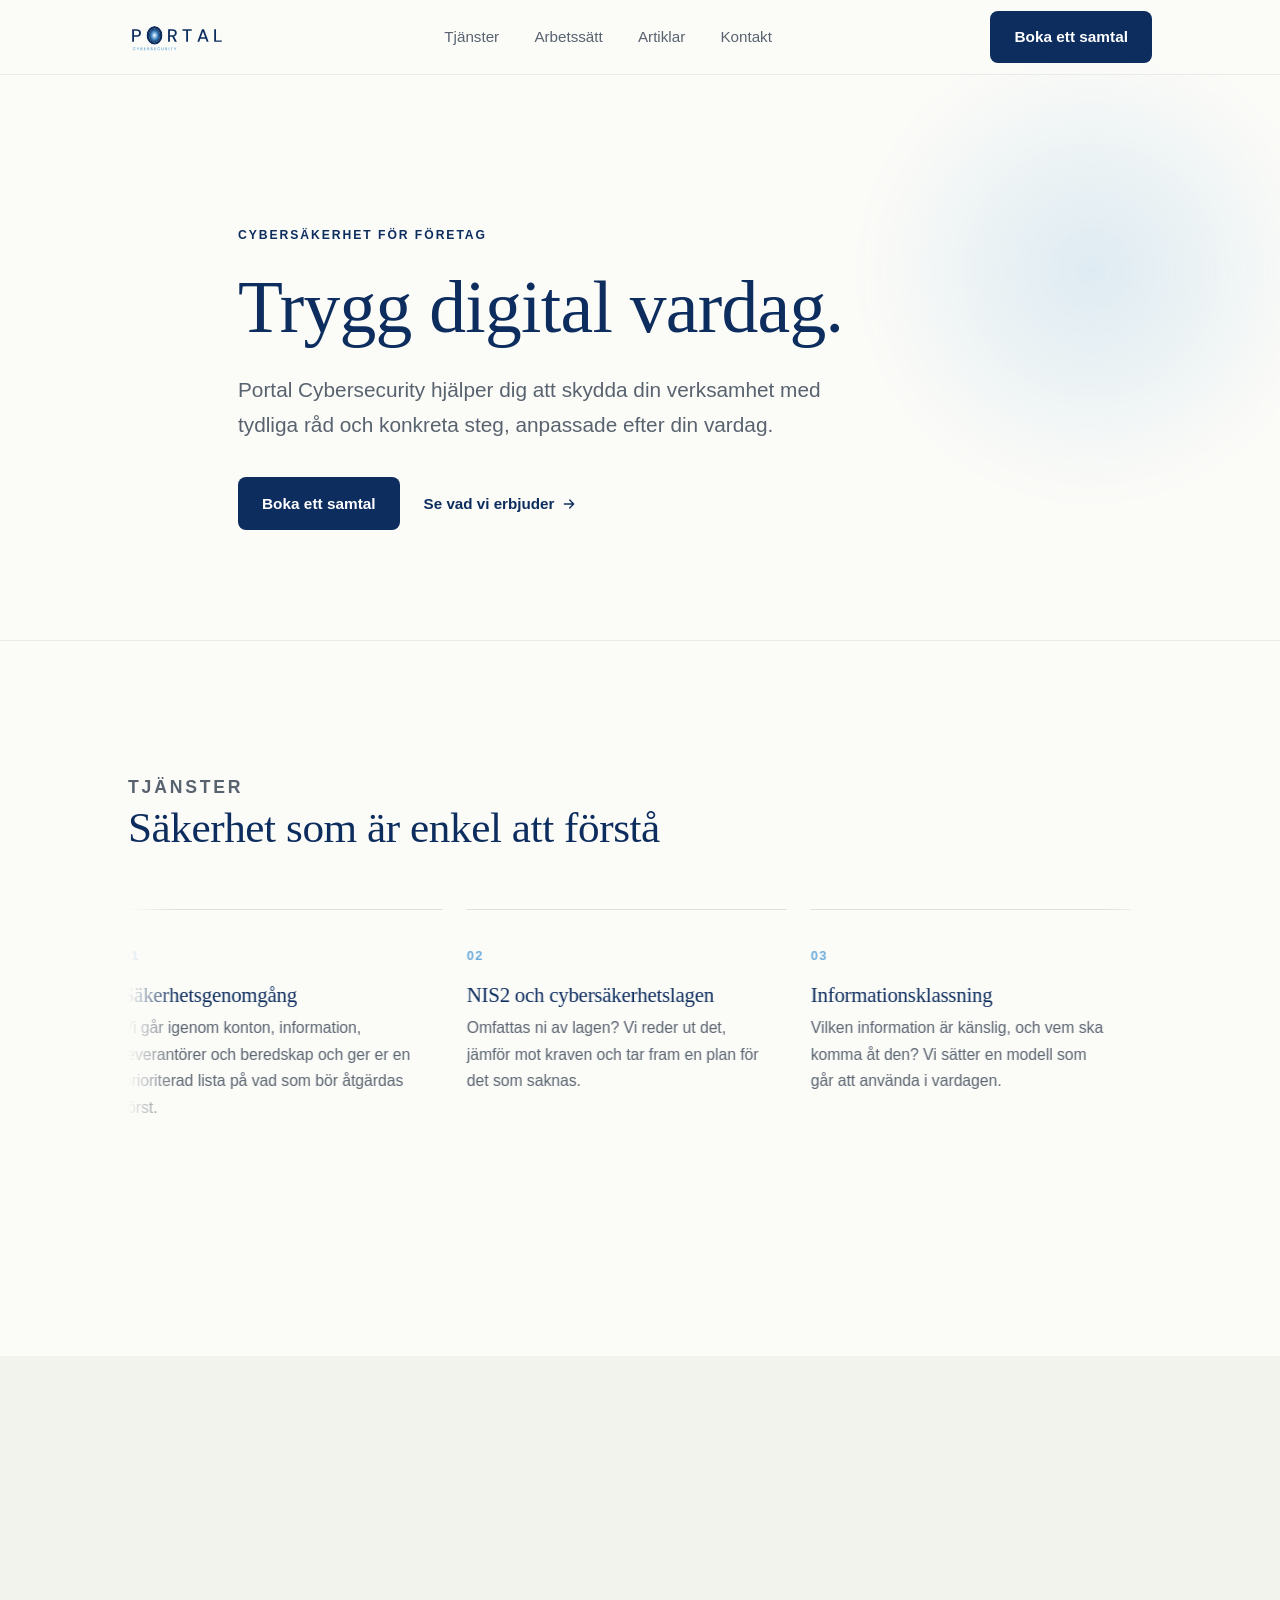
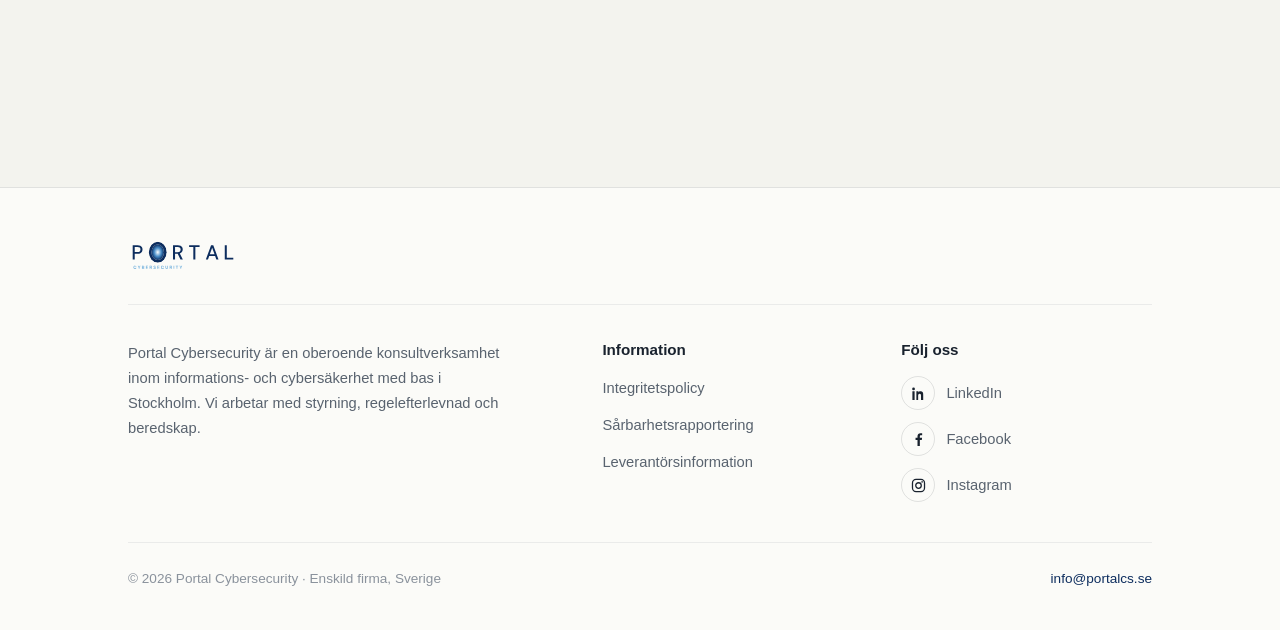
<file: index.html>
<!DOCTYPE html>
<html lang="sv">
<head>
  <meta charset="UTF-8">
  <meta http-equiv="Content-Security-Policy" content="default-src 'self'; script-src 'self'; style-src 'self'; font-src 'none'; img-src 'self'; connect-src 'none'; object-src 'none'; frame-src 'none'; base-uri 'self'; form-action 'none'; manifest-src 'self'; worker-src 'none'; media-src 'none'; upgrade-insecure-requests; require-trusted-types-for 'script'; trusted-types portal-html">
  <meta name="referrer" content="strict-origin-when-cross-origin">
  <meta name="viewport" content="width=device-width, initial-scale=1.0">
  <title>Portal Cybersecurity — Praktisk cybersäkerhet för företag</title>
	<link rel="canonical" href="https://portalcs.se/">

  <meta name="description" content="Portal Cybersecurity hjälper företag och privatpersoner med praktisk cybersäkerhet. Tydliga råd och konkreta steg, anpassade efter din vardag.">
  <meta property="og:title" content="Portal Cybersecurity">
  <meta property="og:description" content="Praktisk cybersäkerhet för företag och privatpersoner.">
  <meta property="og:type" content="website">
  <meta property="og:image" content="https://portalcs.se/bilder/og-image.png">

  <!-- Ikoner & mobilfärg -->
  <link rel="icon" href="bilder/favicon.svg" type="image/svg+xml">
  <link rel="icon" href="bilder/favicon.ico" sizes="32x32">
  <link rel="apple-touch-icon" href="bilder/apple-touch-icon.png">
  <link rel="manifest" href="site.webmanifest">
  <meta name="theme-color" content="#0d2d5e">

  <link rel="stylesheet" href="css/style.css">
  
</head>
<body>

  <div data-include="header"></div>

  <main>
    <!-- HERO -->
    <section class="hero">
      <div class="container">
        <p class="eyebrow reveal">Cybersäkerhet för företag</p>
        <h1 class="reveal">Trygg digital vardag.</h1>
        <p class="lead reveal">Portal Cybersecurity hjälper dig att skydda din verksamhet med tydliga råd och konkreta steg, anpassade efter din vardag.</p>
        <div class="hero-cta reveal">
          <a class="btn btn-primary" href="#kontakt">Boka ett samtal</a>
          <a class="link-arrow" href="#tjanster">Se vad vi erbjuder
            <svg viewBox="0 0 24 24" fill="none" stroke="currentColor" stroke-width="2" stroke-linecap="round" stroke-linejoin="round"><path d="M5 12h14M13 6l6 6-6 6"/></svg>
          </a>
        </div>
      </div>
    </section>

    <hr class="rule">

    <!-- TJÄNSTER -->
    <section id="tjanster">
      <div class="container" data-rail data-rail-speed="35">

        <div class="section-head reveal">
          <p class="eyebrow">Tjänster</p>
          <h2>Säkerhet som är enkel att förstå</h2>
        </div>

        <div class="rail-viewport" data-rail-viewport tabindex="0" role="group" aria-label="Våra tjänster">
          <div class="services services-rail" data-rail-track>

            <article class="service">
              <span class="num">01</span>
              <h3>Säkerhetsgenomgång</h3>
              <p>Vi går igenom konton, information, leverantörer och beredskap och ger er en prioriterad lista på vad som bör åtgärdas först.</p>
            </article>

            <article class="service">
              <span class="num">02</span>
              <h3>NIS2 och cybersäkerhetslagen</h3>
              <p>Omfattas ni av lagen? Vi reder ut det, jämför mot kraven och tar fram en plan för det som saknas.</p>
            </article>

            <article class="service">
              <span class="num">03</span>
              <h3>Informationsklassning</h3>
              <p>Vilken information är känslig, och vem ska komma åt den? Vi sätter en modell som går att använda i vardagen.</p>
            </article>

            <article class="service">
              <span class="num">04</span>
              <h3>Kontinuitet och incidenthantering</h3>
              <p>Frågan är inte om något går sönder, utan hur snabbt ni är igång igen. Vi tar fram planerna och testar dem innan de behövs.</p>
            </article>

            <article class="service">
              <span class="num">05</span>
              <h3>Policyer och rutiner</h3>
              <p>Styrande dokument som beskriver hur ni faktiskt arbetar, inte hyllvärmare. Konkreta och möjliga att följa.</p>
            </article>

            <article class="service">
              <span class="num">06</span>
              <h3>Säkerhetskrav vid inköp</h3>
              <p>Vi hjälper er ställa rätt krav på leverantörer och system, och att följa upp att kraven faktiskt uppfylls.</p>
            </article>

          </div>
        </div>

        <div class="rail-nav reveal">
          <button class="rail-btn" type="button" data-rail-prev aria-label="Bläddra bakåt">
            <svg viewBox="0 0 24 24" fill="none" stroke="currentColor" stroke-width="2" stroke-linecap="round" stroke-linejoin="round" aria-hidden="true"><path d="M19 12H5M11 18l-6-6 6-6"/></svg>
          </button>
          <button class="rail-btn" type="button" data-rail-toggle aria-pressed="false" aria-label="Pausa eller återuppta bläddringen">
            <svg class="icon-pause" viewBox="0 0 24 24" fill="none" stroke="currentColor" stroke-width="2" stroke-linecap="round" aria-hidden="true"><path d="M9 5v14M15 5v14"/></svg>
            <svg class="icon-play" viewBox="0 0 24 24" fill="currentColor" stroke="none" aria-hidden="true"><path d="M7 4.5l13 7.5-13 7.5z"/></svg>
          </button>
          <button class="rail-btn" type="button" data-rail-next aria-label="Bläddra framåt">
            <svg viewBox="0 0 24 24" fill="none" stroke="currentColor" stroke-width="2" stroke-linecap="round" stroke-linejoin="round" aria-hidden="true"><path d="M5 12h14M13 6l6 6-6 6"/></svg>
          </button>
        </div>
        
      </div>
    </section>

    <!-- ARBETSSÄTT -->
    <section id="arbetssatt" class="alt-bg">
      <div class="container">
        <div class="section-head reveal">
          <p class="eyebrow">Arbetssätt</p>
          <h2>Tydligt, prioriterat och utan genvägar</h2>
        </div>
        <div class="principles">
          <div class="principle reveal">
            <div class="tick"><svg viewBox="0 0 24 24" fill="none" stroke="currentColor" stroke-width="2" stroke-linecap="round" stroke-linejoin="round"><path d="M20 6 9 17l-5-5"/></svg></div>
            <h3>Tydlighet</h3>
            <p>Råd utan teknisk jargong. Du ska förstå vad vi gör och varför.</p>
          </div>
          <div class="principle reveal">
            <div class="tick"><svg viewBox="0 0 24 24" fill="none" stroke="currentColor" stroke-width="2" stroke-linecap="round" stroke-linejoin="round"><path d="M20 6 9 17l-5-5"/></svg></div>
            <h3>Det viktigaste först</h3>
            <p>Vi börjar med åtgärderna som ger störst effekt — inte de dyraste.</p>
          </div>
          <div class="principle reveal">
            <div class="tick"><svg viewBox="0 0 24 24" fill="none" stroke="currentColor" stroke-width="2" stroke-linecap="round" stroke-linejoin="round"><path d="M20 6 9 17l-5-5"/></svg></div>
            <h3>Grundat i riktlinjer</h3>
            <p>Lösningar som vilar på etablerade riktlinjer och sunt förnuft.</p>
          </div>
        </div>
      </div>
    </section>

    <!-- SENASTE ARTIKLAR -->
    <section>
      <div class="container">
        <div class="section-head reveal">
          <p class="eyebrow">Artiklar</p>
          <h2>Kunskap att ta med sig</h2>
        </div>
        <div class="article-list" data-latest-articles="3"></div>
        <div class="reveal articles-more">
          <a class="link-arrow" href="artiklar.html">Alla artiklar
            <svg viewBox="0 0 24 24" fill="none" stroke="currentColor" stroke-width="2" stroke-linecap="round" stroke-linejoin="round"><path d="M5 12h14M13 6l6 6-6 6"/></svg>
          </a>
        </div>
      </div>
    </section>

    <!-- KONTAKT -->
    <section id="kontakt" class="contact alt-bg">
      <div class="container">
        <p class="eyebrow reveal">Kontakt</p>
        <h2 class="reveal">Vill du komma igång?</h2>
        <p class="reveal">Boka ett samtal så går vi igenom dina behov tillsammans.</p>
        <div class="reveal"><a class="btn btn-primary" href="mailto:info@portalcs.se">Skicka ett mejl</a></div>
      </div>
    </section>
  </main>

  <div data-include="footer"></div>

  <script src="js/partials.js"></script>
  <script src="js/articles.js"></script>
  <script src="js/main.js"></script>
</body>
</html>
</file>
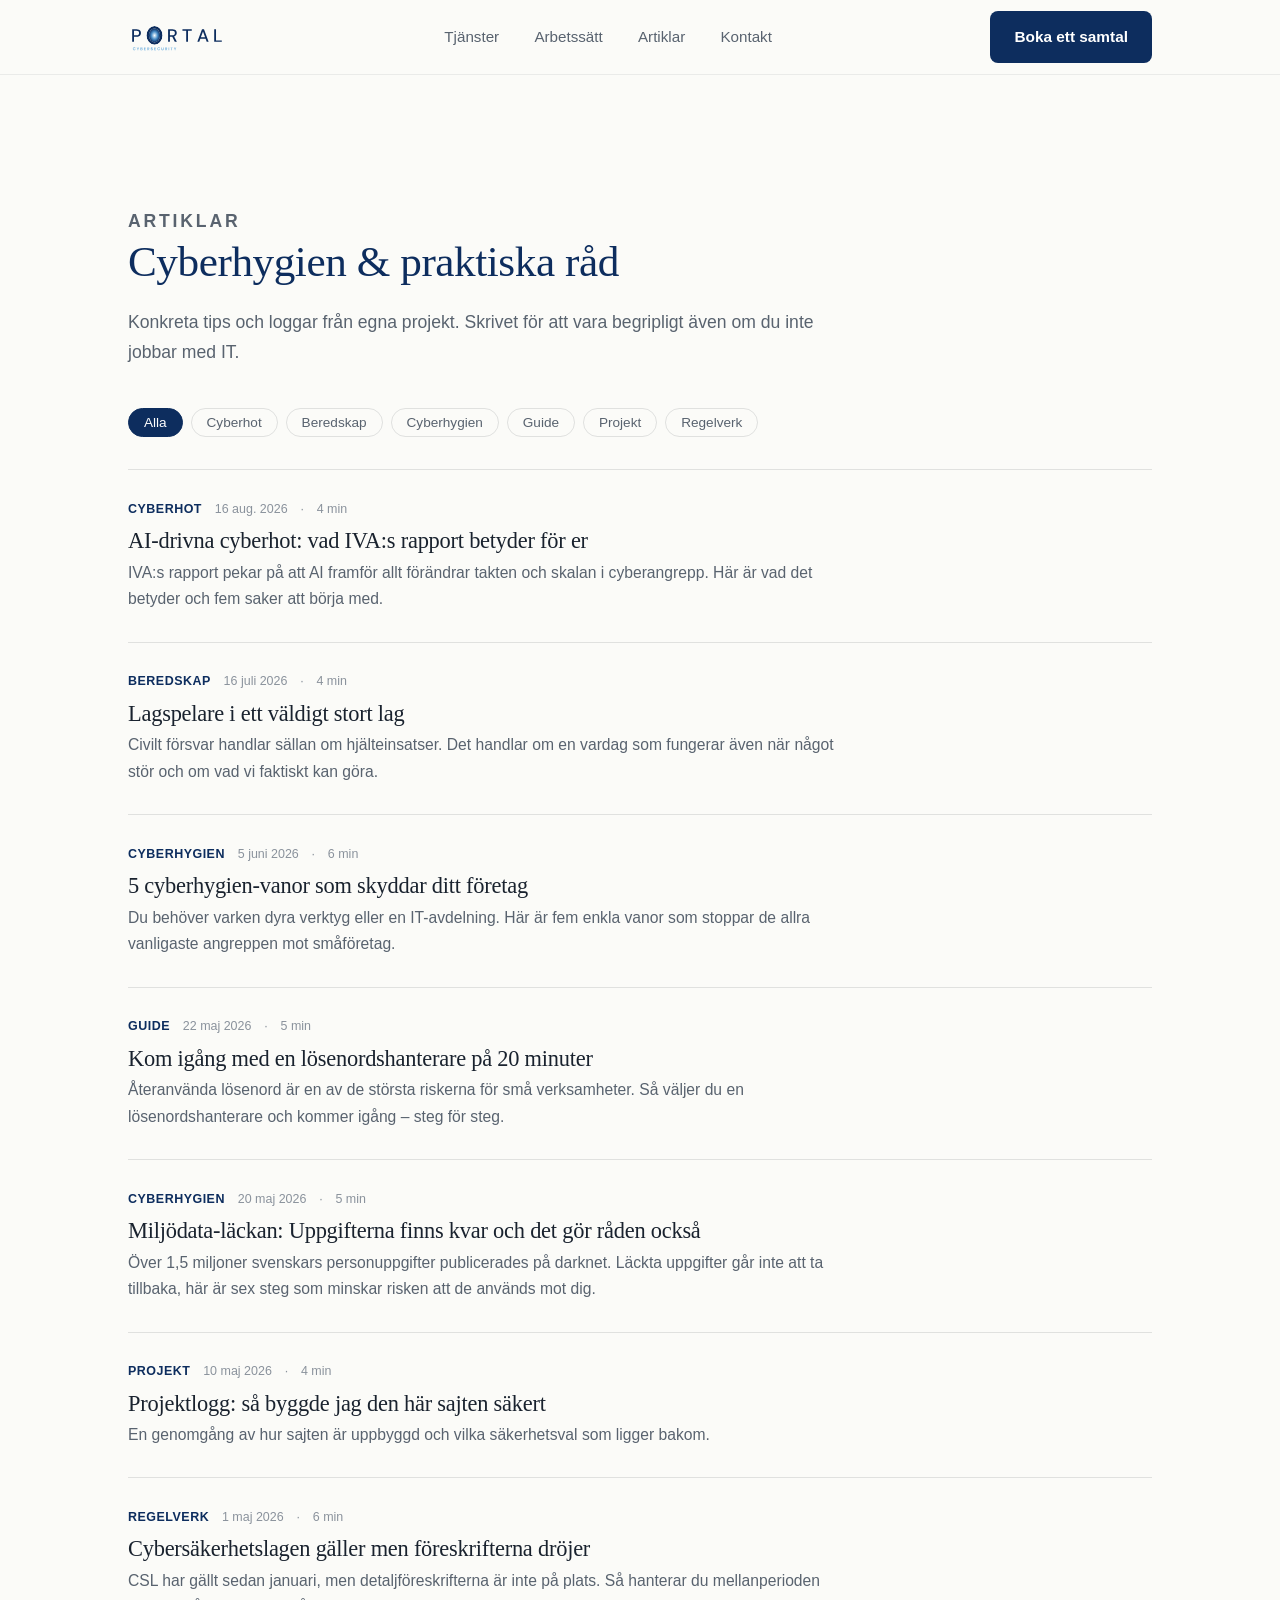
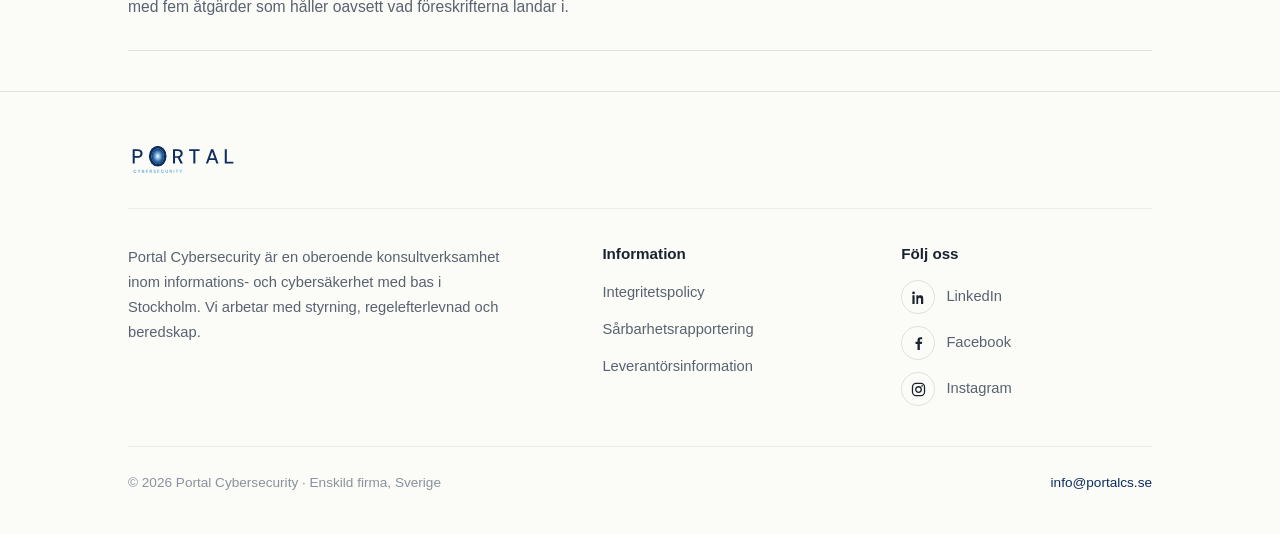
<file: artiklar.html>
<!DOCTYPE html>
<html lang="sv">
<head>
  <meta charset="UTF-8">
  <meta http-equiv="Content-Security-Policy" content="default-src 'self'; script-src 'self'; style-src 'self'; font-src 'none'; img-src 'self'; connect-src 'none'; object-src 'none'; frame-src 'none'; base-uri 'self'; form-action 'none'; manifest-src 'self'; worker-src 'none'; media-src 'none'; upgrade-insecure-requests; require-trusted-types-for 'script'; trusted-types portal-html">
  <meta name="referrer" content="strict-origin-when-cross-origin">
  <meta name="viewport" content="width=device-width, initial-scale=1.0">
  <title>Artiklar — Portal Cybersecurity</title>
	<link rel="canonical" href="https://portalcs.se/artiklar.html">

  <meta property="og:description" content="Artiklar om cyberhygien, praktiska säkerhetstips och it-säkerhet från Portal Cybersecurity.">
  <meta property="og:title" content="Artiklar — Portal Cybersecurity">
  <meta property="og:image" content="https://portalcs.se/bilder/og-image.png">
  <meta property="og:type" content="website">

  <meta name="description" content="Artiklar om cyberhygien, praktiska säkerhetstips och projektloggar från Portal Cybersecurity.">

  <!-- Ikoner & mobilfärg -->
  <link rel="icon" href="bilder/favicon.svg" type="image/svg+xml">
  <link rel="icon" href="bilder/favicon.ico" sizes="32x32">
  <link rel="apple-touch-icon" href="bilder/apple-touch-icon.png">
  <link rel="manifest" href="site.webmanifest">
  <meta name="theme-color" content="#0d2d5e">

  <link rel="stylesheet" href="css/style.css">
</head>
<body>

  <div data-include="header"></div>

  <main>
    <section class="articles-section">
      <div class="container">
        <div class="section-head reveal section-head--compact">
          <p class="eyebrow">Artiklar</p>
          <h2>Cyberhygien &amp; praktiska råd</h2>
          <p>Konkreta tips och loggar från egna projekt. Skrivet för att vara begripligt även om du inte jobbar med IT.</p>
        </div>
        <div class="filters" data-filters></div>
        <div class="article-list" data-all-articles></div>
      </div>
    </section>
  </main>

  <div data-include="footer"></div>

  <script src="js/partials.js"></script>
  <script src="js/articles.js"></script>
  <script src="js/main.js"></script>
</body>
</html>
</file>
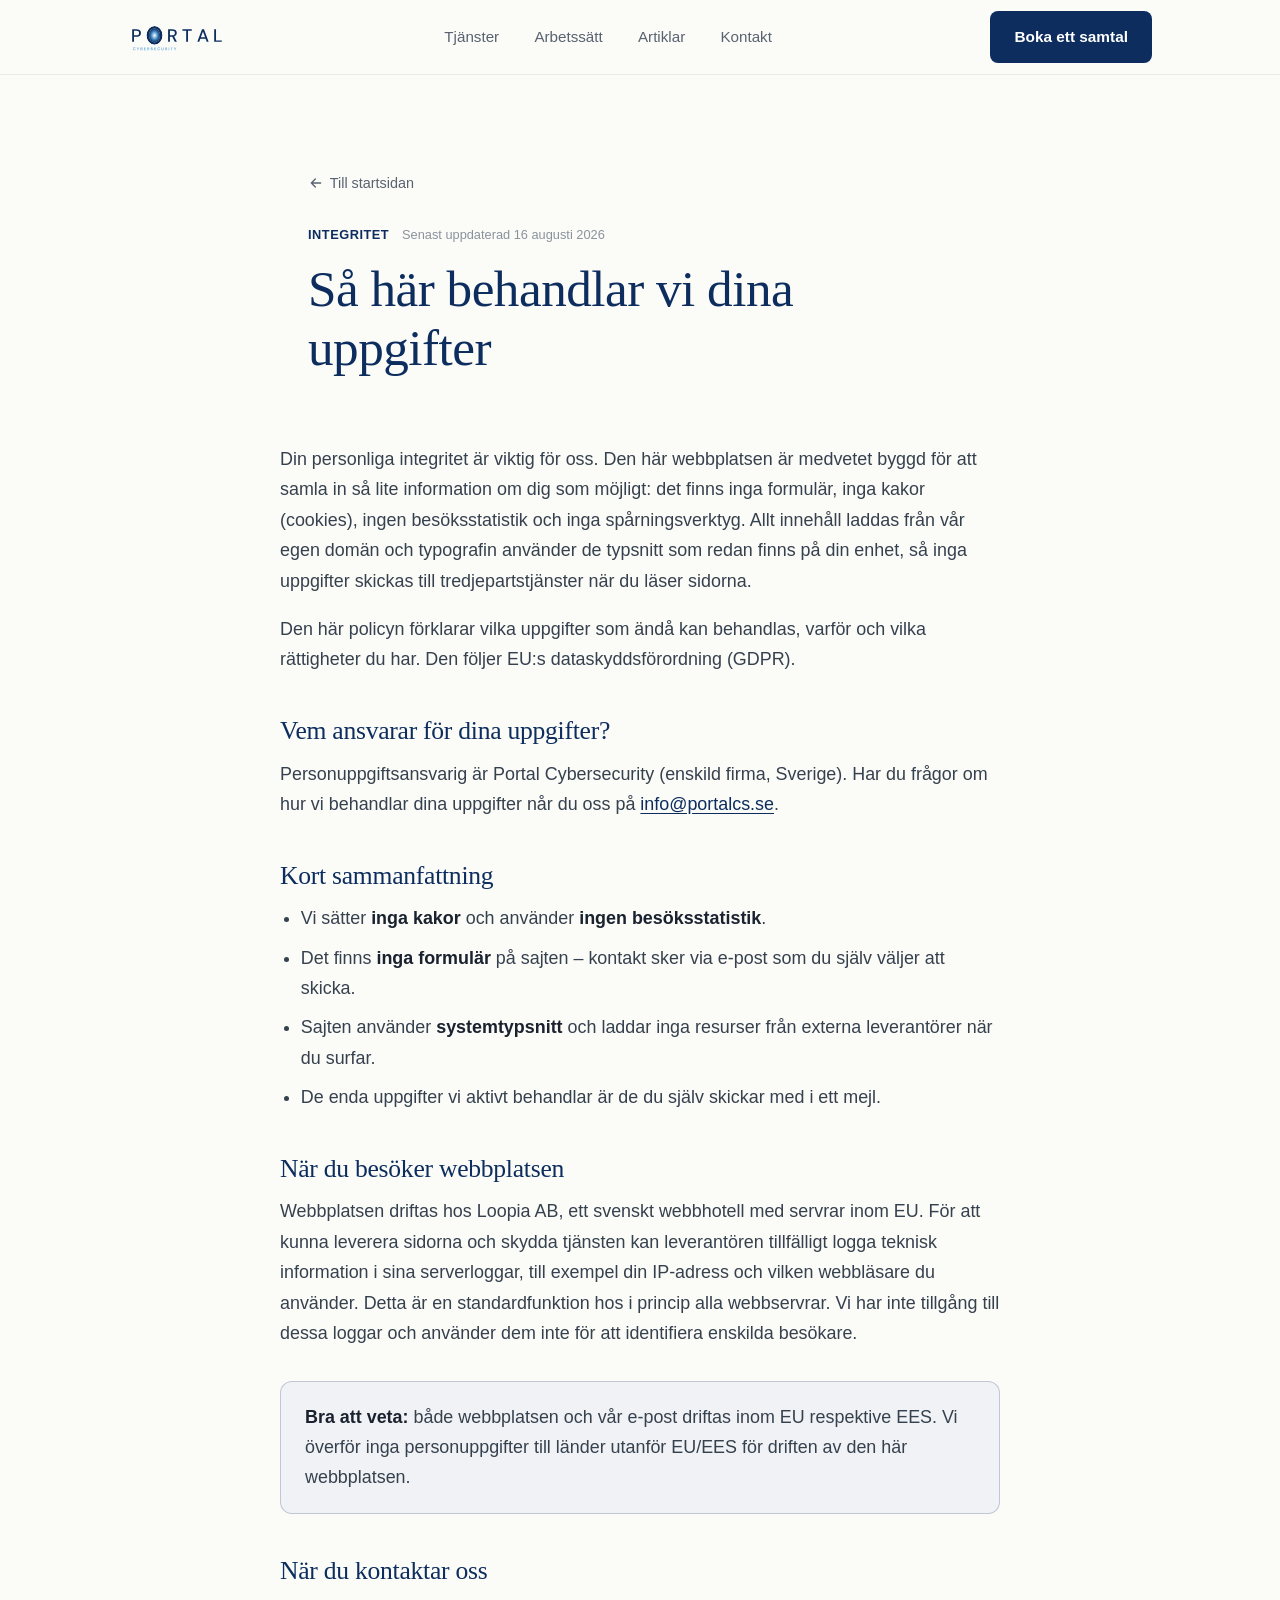
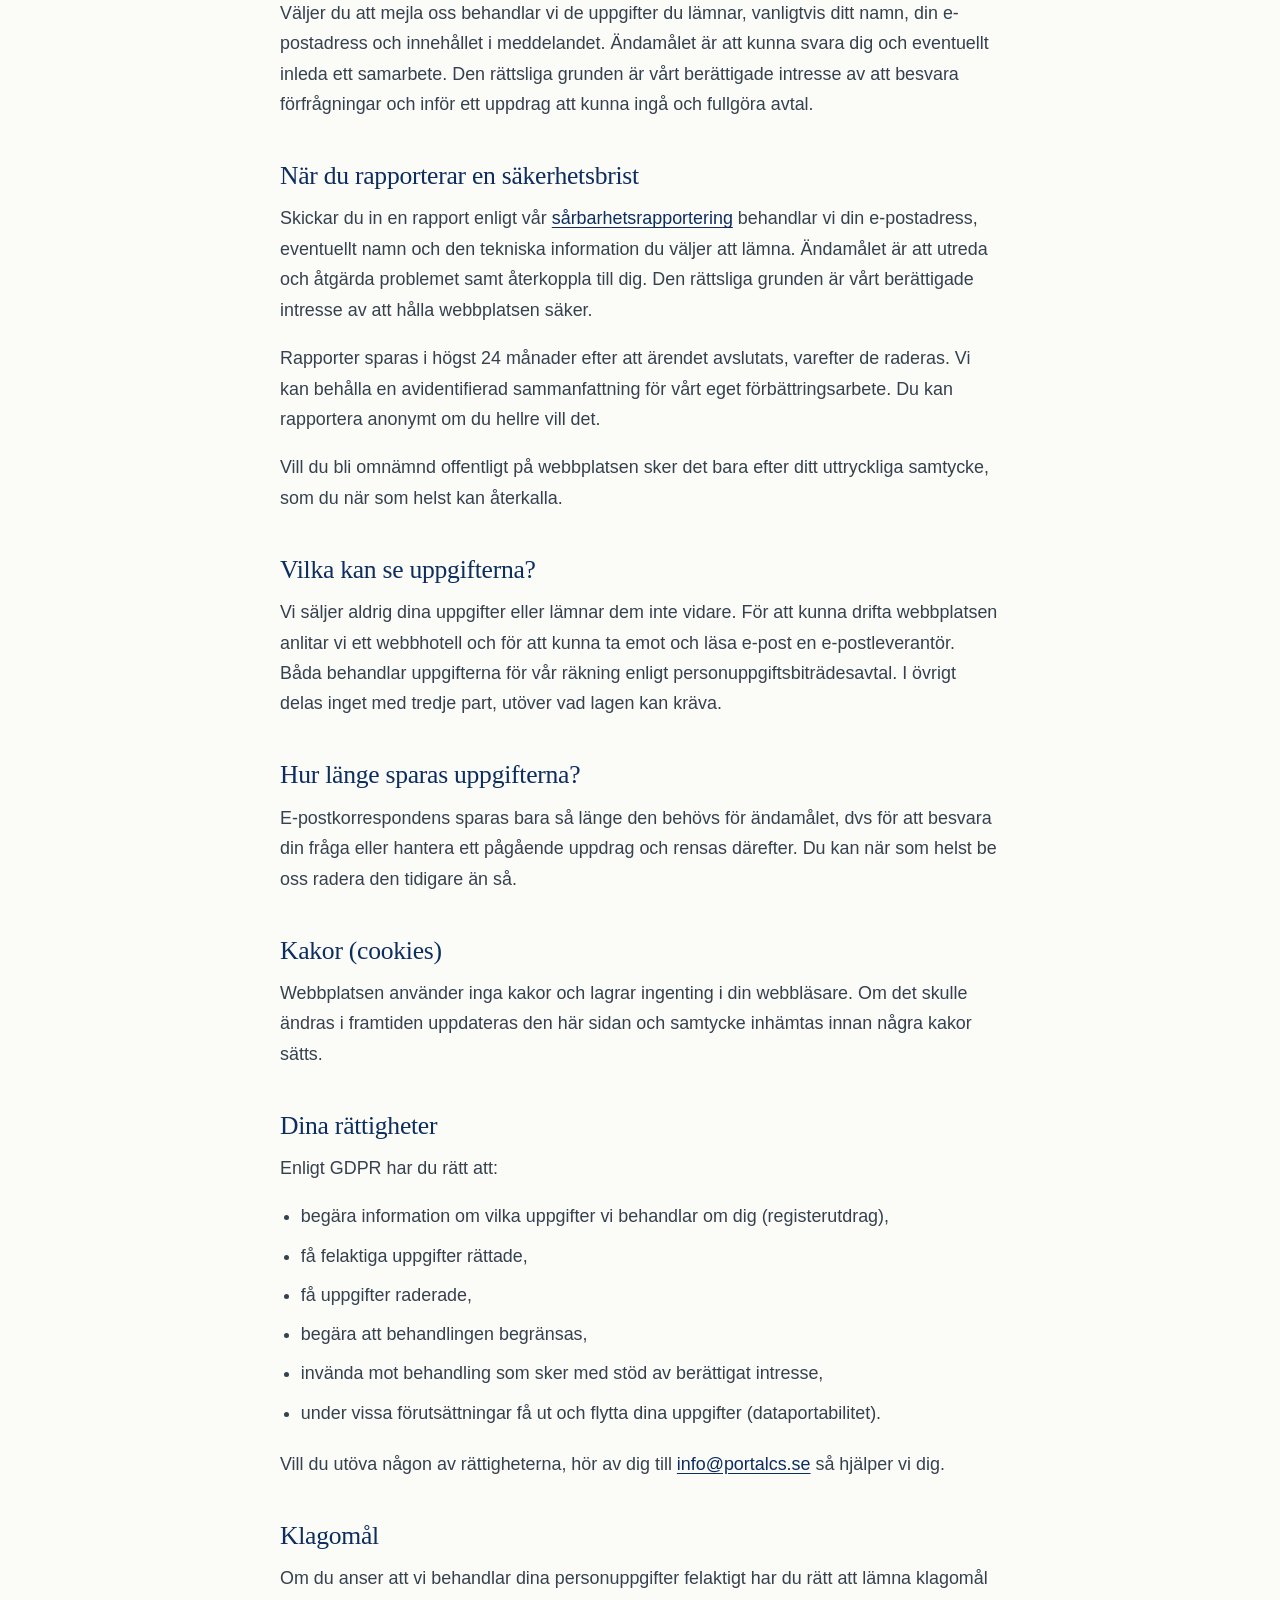
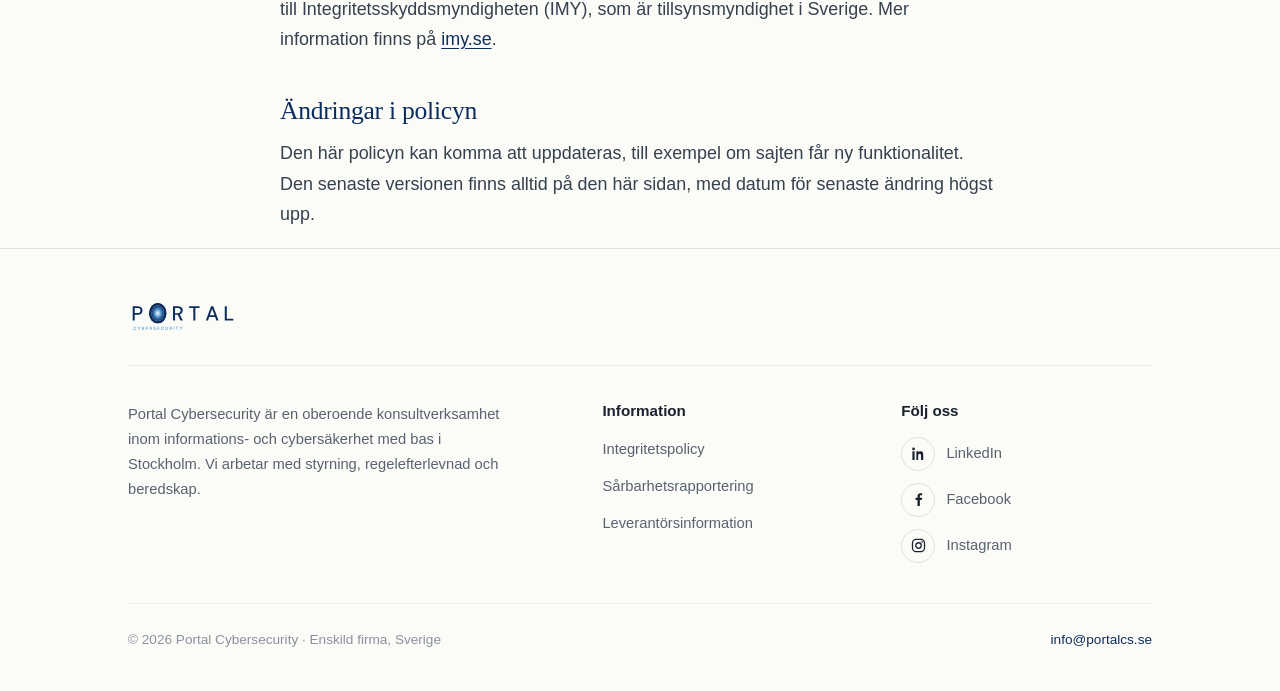
<file: integritetspolicy.html>
<!DOCTYPE html>
<html lang="sv">
<head>
  <meta charset="UTF-8">
  <meta http-equiv="Content-Security-Policy" content="default-src 'self'; script-src 'self'; style-src 'self'; font-src 'none'; img-src 'self'; connect-src 'none'; object-src 'none'; frame-src 'none'; base-uri 'self'; form-action 'none'; manifest-src 'self'; worker-src 'none'; media-src 'none'; upgrade-insecure-requests; require-trusted-types-for 'script'; trusted-types portal-html">
  <meta name="referrer" content="strict-origin-when-cross-origin">
  <meta name="viewport" content="width=device-width, initial-scale=1.0">
  <title>Så här behandlar vi dina uppgifter — Portal Cybersecurity</title>
	<link rel="canonical" href="https://portalcs.se/integritetspolicy.html">

  <meta name="description" content="Integritetspolicy för Portal Cybersecurity. Så här behandlar vi dina personuppgifter, kort sagt: så lite som möjligt.">
  <meta property="og:title" content="Så här behandlar vi dina uppgifter — Portal Cybersecurity">
  <meta property="og:description" content="Integritetspolicy för Portal Cybersecurity.">
  <meta property="og:type" content="website">
  <meta property="og:image" content="https://portalcs.se/bilder/og-image.png">

  <!-- Ikoner & mobilfärg -->
  <link rel="icon" href="bilder/favicon.svg" type="image/svg+xml">
  <link rel="icon" href="bilder/favicon.ico" sizes="32x32">
  <link rel="apple-touch-icon" href="bilder/apple-touch-icon.png">
  <link rel="manifest" href="site.webmanifest">
  <meta name="theme-color" content="#0d2d5e">

  <link rel="stylesheet" href="css/style.css">
</head>
<body>

  <div data-include="header"></div>

  <main>
    <article>
      <div class="article-hero">
        <div class="container">
          <a class="back-link" href="index.html">
            <svg viewBox="0 0 24 24" fill="none" stroke="currentColor" stroke-width="2" stroke-linecap="round" stroke-linejoin="round"><path d="M19 12H5M11 18l-6-6 6-6"/></svg>
            Till startsidan
          </a>
          <div class="article-meta">
            <span class="tag">Integritet</span>
            <span>Senast uppdaterad 16 augusti 2026</span>
          </div>
          <h1>Så här behandlar vi dina uppgifter</h1>
        </div>
      </div>

      <div class="container">
        <div class="prose">
          <p>Din personliga integritet är viktig för oss. Den här webbplatsen är medvetet byggd för att samla in så lite information om dig som möjligt: det finns inga formulär, inga kakor (cookies), ingen besöksstatistik och inga spårningsverktyg. Allt innehåll laddas från vår egen domän och typografin använder de typsnitt som redan finns på din enhet, så inga uppgifter skickas till tredjepartstjänster när du läser sidorna.</p>

          <p>Den här policyn förklarar vilka uppgifter som ändå kan behandlas, varför och vilka rättigheter du har. Den följer EU:s dataskyddsförordning (GDPR).</p>

          <h2>Vem ansvarar för dina uppgifter?</h2>
          <p>Personuppgiftsansvarig är Portal Cybersecurity (enskild firma, Sverige). Har du frågor om hur vi behandlar dina uppgifter når du oss på <a href="mailto:info@portalcs.se">info@portalcs.se</a>.</p>

          <h2>Kort sammanfattning</h2>
          <ul>
            <li>Vi sätter <strong>inga kakor</strong> och använder <strong>ingen besöksstatistik</strong>.</li>
            <li>Det finns <strong>inga formulär</strong> på sajten – kontakt sker via e-post som du själv väljer att skicka.</li>
            <li>Sajten använder <strong>systemtypsnitt</strong> och laddar inga resurser från externa leverantörer när du surfar.</li>
            <li>De enda uppgifter vi aktivt behandlar är de du själv skickar med i ett mejl.</li>
          </ul>

          <h2>När du besöker webbplatsen</h2>
          <p>Webbplatsen driftas hos Loopia AB, ett svenskt webbhotell med servrar inom EU. För att kunna leverera sidorna och skydda tjänsten kan leverantören tillfälligt logga teknisk information i sina serverloggar, till exempel din IP-adress och vilken webbläsare du använder. Detta är en standardfunktion hos i princip alla webbservrar. Vi har inte tillgång till dessa loggar och använder dem inte för att identifiera enskilda besökare.</p>

          <div class="callout">
            <p><strong>Bra att veta:</strong> både webbplatsen och vår e-post driftas inom EU respektive EES. Vi överför inga personuppgifter till länder utanför EU/EES för driften av den här webbplatsen.</p>
          </div>

          <h2>När du kontaktar oss</h2>
          <p>Väljer du att mejla oss behandlar vi de uppgifter du lämnar, vanligtvis ditt namn, din e-postadress och innehållet i meddelandet. Ändamålet är att kunna svara dig och eventuellt inleda ett samarbete. Den rättsliga grunden är vårt berättigade intresse av att besvara förfrågningar och inför ett uppdrag att kunna ingå och fullgöra avtal.</p>

          <h2>När du rapporterar en säkerhetsbrist</h2>
          <p>Skickar du in en rapport enligt vår <a href="sarbarhetsrapportering.html">sårbarhetsrapportering</a> behandlar vi din e-postadress, eventuellt namn och den tekniska information du väljer att lämna. Ändamålet är att utreda och åtgärda problemet samt återkoppla till dig. Den rättsliga grunden är vårt berättigade intresse av att hålla webbplatsen säker.</p>
          <p>Rapporter sparas i högst 24 månader efter att ärendet avslutats, varefter de raderas. Vi kan behålla en avidentifierad sammanfattning för vårt eget förbättringsarbete. Du kan rapportera anonymt om du hellre vill det.</p>
          <p>Vill du bli omnämnd offentligt på webbplatsen sker det bara efter ditt uttryckliga samtycke, som du när som helst kan återkalla.</p>

          <h2>Vilka kan se uppgifterna?</h2>
          <p>Vi säljer aldrig dina uppgifter eller lämnar dem inte vidare. För att kunna drifta webbplatsen anlitar vi ett webbhotell och för att kunna ta emot och läsa e-post en e-postleverantör. Båda behandlar uppgifterna för vår räkning enligt personuppgiftsbiträdesavtal. I övrigt delas inget med tredje part, utöver vad lagen kan kräva.</p>

          <h2>Hur länge sparas uppgifterna?</h2>
          <p>E-postkorrespondens sparas bara så länge den behövs för ändamålet, dvs för att besvara din fråga eller hantera ett pågående uppdrag och rensas därefter. Du kan när som helst be oss radera den tidigare än så.</p>

          <h2>Kakor (cookies)</h2>
          <p>Webbplatsen använder inga kakor och lagrar ingenting i din webbläsare. Om det skulle ändras i framtiden uppdateras den här sidan och samtycke inhämtas innan några kakor sätts.</p>

          <h2>Dina rättigheter</h2>
          <p>Enligt GDPR har du rätt att:</p>
          <ul>
            <li>begära information om vilka uppgifter vi behandlar om dig (registerutdrag),</li>
            <li>få felaktiga uppgifter rättade,</li>
            <li>få uppgifter raderade,</li>
            <li>begära att behandlingen begränsas,</li>
            <li>invända mot behandling som sker med stöd av berättigat intresse,</li>
            <li>under vissa förutsättningar få ut och flytta dina uppgifter (dataportabilitet).</li>
          </ul>
          <p>Vill du utöva någon av rättigheterna, hör av dig till <a href="mailto:info@portalcs.se">info@portalcs.se</a> så hjälper vi dig.</p>

          <h2>Klagomål</h2>
          <p>Om du anser att vi behandlar dina personuppgifter felaktigt har du rätt att lämna klagomål till Integritetsskyddsmyndigheten (IMY), som är tillsynsmyndighet i Sverige. Mer information finns på <a href="https://www.imy.se" rel="noopener noreferrer">imy.se</a>.</p>

          <h2>Ändringar i policyn</h2>
          <p>Den här policyn kan komma att uppdateras, till exempel om sajten får ny funktionalitet. Den senaste versionen finns alltid på den här sidan, med datum för senaste ändring högst upp.</p>
        </div>
      </div>
    </article>
  </main>

  <div data-include="footer"></div>

  <script src="js/partials.js"></script>
  <script src="js/main.js"></script>
</body>
</html>
</file>
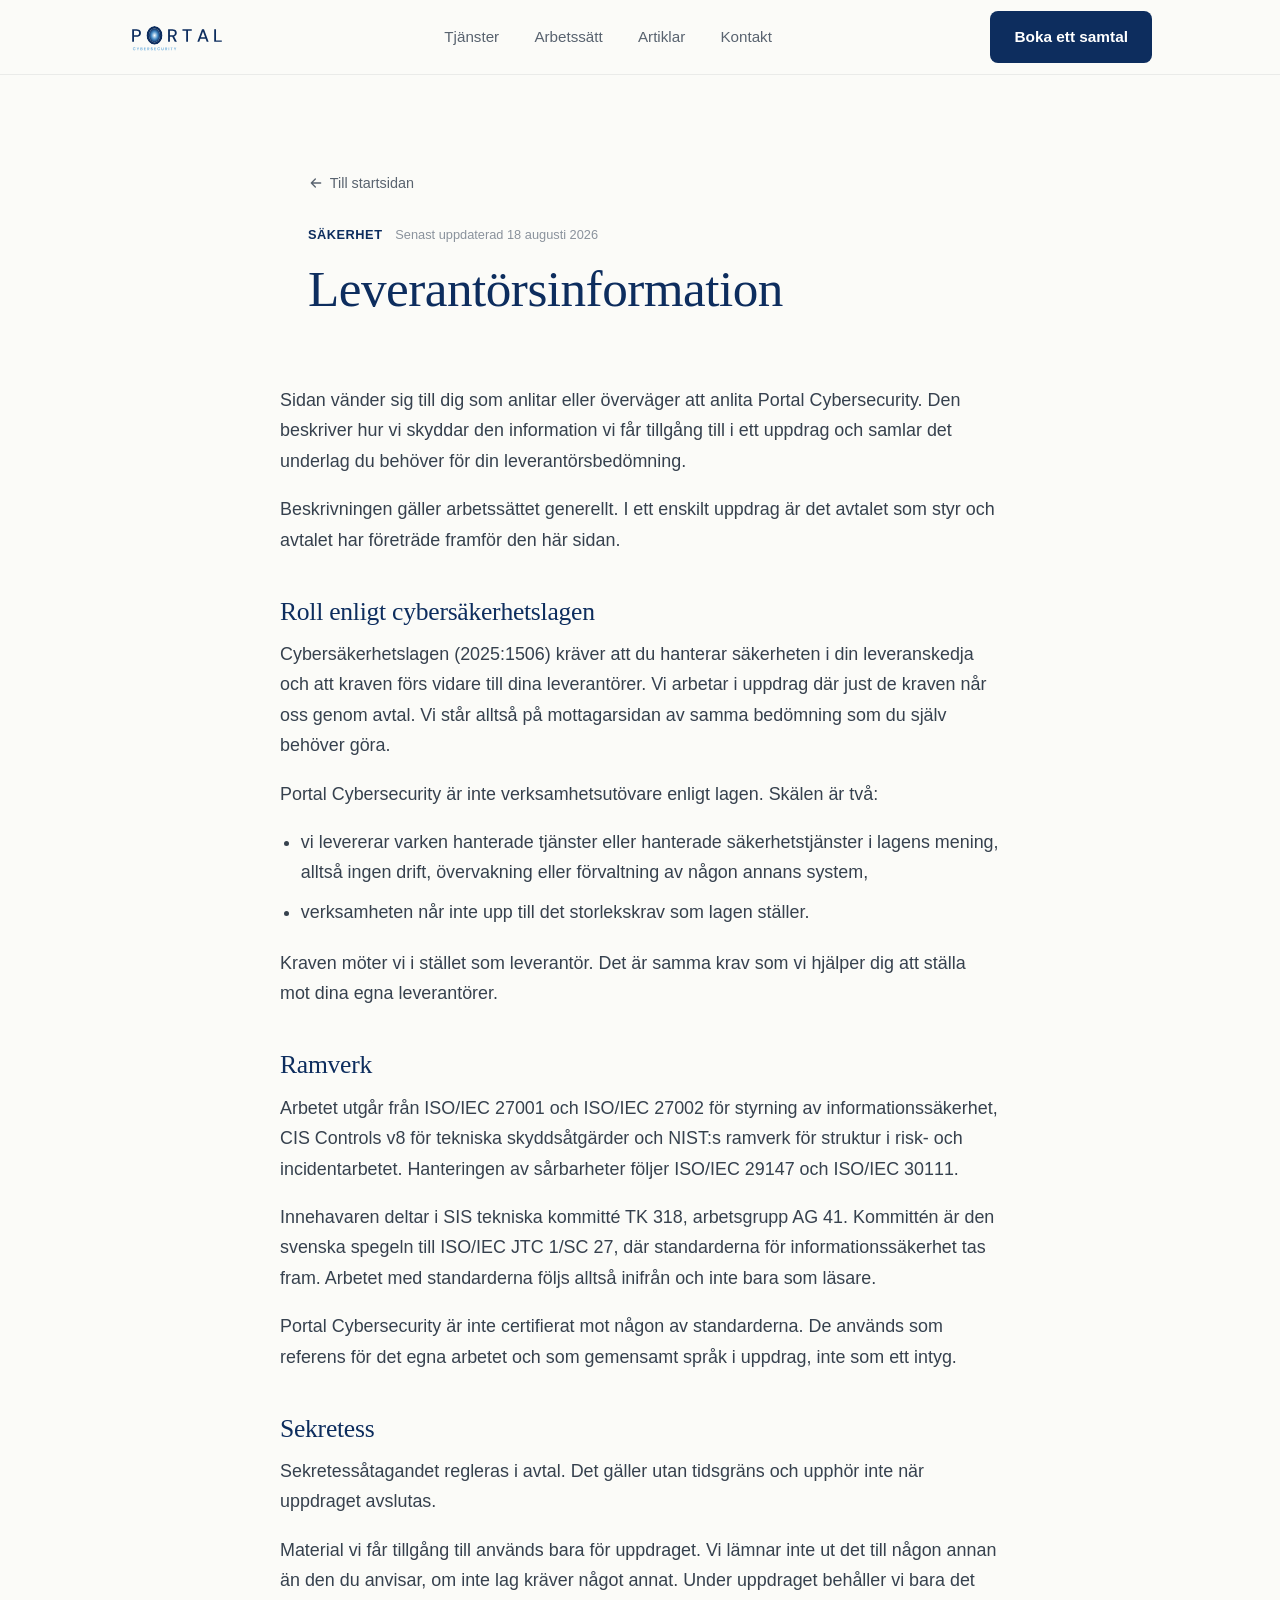
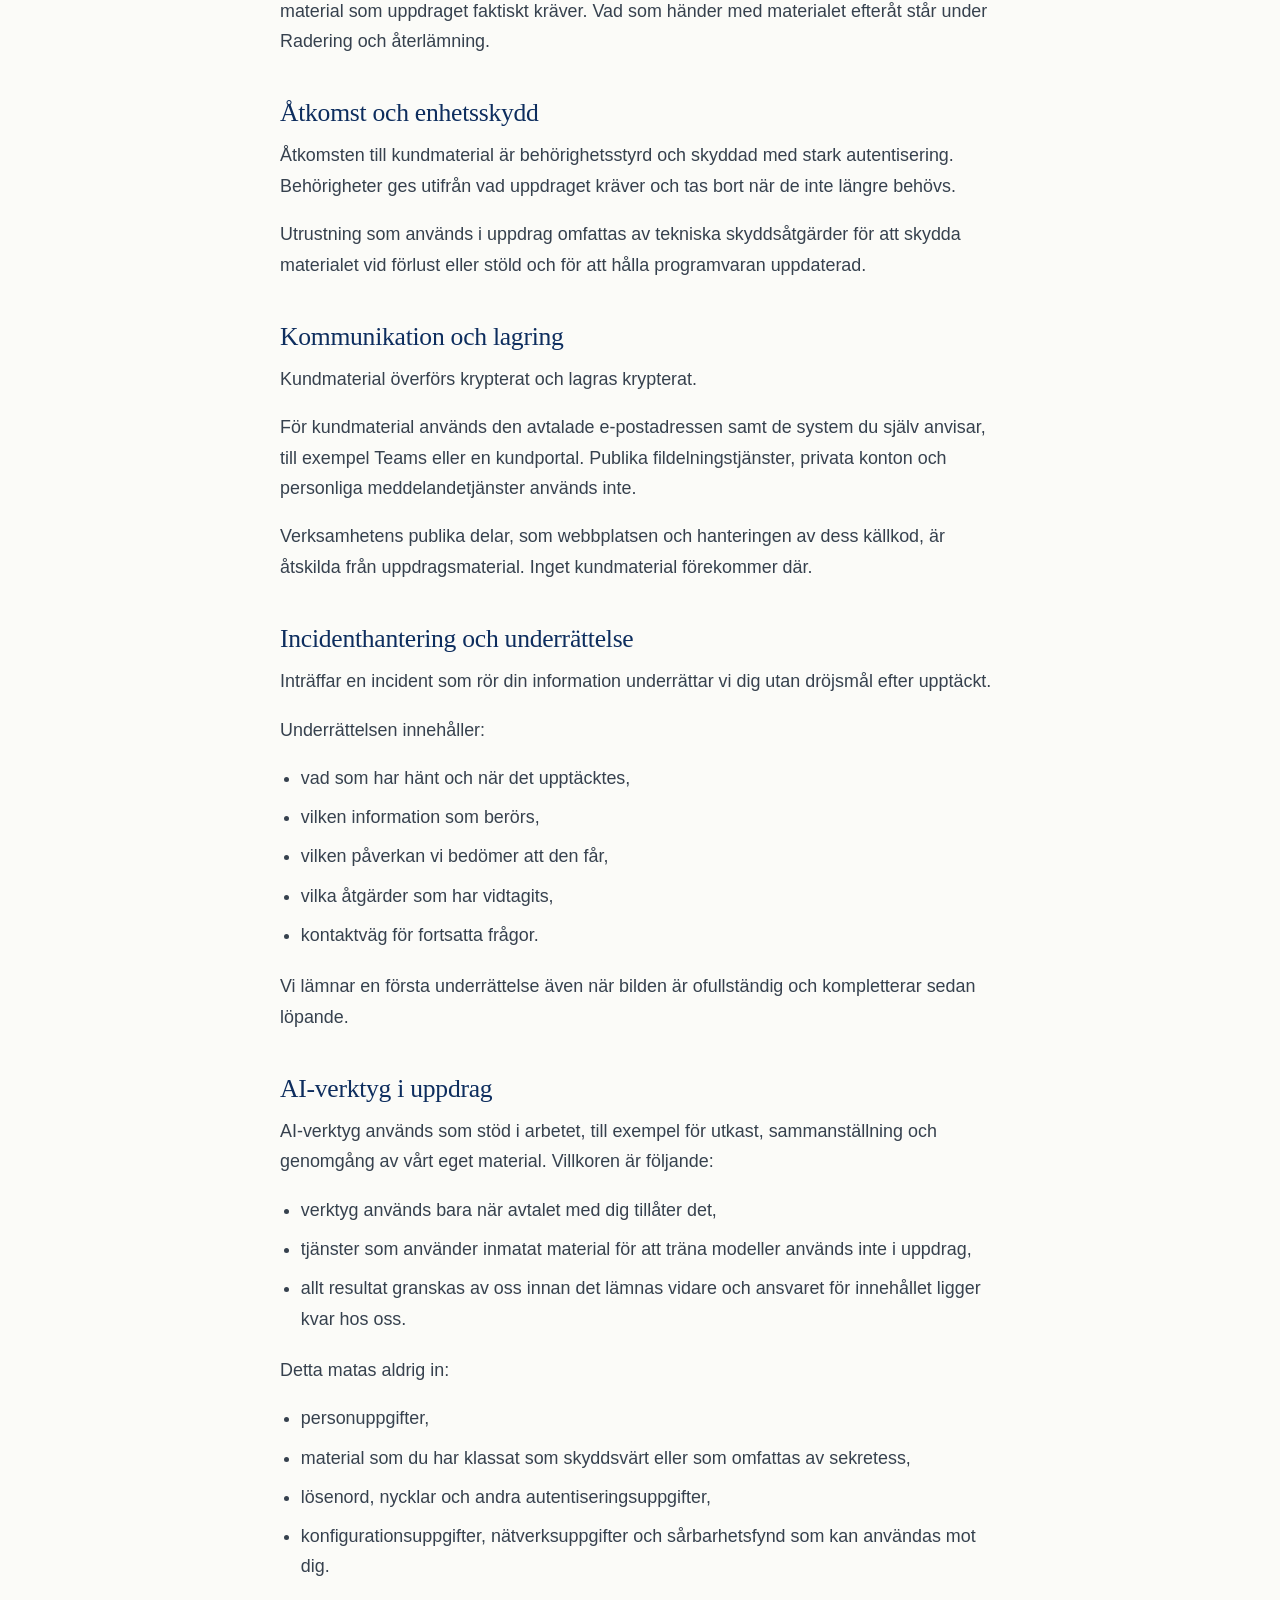
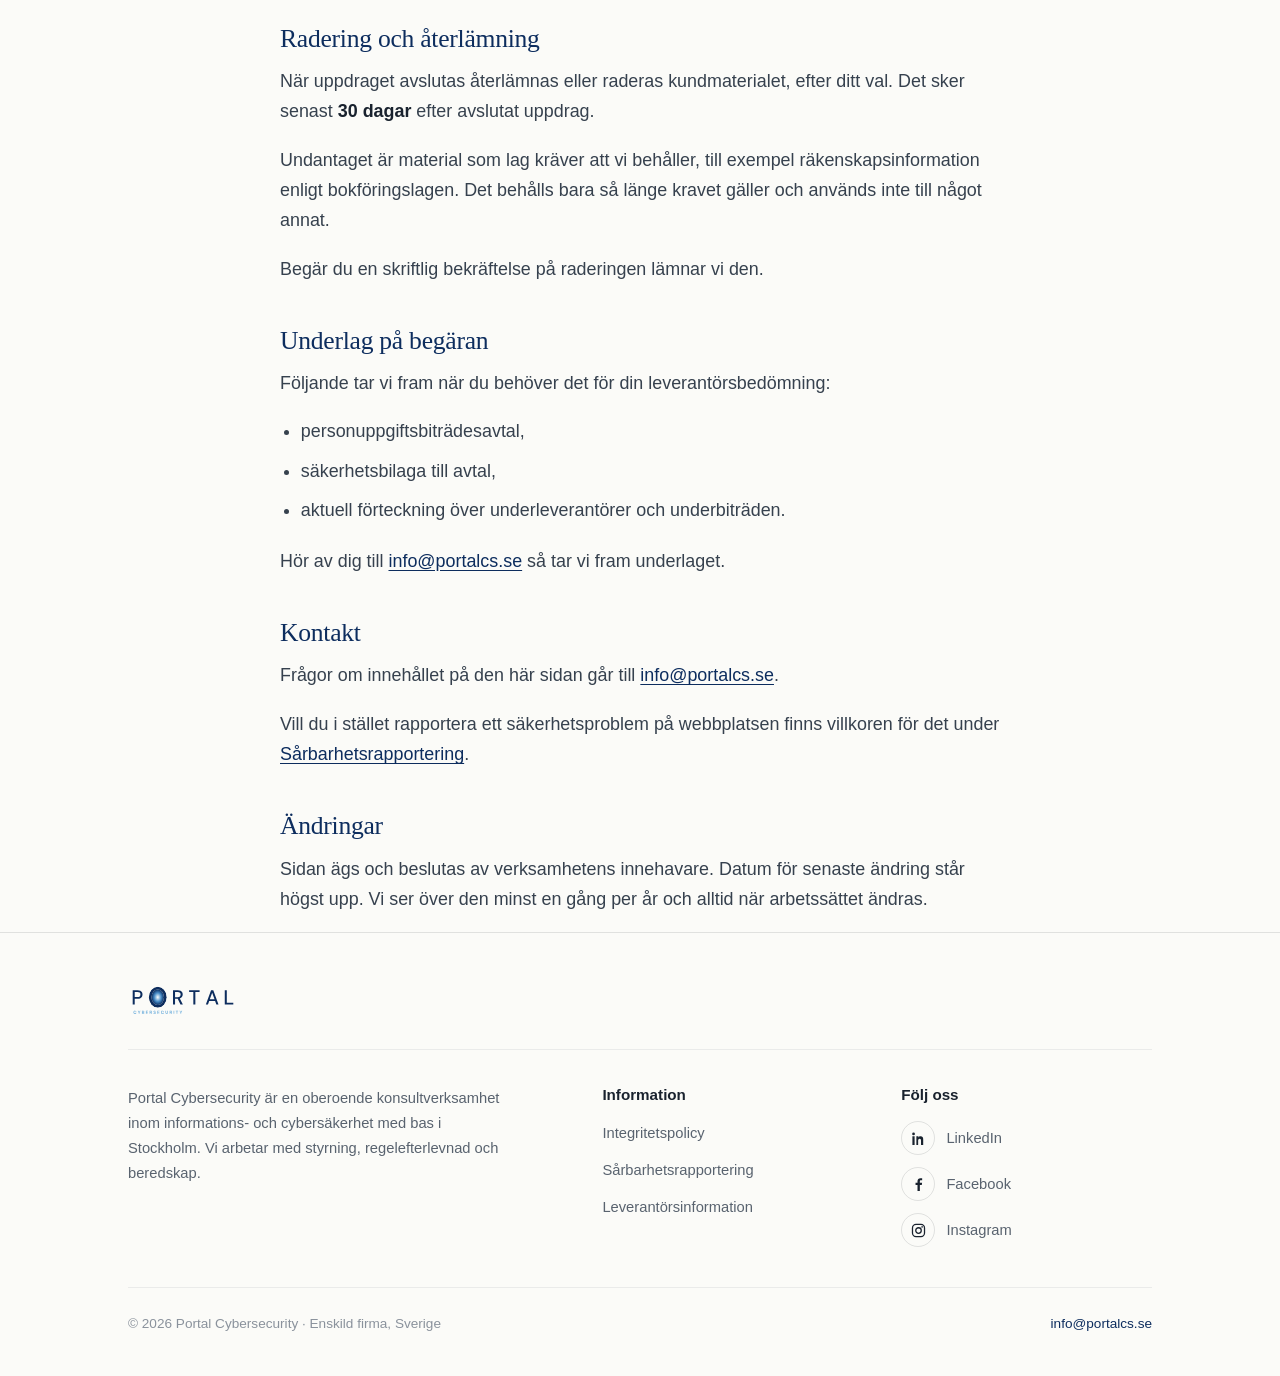
<file: leverantorsinfo.html>
<!DOCTYPE html>
<html lang="sv">
<head>
<meta charset="UTF-8">
<meta http-equiv="Content-Security-Policy" content="default-src 'self'; script-src 'self'; style-src 'self'; font-src 'none'; img-src 'self'; connect-src 'none'; object-src 'none'; frame-src 'none'; base-uri 'self'; form-action 'none'; manifest-src 'self'; worker-src 'none'; media-src 'none'; upgrade-insecure-requests; require-trusted-types-for 'script'; trusted-types portal-html">
<meta name="referrer" content="strict-origin-when-cross-origin">
<meta name="viewport" content="width=device-width, initial-scale=1.0">
<title>Leverantörsinformation — Portal Cybersecurity</title>
<link rel="canonical" href="https://portalcs.se/leverantorsinfo.html">

<meta name="description" content="Underlag för leverantörsbedömning av Portal Cybersecurity. Roll enligt cybersäkerhetslagen, ramverk, sekretess, incidenthantering och radering av kundmaterial.">
<meta property="og:title" content="Leverantörsinformation — Portal Cybersecurity">
<meta property="og:description" content="Underlag för leverantörsbedömning av Portal Cybersecurity.">
<meta property="og:type" content="website">
<meta property="og:image" content="https://portalcs.se/bilder/og-image.png">
<!-- Ikoner & mobilfärg -->
<link rel="icon" href="bilder/favicon.svg" type="image/svg+xml">
<link rel="icon" href="bilder/favicon.ico" sizes="32x32">
<link rel="apple-touch-icon" href="bilder/apple-touch-icon.png">
<link rel="manifest" href="site.webmanifest">
<meta name="theme-color" content="#0d2d5e">
<link rel="stylesheet" href="css/style.css">
</head>
<body>
<div data-include="header"></div>
<main>
<article>
<div class="article-hero">
<div class="container">
<a class="back-link" href="index.html">
<svg viewBox="0 0 24 24" fill="none" stroke="currentColor" stroke-width="2" stroke-linecap="round" stroke-linejoin="round"><path d="M19 12H5M11 18l-6-6 6-6"/></svg>
Till startsidan
</a>
<div class="article-meta">
<span class="tag">Säkerhet</span>
<span>Senast uppdaterad 18 augusti 2026</span>
</div>
<h1>Leverantörsinformation</h1>
</div>
</div>
<div class="container">
<div class="prose">

<p>Sidan vänder sig till dig som anlitar eller överväger att anlita Portal Cybersecurity. Den beskriver hur vi skyddar den information vi får tillgång till i ett uppdrag och samlar det underlag du behöver för din leverantörsbedömning.</p>

<p>Beskrivningen gäller arbetssättet generellt. I ett enskilt uppdrag är det avtalet som styr och avtalet har företräde framför den här sidan.</p>

<h2>Roll enligt cybersäkerhetslagen</h2>

<p>Cybersäkerhetslagen (2025:1506) kräver att du hanterar säkerheten i din leveranskedja och att kraven förs vidare till dina leverantörer. Vi arbetar i uppdrag där just de kraven når oss genom avtal. Vi står alltså på mottagarsidan av samma bedömning som du själv behöver göra.</p>

<p>Portal Cybersecurity är inte verksamhetsutövare enligt lagen. Skälen är två:</p>

<ul>
<li>vi levererar varken hanterade tjänster eller hanterade säkerhetstjänster i lagens mening, alltså ingen drift, övervakning eller förvaltning av någon annans system,</li>
<li>verksamheten når inte upp till det storlekskrav som lagen ställer.</li>
</ul>

<p>Kraven möter vi i stället som leverantör. Det är samma krav som vi hjälper dig att ställa mot dina egna leverantörer.</p>

<h2>Ramverk</h2>

<p>Arbetet utgår från ISO/IEC 27001 och ISO/IEC 27002 för styrning av informationssäkerhet, CIS Controls v8 för tekniska skyddsåtgärder och NIST:s ramverk för struktur i risk- och incidentarbetet. Hanteringen av sårbarheter följer ISO/IEC 29147 och ISO/IEC 30111.</p>

<p>Innehavaren deltar i SIS tekniska kommitté TK 318, arbetsgrupp AG 41. Kommittén är den svenska spegeln till ISO/IEC JTC 1/SC 27, där standarderna för informationssäkerhet tas fram. Arbetet med standarderna följs alltså inifrån och inte bara som läsare.</p>

<p>Portal Cybersecurity är inte certifierat mot någon av standarderna. De används som referens för det egna arbetet och som gemensamt språk i uppdrag, inte som ett intyg.</p>

<h2>Sekretess</h2>

<p>Sekretessåtagandet regleras i avtal. Det gäller utan tidsgräns och upphör inte när uppdraget avslutas.</p>

<p>Material vi får tillgång till används bara för uppdraget. Vi lämnar inte ut det till någon annan än den du anvisar, om inte lag kräver något annat. Under uppdraget behåller vi bara det material som uppdraget faktiskt kräver. Vad som händer med materialet efteråt står under Radering och återlämning.</p>

<h2>Åtkomst och enhetsskydd</h2>

<p>Åtkomsten till kundmaterial är behörighetsstyrd och skyddad med stark autentisering. Behörigheter ges utifrån vad uppdraget kräver och tas bort när de inte längre behövs.</p>

<p>Utrustning som används i uppdrag omfattas av tekniska skyddsåtgärder för att skydda materialet vid förlust eller stöld och för att hålla programvaran uppdaterad.</p>

<h2>Kommunikation och lagring</h2>

<p>Kundmaterial överförs krypterat och lagras krypterat.</p>

<p>För kundmaterial används den avtalade e-postadressen samt de system du själv anvisar, till exempel Teams eller en kundportal. Publika fildelningstjänster, privata konton och personliga meddelandetjänster används inte.</p>

<p>Verksamhetens publika delar, som webbplatsen och hanteringen av dess källkod, är åtskilda från uppdragsmaterial. Inget kundmaterial förekommer där.</p>

<h2>Incidenthantering och underrättelse</h2>

<p>Inträffar en incident som rör din information underrättar vi dig utan dröjsmål efter upptäckt.</p>

<p>Underrättelsen innehåller:</p>

<ul>
<li>vad som har hänt och när det upptäcktes,</li>
<li>vilken information som berörs,</li>
<li>vilken påverkan vi bedömer att den får,</li>
<li>vilka åtgärder som har vidtagits,</li>
<li>kontaktväg för fortsatta frågor.</li>
</ul>

<p>Vi lämnar en första underrättelse även när bilden är ofullständig och kompletterar sedan löpande.</p>

<h2>AI-verktyg i uppdrag</h2>

<p>AI-verktyg används som stöd i arbetet, till exempel för utkast, sammanställning och genomgång av vårt eget material. Villkoren är följande:</p>

<ul>
<li>verktyg används bara när avtalet med dig tillåter det,</li>
<li>tjänster som använder inmatat material för att träna modeller används inte i uppdrag,</li>
<li>allt resultat granskas av oss innan det lämnas vidare och ansvaret för innehållet ligger kvar hos oss.</li>
</ul>

<p>Detta matas aldrig in:</p>

<ul>
<li>personuppgifter,</li>
<li>material som du har klassat som skyddsvärt eller som omfattas av sekretess,</li>
<li>lösenord, nycklar och andra autentiseringsuppgifter,</li>
<li>konfigurationsuppgifter, nätverksuppgifter och sårbarhetsfynd som kan användas mot dig.</li>
</ul>

<h2>Radering och återlämning</h2>

<p>När uppdraget avslutas återlämnas eller raderas kundmaterialet, efter ditt val. Det sker senast <strong>30 dagar</strong> efter avslutat uppdrag.</p>

<p>Undantaget är material som lag kräver att vi behåller, till exempel räkenskapsinformation enligt bokföringslagen. Det behålls bara så länge kravet gäller och används inte till något annat.</p>

<p>Begär du en skriftlig bekräftelse på raderingen lämnar vi den.</p>

<h2>Underlag på begäran</h2>

<p>Följande tar vi fram när du behöver det för din leverantörsbedömning:</p>

<ul>
<li>personuppgiftsbiträdesavtal,</li>
<li>säkerhetsbilaga till avtal,</li>
<li>aktuell förteckning över underleverantörer och underbiträden.</li>
</ul>

<p>Hör av dig till <a href="mailto:info@portalcs.se">info@portalcs.se</a> så tar vi fram underlaget.</p>

<h2>Kontakt</h2>

<p>Frågor om innehållet på den här sidan går till <a href="mailto:info@portalcs.se">info@portalcs.se</a>.</p>

<p>Vill du i stället rapportera ett säkerhetsproblem på webbplatsen finns villkoren för det under <a href="sarbarhetsrapportering.html">Sårbarhetsrapportering</a>.</p>

<h2>Ändringar</h2>

<p>Sidan ägs och beslutas av verksamhetens innehavare. Datum för senaste ändring står högst upp. Vi ser över den minst en gång per år och alltid när arbetssättet ändras.</p>

</div>
</div>
</article>
</main>
<div data-include="footer"></div>
<script src="js/partials.js"></script>
<script src="js/main.js"></script>
</body>
</html>
</file>
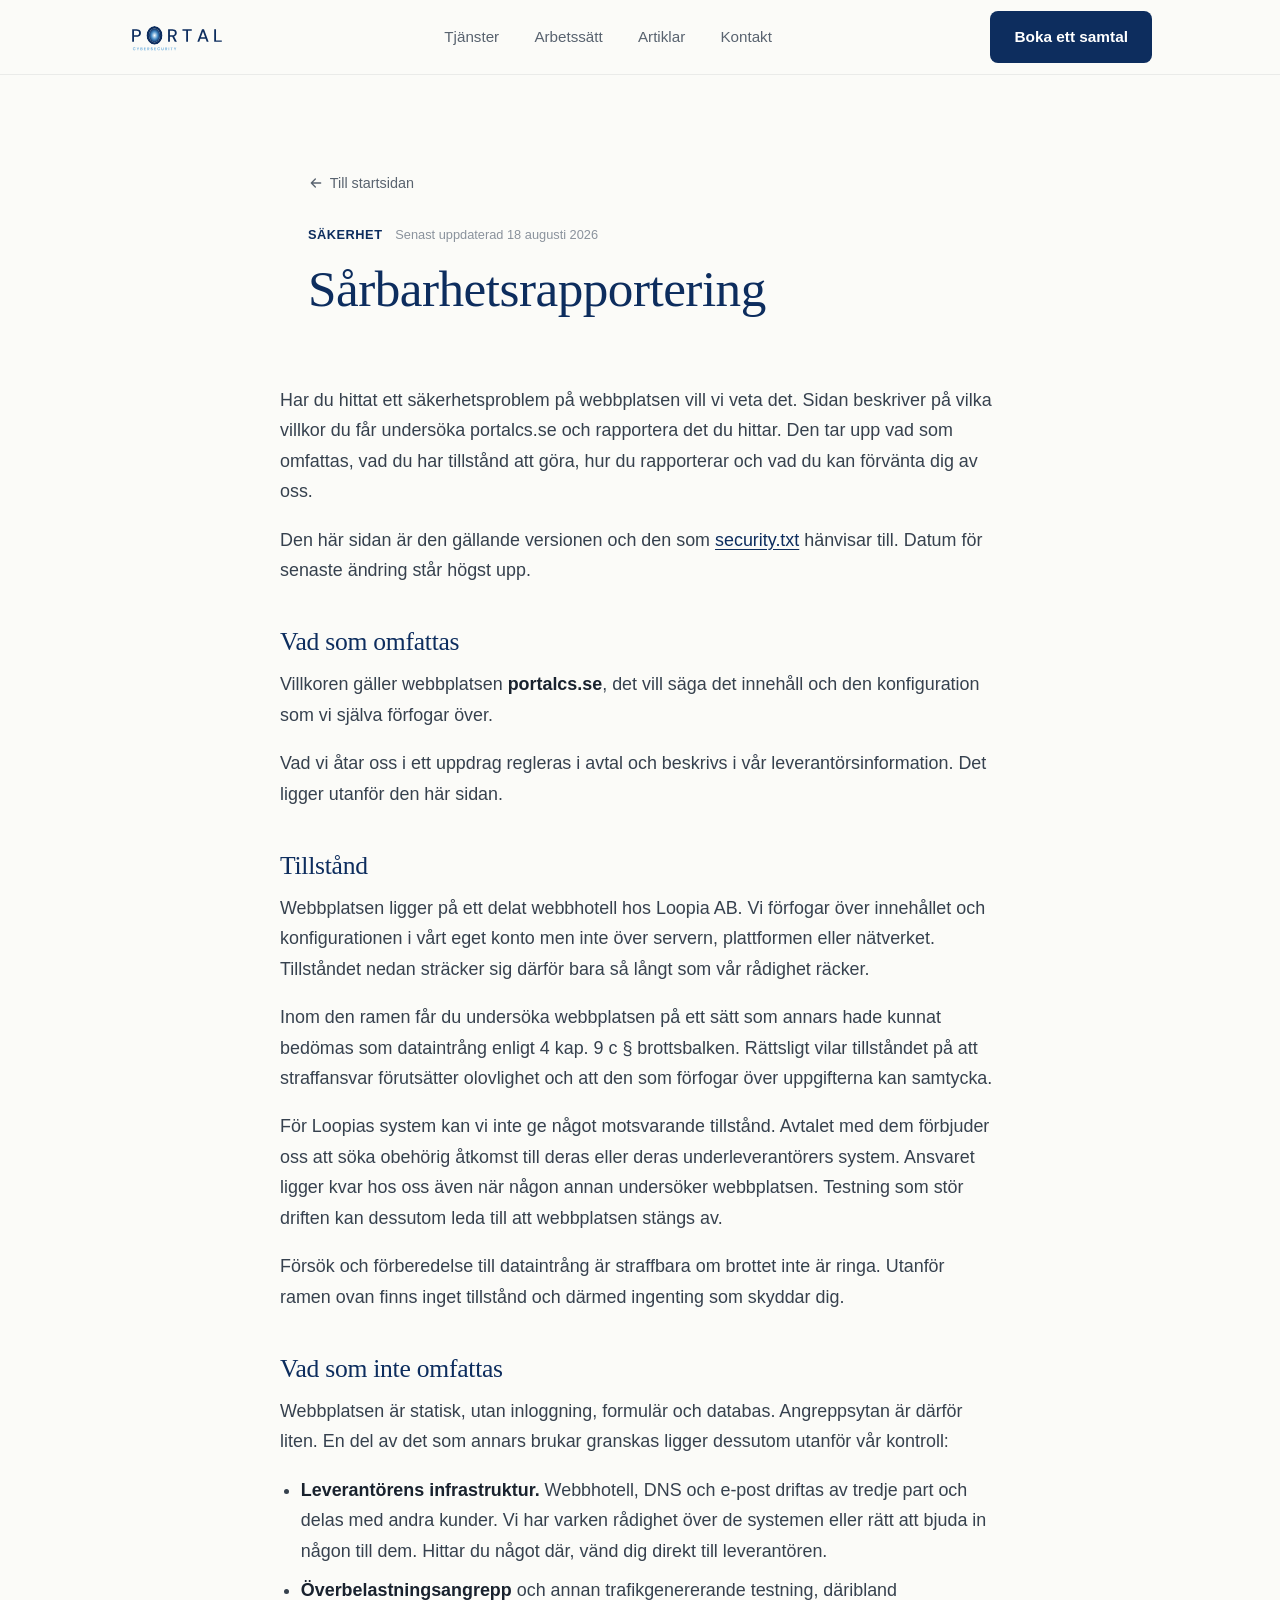
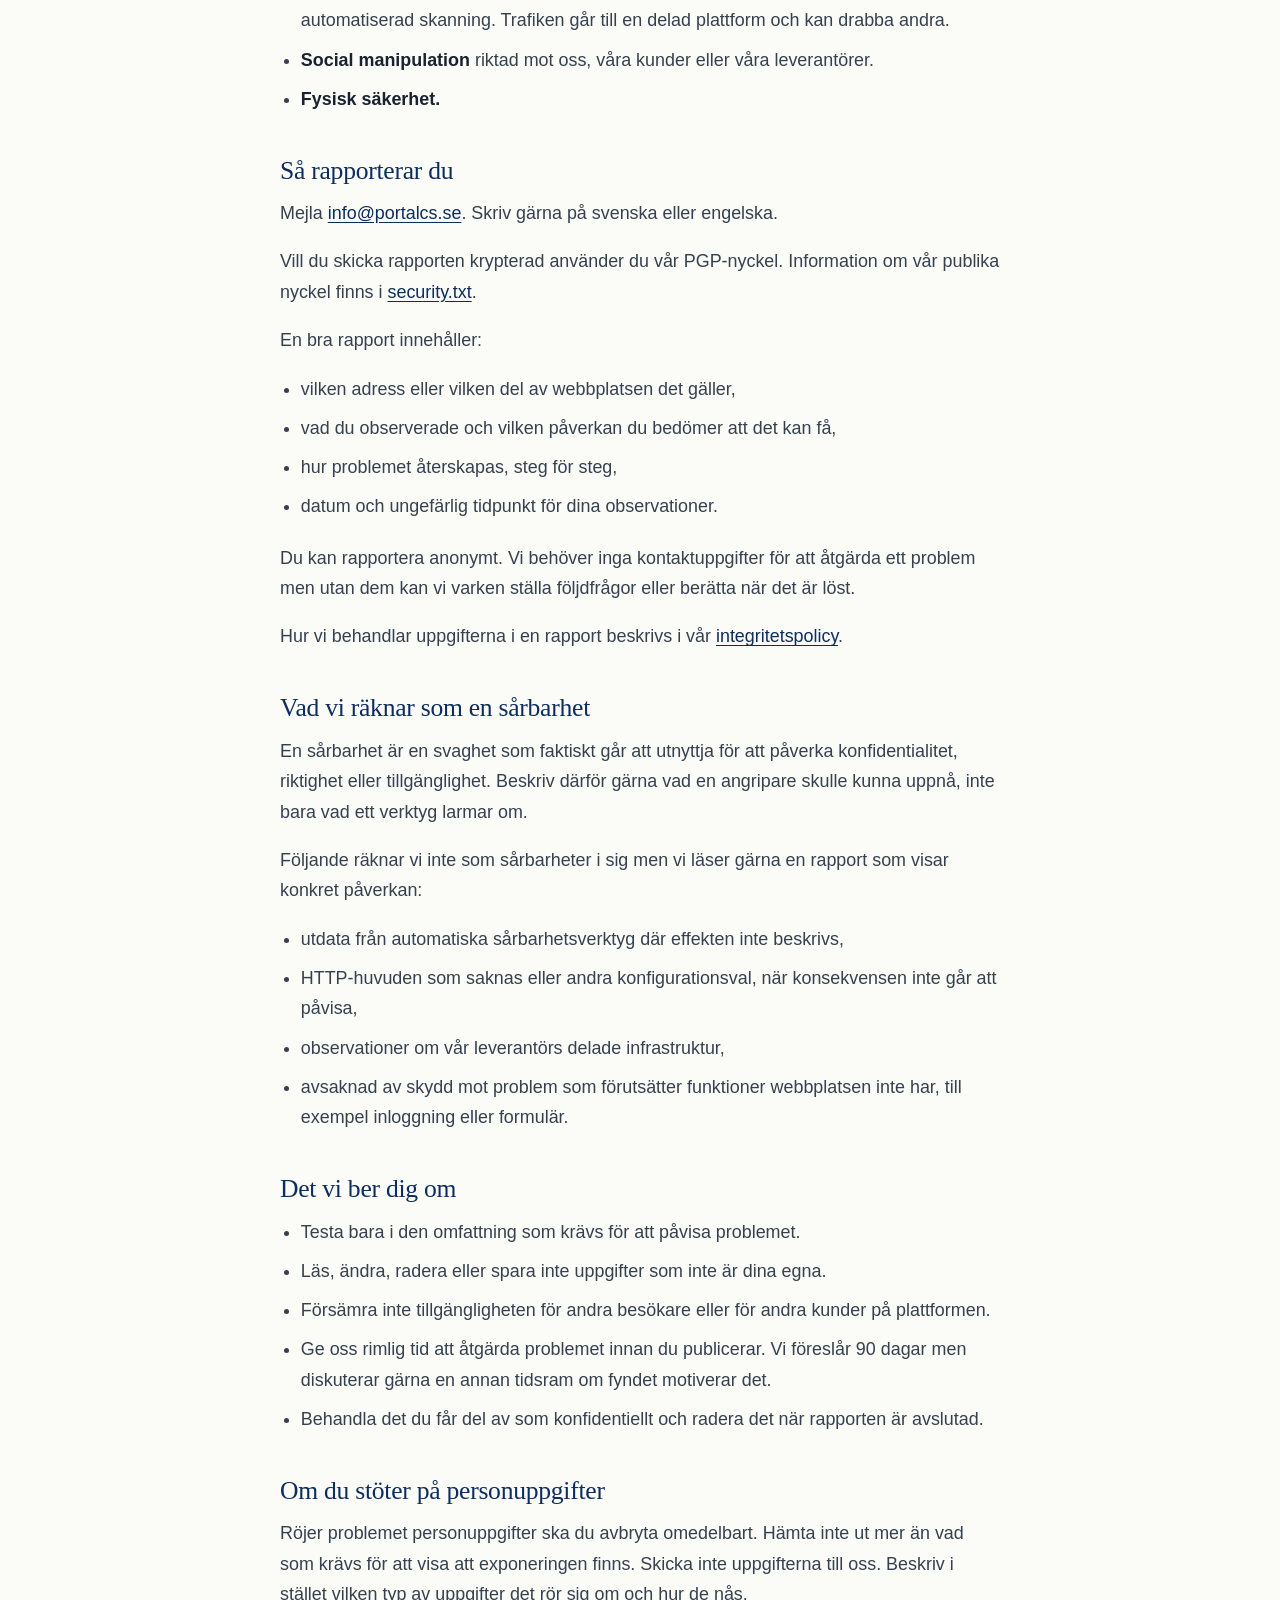
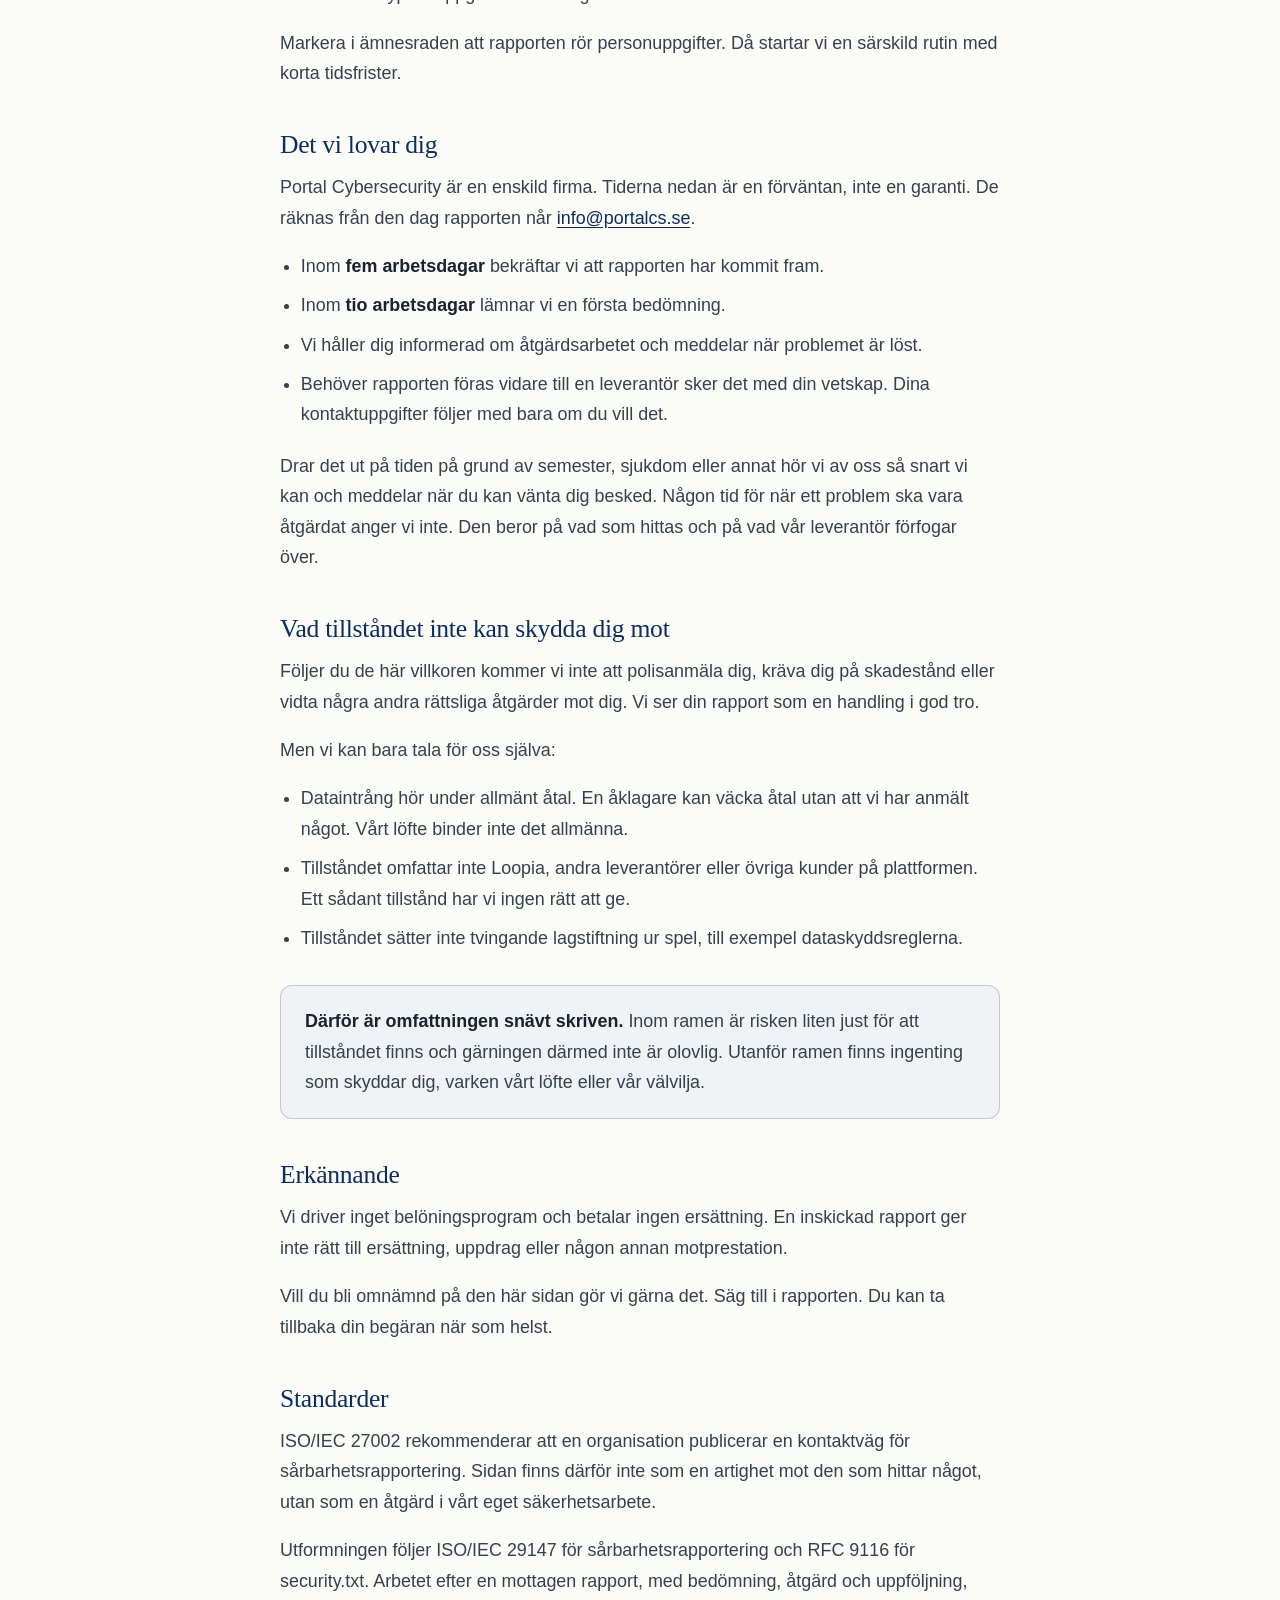
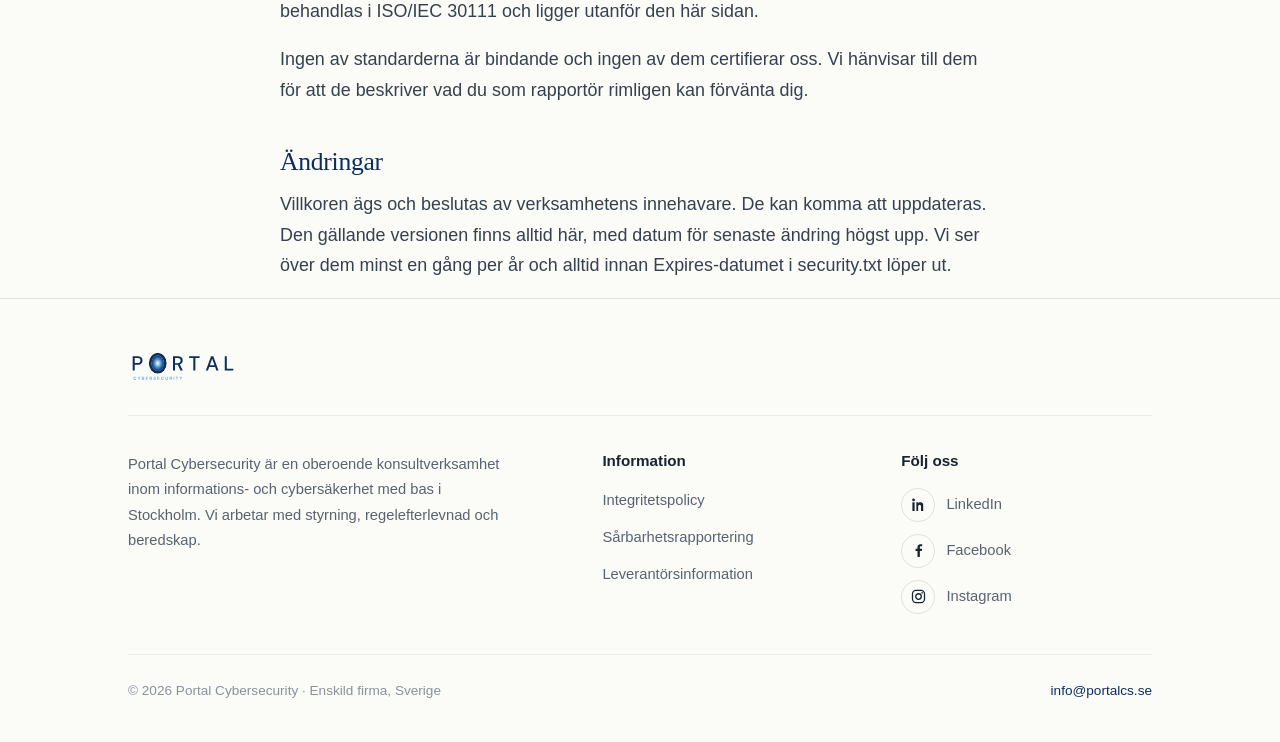
<file: sarbarhetsrapportering.html>
<!DOCTYPE html>
<html lang="sv">
<head>
<meta charset="UTF-8">
<meta http-equiv="Content-Security-Policy" content="default-src 'self'; script-src 'self'; style-src 'self'; font-src 'none'; img-src 'self'; connect-src 'none'; object-src 'none'; frame-src 'none'; base-uri 'self'; form-action 'none'; manifest-src 'self'; worker-src 'none'; media-src 'none'; upgrade-insecure-requests; require-trusted-types-for 'script'; trusted-types portal-html">
<meta name="referrer" content="strict-origin-when-cross-origin">
<meta name="viewport" content="width=device-width, initial-scale=1.0">
<title>Sårbarhetsrapportering — Portal Cybersecurity</title>
  <link rel="canonical" href="https://portalcs.se/sarbarhetsrapportering.html">
<meta name="description" content="Så rapporterar du en sårbarhet på portalcs.se. Vad som omfattas, vad du har tillstånd att göra, hur du rapporterar och vad du kan förvänta dig av oss.">
<meta property="og:title" content="Sårbarhetsrapportering — Portal Cybersecurity">
<meta property="og:description" content="Så rapporterar du en sårbarhet på portalcs.se.">
<meta property="og:type" content="website">
<meta property="og:image" content="https://portalcs.se/bilder/og-image.png">
<!-- Ikoner & mobilfärg -->
<link rel="icon" href="bilder/favicon.svg" type="image/svg+xml">
<link rel="icon" href="bilder/favicon.ico" sizes="32x32">
<link rel="apple-touch-icon" href="bilder/apple-touch-icon.png">
<link rel="manifest" href="site.webmanifest">
<meta name="theme-color" content="#0d2d5e">
<link rel="stylesheet" href="css/style.css">
</head>
<body>
<div data-include="header"></div>
<main>
<article>
<div class="article-hero">
<div class="container">
<a class="back-link" href="index.html">
<svg viewBox="0 0 24 24" fill="none" stroke="currentColor" stroke-width="2" stroke-linecap="round" stroke-linejoin="round"><path d="M19 12H5M11 18l-6-6 6-6"/></svg>
Till startsidan
</a>
<div class="article-meta">
<span class="tag">Säkerhet</span>
<span>Senast uppdaterad 18 augusti 2026</span>
</div>
<h1>Sårbarhetsrapportering</h1>
</div>
</div>
<div class="container">
<div class="prose">

<p>Har du hittat ett säkerhetsproblem på webbplatsen vill vi veta det. Sidan beskriver på vilka villkor du får undersöka portalcs.se och rapportera det du hittar. Den tar upp vad som omfattas, vad du har tillstånd att göra, hur du rapporterar och vad du kan förvänta dig av oss.</p>

<p>Den här sidan är den gällande versionen och den som <a href="/.well-known/security.txt">security.txt</a> hänvisar till. Datum för senaste ändring står högst upp.</p>

<h2>Vad som omfattas</h2>

<p>Villkoren gäller webbplatsen <strong>portalcs.se</strong>, det vill säga det innehåll och den konfiguration som vi själva förfogar över.</p>

<p>Vad vi åtar oss i ett uppdrag regleras i avtal och beskrivs i vår leverantörsinformation. Det ligger utanför den här sidan.</p>

<h2>Tillstånd</h2>

<p>Webbplatsen ligger på ett delat webbhotell hos Loopia AB. Vi förfogar över innehållet och konfigurationen i vårt eget konto men inte över servern, plattformen eller nätverket. Tillståndet nedan sträcker sig därför bara så långt som vår rådighet räcker.</p>

<p>Inom den ramen får du undersöka webbplatsen på ett sätt som annars hade kunnat bedömas som dataintrång enligt 4 kap. 9 c § brottsbalken. Rättsligt vilar tillståndet på att straffansvar förutsätter olovlighet och att den som förfogar över uppgifterna kan samtycka.</p>

<p>För Loopias system kan vi inte ge något motsvarande tillstånd. Avtalet med dem förbjuder oss att söka obehörig åtkomst till deras eller deras underleverantörers system. Ansvaret ligger kvar hos oss även när någon annan undersöker webbplatsen. Testning som stör driften kan dessutom leda till att webbplatsen stängs av.</p>

<p>Försök och förberedelse till dataintrång är straffbara om brottet inte är ringa. Utanför ramen ovan finns inget tillstånd och därmed ingenting som skyddar dig.</p>

<h2>Vad som inte omfattas</h2>

<p>Webbplatsen är statisk, utan inloggning, formulär och databas. Angreppsytan är därför liten. En del av det som annars brukar granskas ligger dessutom utanför vår kontroll:</p>

<ul>
<li><strong>Leverantörens infrastruktur.</strong> Webbhotell, DNS och e-post driftas av tredje part och delas med andra kunder. Vi har varken rådighet över de systemen eller rätt att bjuda in någon till dem. Hittar du något där, vänd dig direkt till leverantören.</li>
<li><strong>Överbelastningsangrepp</strong> och annan trafikgenererande testning, däribland automatiserad skanning. Trafiken går till en delad plattform och kan drabba andra.</li>
<li><strong>Social manipulation</strong> riktad mot oss, våra kunder eller våra leverantörer.</li>
<li><strong>Fysisk säkerhet.</strong></li>
</ul>

<h2>Så rapporterar du</h2>

<p>Mejla <a href="mailto:info@portalcs.se">info@portalcs.se</a>. Skriv gärna på svenska eller engelska.</p>
<p>Vill du skicka rapporten krypterad använder du vår PGP-nyckel. Information om vår publika nyckel finns i <a href="/.well-known/security.txt">security.txt</a>.</p>

<p>En bra rapport innehåller:</p>

<ul>
<li>vilken adress eller vilken del av webbplatsen det gäller,</li>
<li>vad du observerade och vilken påverkan du bedömer att det kan få,</li>
<li>hur problemet återskapas, steg för steg,</li>
<li>datum och ungefärlig tidpunkt för dina observationer.</li>
</ul>

<p>Du kan rapportera anonymt. Vi behöver inga kontaktuppgifter för att åtgärda ett problem men utan dem kan vi varken ställa följdfrågor eller berätta när det är löst.</p>

<p>Hur vi behandlar uppgifterna i en rapport beskrivs i vår <a href="integritetspolicy.html">integritetspolicy</a>.</p>

<h2>Vad vi räknar som en sårbarhet</h2>

<p>En sårbarhet är en svaghet som faktiskt går att utnyttja för att påverka konfidentialitet, riktighet eller tillgänglighet. Beskriv därför gärna vad en angripare skulle kunna uppnå, inte bara vad ett verktyg larmar om.</p>

<p>Följande räknar vi inte som sårbarheter i sig men vi läser gärna en rapport som visar konkret påverkan:</p>

<ul>
<li>utdata från automatiska sårbarhetsverktyg där effekten inte beskrivs,</li>
<li>HTTP-huvuden som saknas eller andra konfigurationsval, när konsekvensen inte går att påvisa,</li>
<li>observationer om vår leverantörs delade infrastruktur,</li>
<li>avsaknad av skydd mot problem som förutsätter funktioner webbplatsen inte har, till exempel inloggning eller formulär.</li>
</ul>

<h2>Det vi ber dig om</h2>

<ul>
<li>Testa bara i den omfattning som krävs för att påvisa problemet.</li>
<li>Läs, ändra, radera eller spara inte uppgifter som inte är dina egna.</li>
<li>Försämra inte tillgängligheten för andra besökare eller för andra kunder på plattformen.</li>
<li>Ge oss rimlig tid att åtgärda problemet innan du publicerar. Vi föreslår 90 dagar men diskuterar gärna en annan tidsram om fyndet motiverar det.</li>
<li>Behandla det du får del av som konfidentiellt och radera det när rapporten är avslutad.</li>
</ul>

<h2>Om du stöter på personuppgifter</h2>

<p>Röjer problemet personuppgifter ska du avbryta omedelbart. Hämta inte ut mer än vad som krävs för att visa att exponeringen finns. Skicka inte uppgifterna till oss. Beskriv i stället vilken typ av uppgifter det rör sig om och hur de nås.</p>

<p>Markera i ämnesraden att rapporten rör personuppgifter. Då startar vi en särskild rutin med korta tidsfrister.</p>

<h2>Det vi lovar dig</h2>

<p>Portal Cybersecurity är en enskild firma. Tiderna nedan är en förväntan, inte en garanti. De räknas från den dag rapporten når <a href="mailto:info@portalcs.se">info@portalcs.se</a>.</p>

<ul>
<li>Inom <strong>fem arbetsdagar</strong> bekräftar vi att rapporten har kommit fram.</li>
<li>Inom <strong>tio arbetsdagar</strong> lämnar vi en första bedömning.</li>
<li>Vi håller dig informerad om åtgärdsarbetet och meddelar när problemet är löst.</li>
<li>Behöver rapporten föras vidare till en leverantör sker det med din vetskap. Dina kontaktuppgifter följer med bara om du vill det.</li>
</ul>

<p>Drar det ut på tiden på grund av semester, sjukdom eller annat hör vi av oss så snart vi kan och meddelar när du kan vänta dig besked. Någon tid för när ett problem ska vara åtgärdat anger vi inte. Den beror på vad som hittas och på vad vår leverantör förfogar över.</p>

<h2>Vad tillståndet inte kan skydda dig mot</h2>

<p>Följer du de här villkoren kommer vi inte att polisanmäla dig, kräva dig på skadestånd eller vidta några andra rättsliga åtgärder mot dig. Vi ser din rapport som en handling i god tro.</p>

<p>Men vi kan bara tala för oss själva:</p>

<ul>
<li>Dataintrång hör under allmänt åtal. En åklagare kan väcka åtal utan att vi har anmält något. Vårt löfte binder inte det allmänna.</li>
<li>Tillståndet omfattar inte Loopia, andra leverantörer eller övriga kunder på plattformen. Ett sådant tillstånd har vi ingen rätt att ge.</li>
<li>Tillståndet sätter inte tvingande lagstiftning ur spel, till exempel dataskyddsreglerna.</li>
</ul>

<div class="callout">
<p><strong>Därför är omfattningen snävt skriven.</strong> Inom ramen är risken liten just för att tillståndet finns och gärningen därmed inte är olovlig. Utanför ramen finns ingenting som skyddar dig, varken vårt löfte eller vår välvilja.</p>
</div>

<h2>Erkännande</h2>

<p>Vi driver inget belöningsprogram och betalar ingen ersättning. En inskickad rapport ger inte rätt till ersättning, uppdrag eller någon annan motprestation.</p>

<p>Vill du bli omnämnd på den här sidan gör vi gärna det. Säg till i rapporten. Du kan ta tillbaka din begäran när som helst.</p>

<h2>Standarder</h2>

<p>ISO/IEC 27002 rekommenderar att en organisation publicerar en kontaktväg för sårbarhetsrapportering. Sidan finns därför inte som en artighet mot den som hittar något, utan som en åtgärd i vårt eget säkerhetsarbete.</p>

<p>Utformningen följer ISO/IEC 29147 för sårbarhetsrapportering och RFC 9116 för security.txt. Arbetet efter en mottagen rapport, med bedömning, åtgärd och uppföljning, behandlas i ISO/IEC 30111 och ligger utanför den här sidan.</p>

<p>Ingen av standarderna är bindande och ingen av dem certifierar oss. Vi hänvisar till dem för att de beskriver vad du som rapportör rimligen kan förvänta dig.</p>

<h2>Ändringar</h2>

<p>Villkoren ägs och beslutas av verksamhetens innehavare. De kan komma att uppdateras. Den gällande versionen finns alltid här, med datum för senaste ändring högst upp. Vi ser över dem minst en gång per år och alltid innan Expires-datumet i security.txt löper ut.</p>

</div>
</div>
</article>
</main>
<div data-include="footer"></div>
<script src="js/partials.js"></script>
<script src="js/main.js"></script>
</body>
</html>
</file>
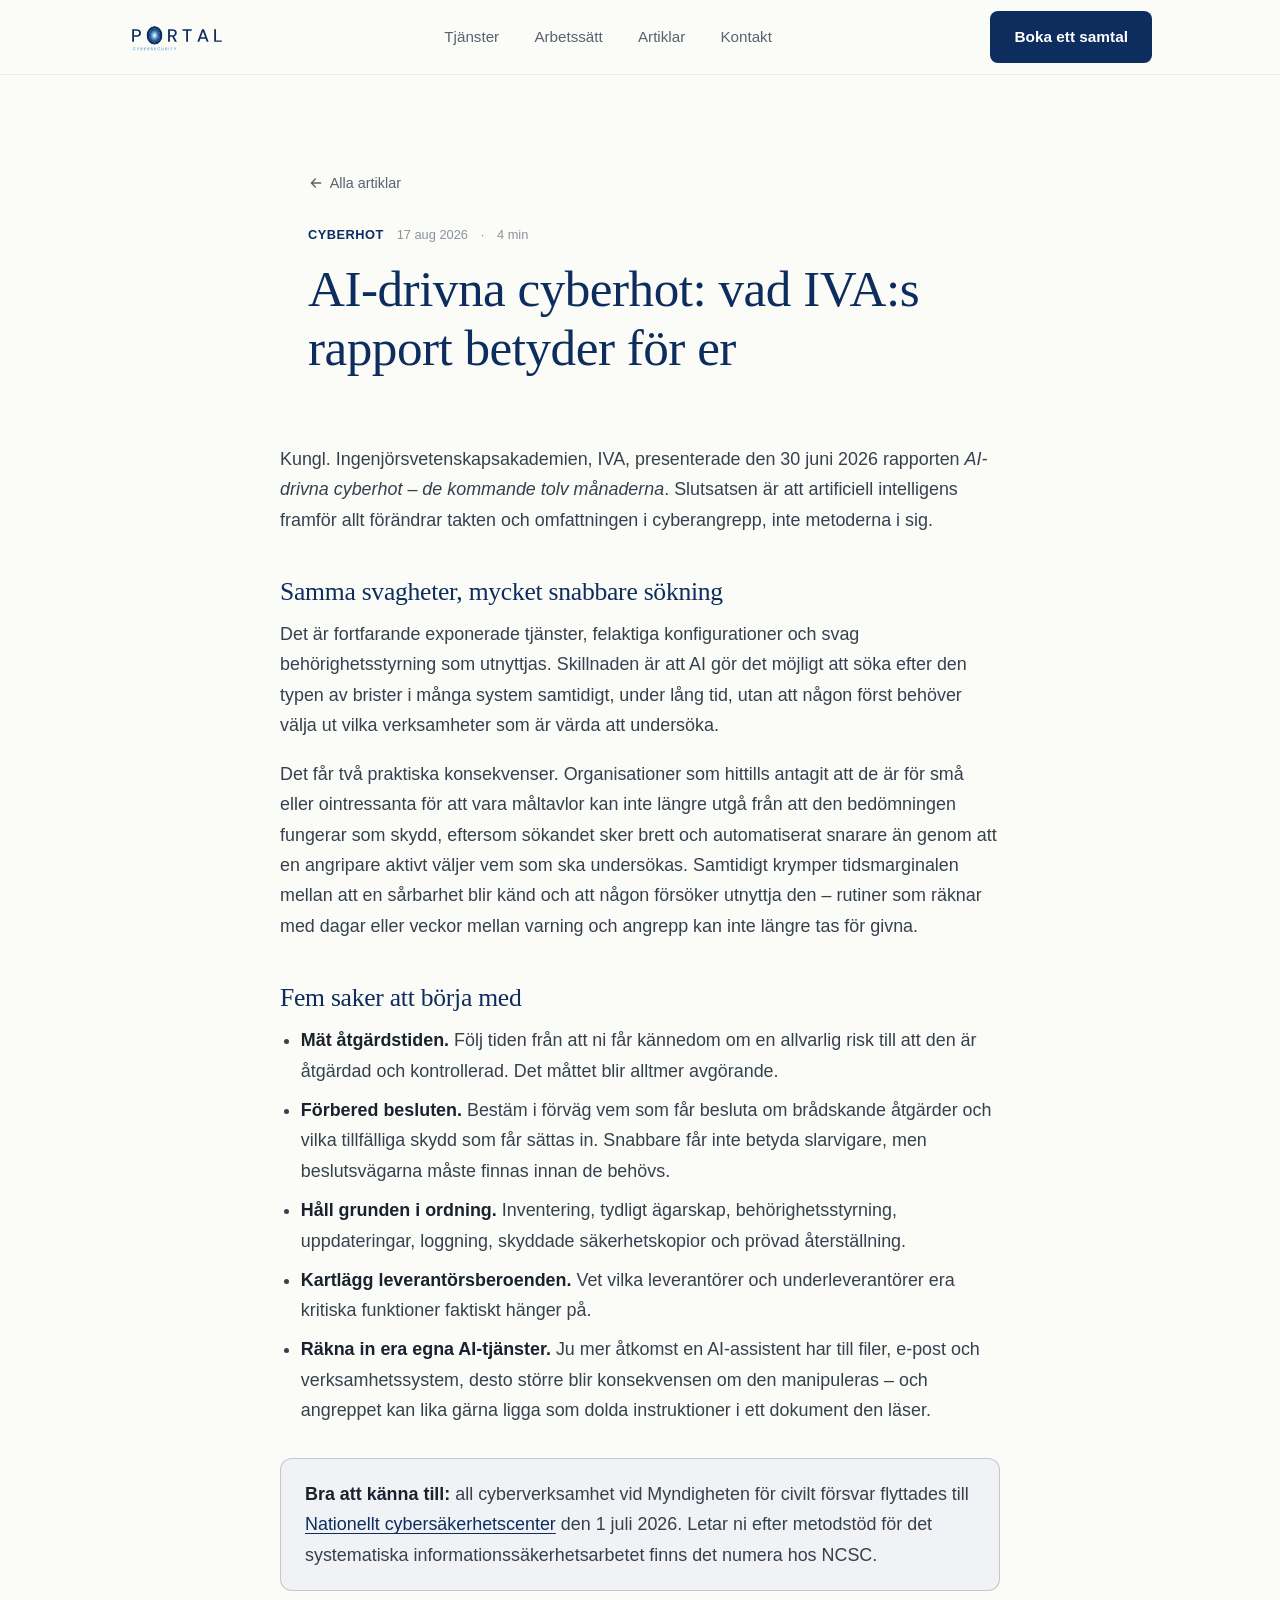
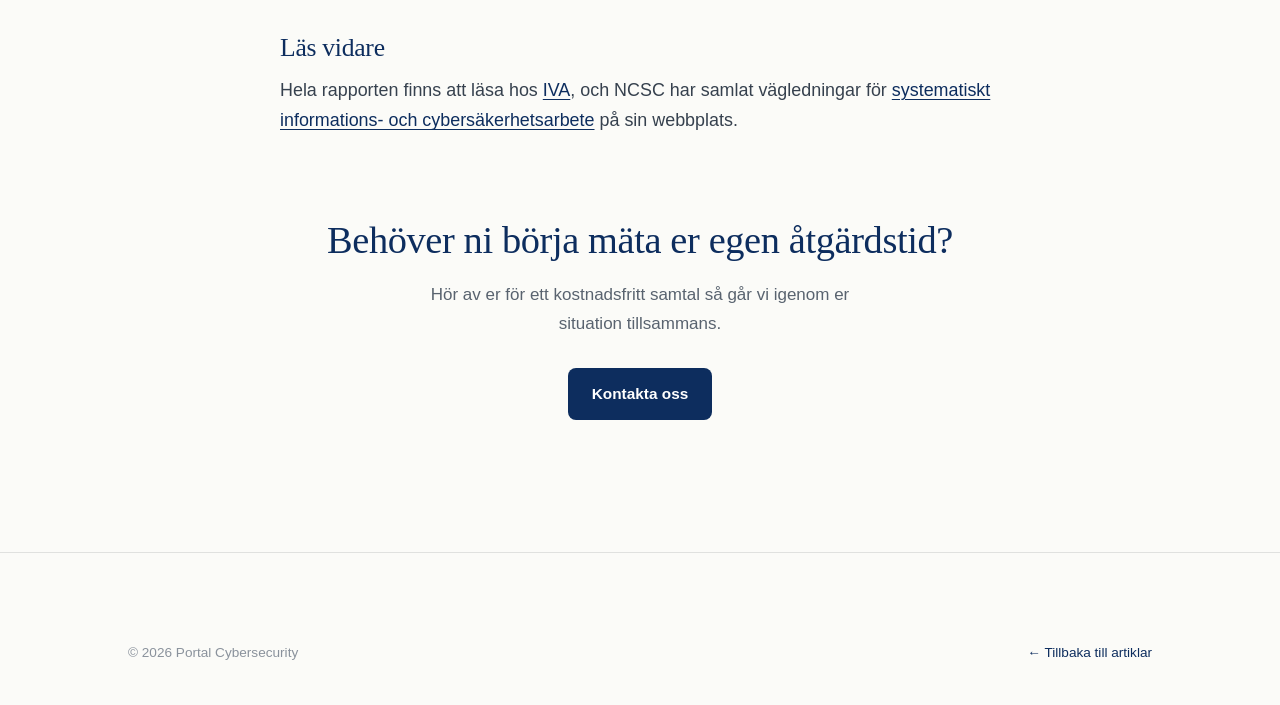
<file: artiklar/ai-drivna-cyberhot-iva-rapport.html>
<!DOCTYPE html>
<html lang="sv">
<head>
  <meta charset="UTF-8">
  <meta http-equiv="Content-Security-Policy" content="default-src 'self'; script-src 'self'; style-src 'self'; font-src 'none'; img-src 'self'; connect-src 'none'; object-src 'none'; frame-src 'none'; base-uri 'self'; form-action 'none'; manifest-src 'self'; worker-src 'none'; media-src 'none'; upgrade-insecure-requests; require-trusted-types-for 'script'; trusted-types portal-html">
  <meta name="referrer" content="strict-origin-when-cross-origin">
  <meta name="viewport" content="width=device-width, initial-scale=1.0">
  <title>AI-drivna cyberhot: vad IVA:s rapport betyder för er — Portal Cybersecurity</title>
  <link rel="canonical" href="https://portalcs.se/artiklar/ai-drivna-cyberhot-iva-rapport.html">
  <meta name="description" content="IVA:s rapport om AI-drivna cyberhot pekar på att angreppen framför allt förändras i hastighet och skala. Här är vad rapporten säger och fem saker att börja med.">

  <!-- Ikoner & mobilfärg -->
  <link rel="icon" href="../bilder/favicon.svg" type="image/svg+xml">
  <link rel="icon" href="../bilder/favicon.ico" sizes="32x32">
  <link rel="apple-touch-icon" href="../bilder/apple-touch-icon.png">
  <link rel="manifest" href="../site.webmanifest">
  <meta name="theme-color" content="#0d2d5e">
  <meta property="og:type" content="article">
  <meta property="og:image" content="https://portalcs.se/bilder/og-image.png">

  <link rel="stylesheet" href="../css/style.css">
</head>
<body data-base="../">

  <div data-include="header"></div>

  <main>
    <article>
      <div class="article-hero">
        <div class="container">
          <a class="back-link" href="../artiklar.html">
            <svg viewBox="0 0 24 24" fill="none" stroke="currentColor" stroke-width="2" stroke-linecap="round" stroke-linejoin="round"><path d="M19 12H5M11 18l-6-6 6-6"/></svg>
            Alla artiklar
          </a>
          <div class="article-meta">
            <span class="tag">Cyberhot</span>
            <span>17 aug 2026</span>
            <span>·</span>
            <span>4 min</span>
          </div>
          <h1>AI-drivna cyberhot: vad IVA:s rapport betyder för er</h1>
        </div>
      </div>

      <div class="container">
        <div class="prose">
          <p>Kungl. Ingenjörsvetenskapsakademien, IVA, presenterade den 30 juni 2026 rapporten <em>AI-drivna cyberhot &ndash; de kommande tolv månaderna</em>. Slutsatsen är att artificiell intelligens framför allt förändrar takten och omfattningen i cyberangrepp, inte metoderna i sig.</p>

          <h2>Samma svagheter, mycket snabbare sökning</h2>
          <p>Det är fortfarande exponerade tjänster, felaktiga konfigurationer och svag behörighetsstyrning som utnyttjas. Skillnaden är att AI gör det möjligt att söka efter den typen av brister i många system samtidigt, under lång tid, utan att någon först behöver välja ut vilka verksamheter som är värda att undersöka.</p>

          <p>Det får två praktiska konsekvenser. Organisationer som hittills antagit att de är för små eller ointressanta för att vara måltavlor kan inte längre utgå från att den bedömningen fungerar som skydd, eftersom sökandet sker brett och automatiserat snarare än genom att en angripare aktivt väljer vem som ska undersökas. Samtidigt krymper tidsmarginalen mellan att en sårbarhet blir känd och att någon försöker utnyttja den &ndash; rutiner som räknar med dagar eller veckor mellan varning och angrepp kan inte längre tas för givna.</p>

          <h2>Fem saker att börja med</h2>
          <ul>
            <li><strong>Mät åtgärdstiden.</strong> Följ tiden från att ni får kännedom om en allvarlig risk till att den är åtgärdad och kontrollerad. Det måttet blir alltmer avgörande.</li>
            <li><strong>Förbered besluten.</strong> Bestäm i förväg vem som får besluta om brådskande åtgärder och vilka tillfälliga skydd som får sättas in. Snabbare får inte betyda slarvigare, men beslutsvägarna måste finnas innan de behövs.</li>
            <li><strong>Håll grunden i ordning.</strong> Inventering, tydligt ägarskap, behörighetsstyrning, uppdateringar, loggning, skyddade säkerhetskopior och prövad återställning.</li>
            <li><strong>Kartlägg leverantörsberoenden.</strong> Vet vilka leverantörer och underleverantörer era kritiska funktioner faktiskt hänger på.</li>
            <li><strong>Räkna in era egna AI-tjänster.</strong> Ju mer åtkomst en AI-assistent har till filer, e-post och verksamhetssystem, desto större blir konsekvensen om den manipuleras &ndash; och angreppet kan lika gärna ligga som dolda instruktioner i ett dokument den läser.</li>
          </ul>

          <div class="callout">
            <p><strong>Bra att känna till:</strong> all cyberverksamhet vid Myndigheten för civilt försvar flyttades till <a href="https://www.ncsc.se/sv/aktuellt/ny-ai-rapport/">Nationellt cybersäkerhetscenter</a> den 1 juli 2026. Letar ni efter metodstöd för det systematiska informationssäkerhetsarbetet finns det numera hos NCSC.</p>
          </div>

          <h2>Läs vidare</h2>
          <p>Hela rapporten finns att läsa hos <a href="https://www.iva.se/contentassets/310026d16059435bad2efb6f2832d2de/202606-iva-svenskaframtider-ai-drivna-sv.pdf">IVA</a>, och NCSC har samlat vägledningar för <a href="https://www.ncsc.se/sv/radgivning-och-stod/arbeta-systematiskt-med-informationssakerhet-och-cybersakerhet">systematiskt informations- och cybersäkerhetsarbete</a> på sin webbplats.</p>
        </div>
      </div>
    </article>

    <div data-include="cta" data-titel="Behöver ni börja mäta er egen åtgärdstid?" data-text="Hör av er för ett kostnadsfritt samtal så går vi igenom er situation tillsammans."></div>
  </main>

  <div data-include="footer" data-variant="article"></div>

  <script src="../js/partials.js"></script>
  <script src="../js/main.js"></script>
</body>
</html>
</file>
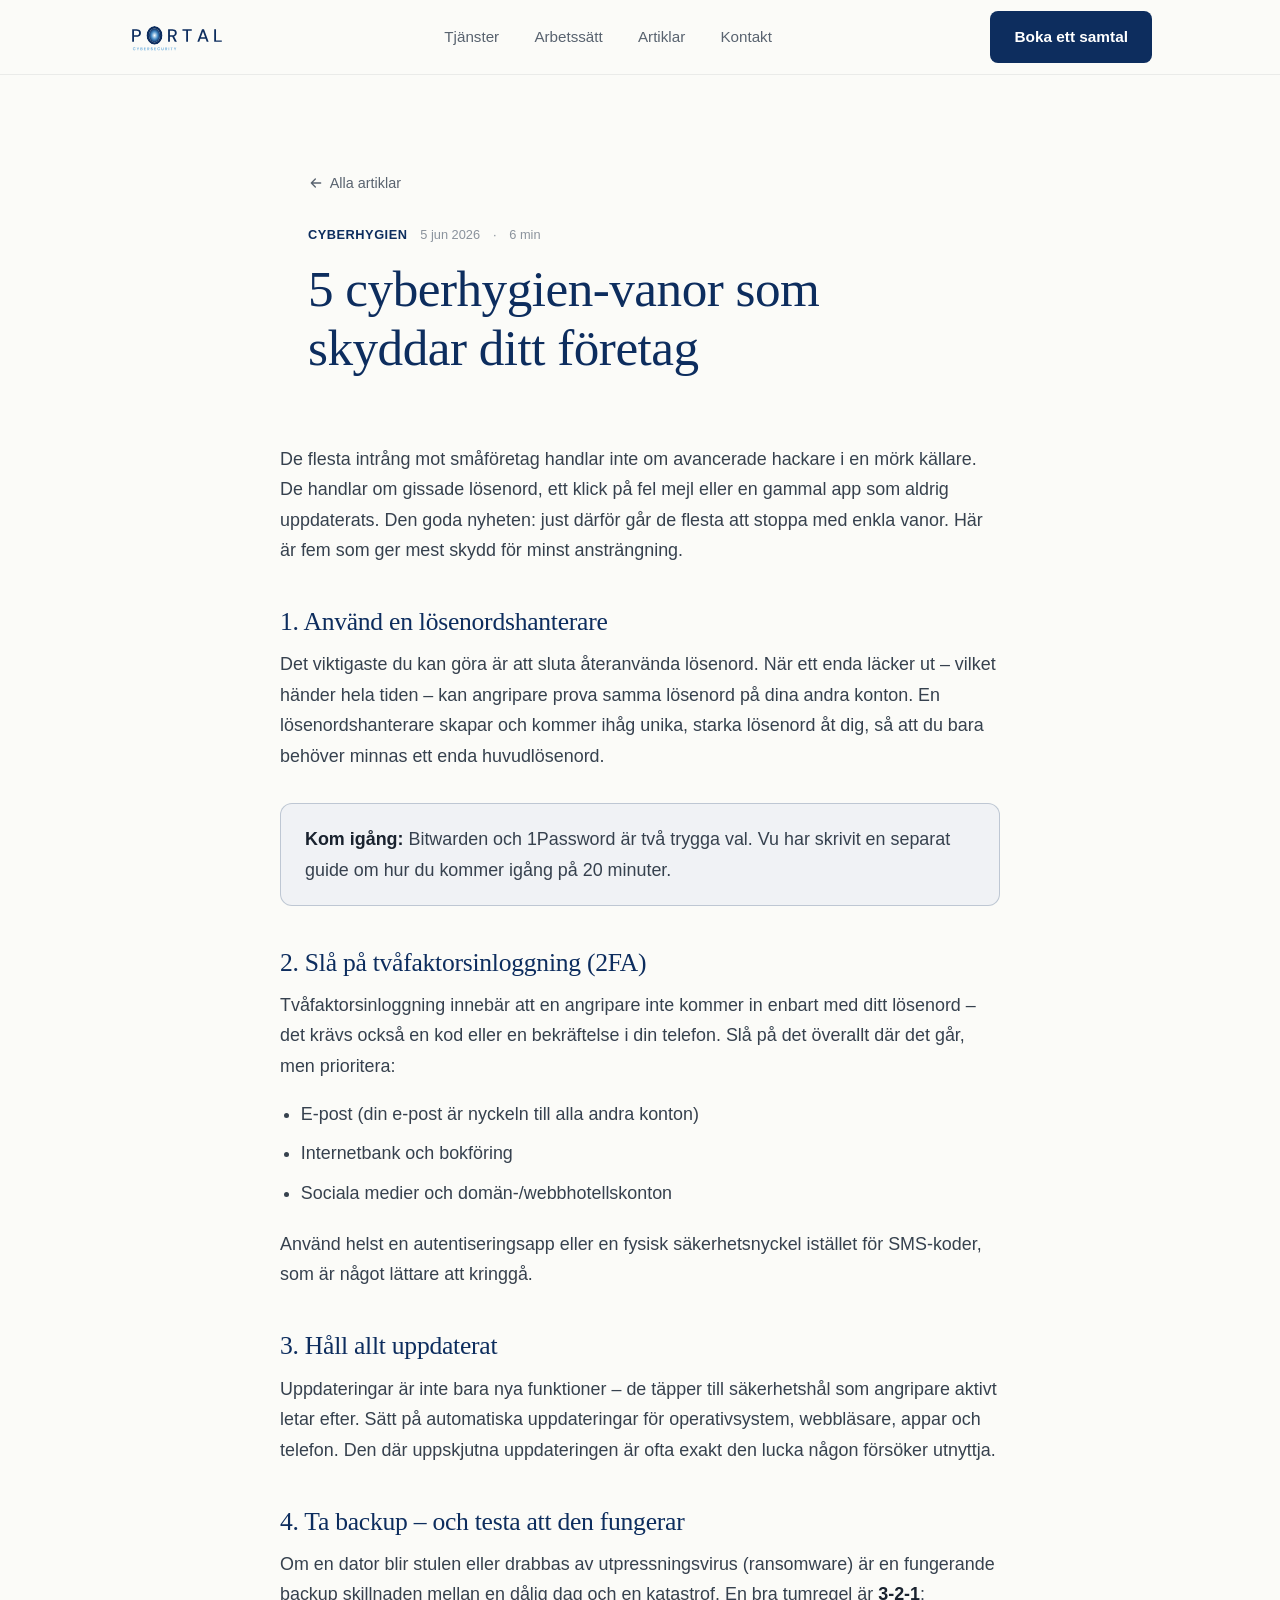
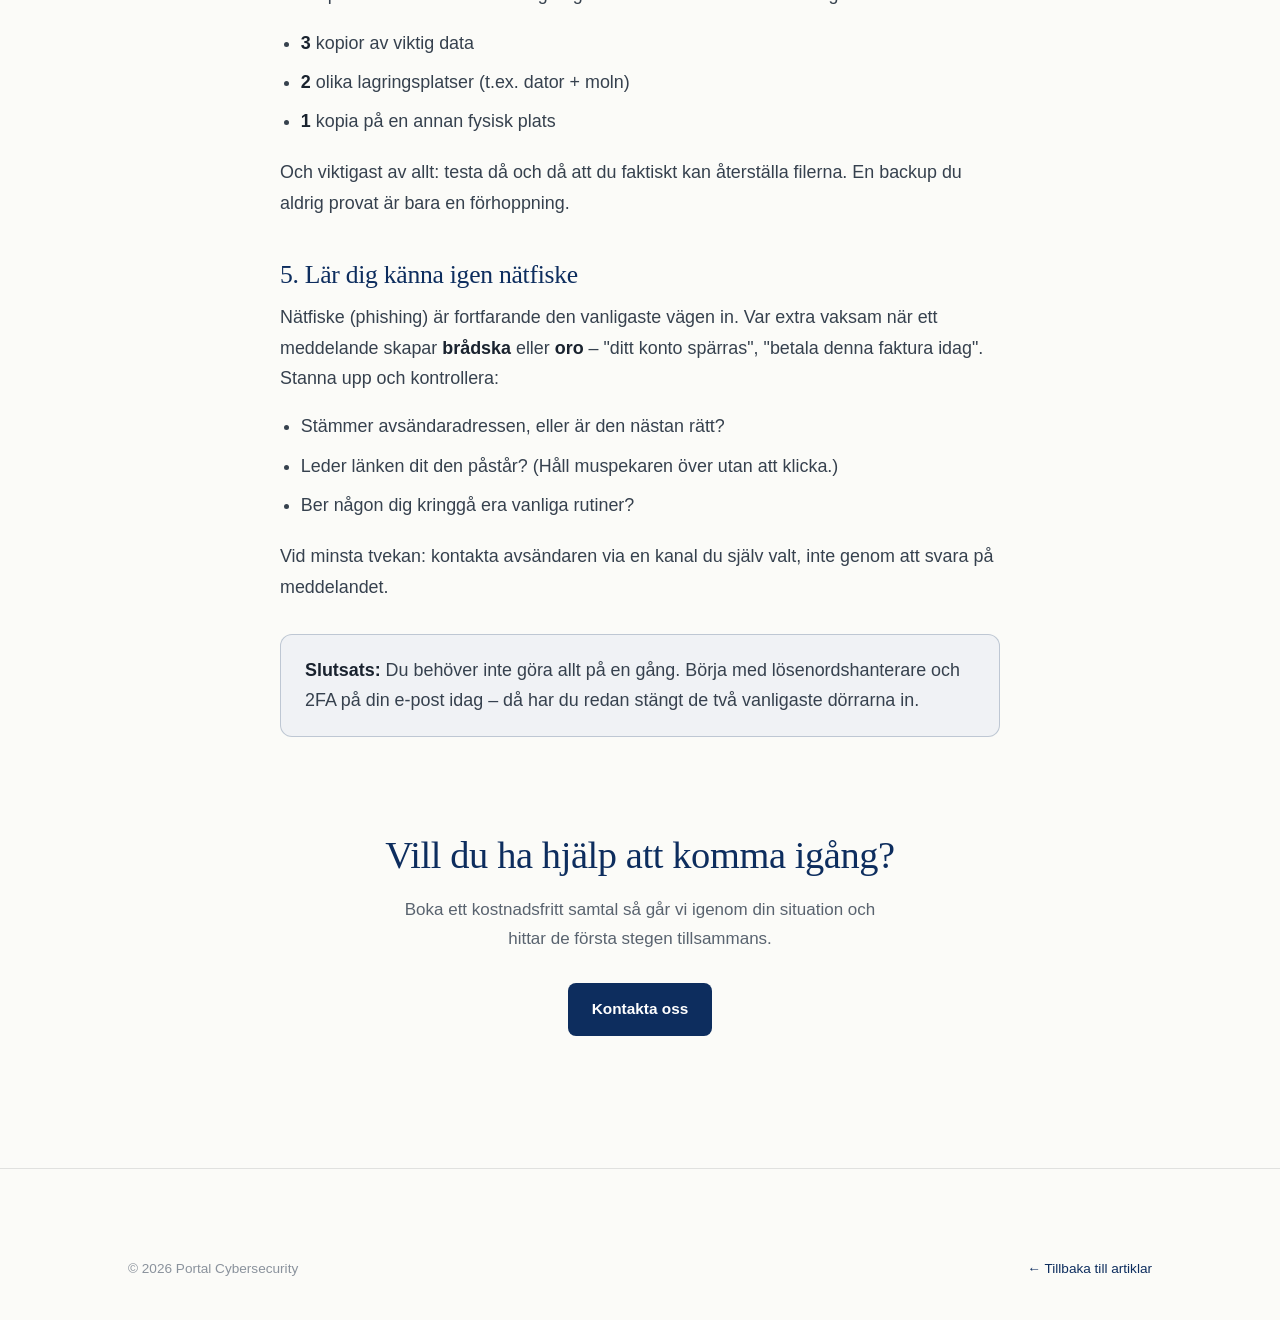
<file: artiklar/cyberhygien-fem-vanor.html>
<!DOCTYPE html>
<html lang="sv">
<head>
  <meta charset="UTF-8">
  <meta http-equiv="Content-Security-Policy" content="default-src 'self'; script-src 'self'; style-src 'self'; font-src 'none'; img-src 'self'; connect-src 'none'; object-src 'none'; frame-src 'none'; base-uri 'self'; form-action 'none'; manifest-src 'self'; worker-src 'none'; media-src 'none'; upgrade-insecure-requests; require-trusted-types-for 'script'; trusted-types portal-html">
  <meta name="referrer" content="strict-origin-when-cross-origin">
  <meta name="viewport" content="width=device-width, initial-scale=1.0">
  <title>5 cyberhygien-vanor som skyddar ditt företag — Portal Cybersecurity</title>
  <link rel="canonical" href="https://portalcs.se/artiklar/cyberhygien-fem-vanor.html">
  <meta name="description" content="Fem enkla cyberhygien-vanor som stoppar de vanligaste angreppen mot småföretag – utan dyra verktyg eller IT-avdelning.">

  <!-- Ikoner & mobilfärg -->
  <link rel="icon" href="../bilder/favicon.svg" type="image/svg+xml">
  <link rel="icon" href="../bilder/favicon.ico" sizes="32x32">
  <link rel="apple-touch-icon" href="../bilder/apple-touch-icon.png">
  <link rel="manifest" href="../site.webmanifest">
  <meta name="theme-color" content="#0d2d5e">
  <meta property="og:type" content="article">
  <meta property="og:image" content="https://portalcs.se/bilder/og-image.png">

  <link rel="stylesheet" href="../css/style.css">
</head>
<body data-base="../">

  <div data-include="header"></div>

  <main>
    <article>
      <div class="article-hero">
        <div class="container">
          <a class="back-link" href="../artiklar.html">
            <svg viewBox="0 0 24 24" fill="none" stroke="currentColor" stroke-width="2" stroke-linecap="round" stroke-linejoin="round"><path d="M19 12H5M11 18l-6-6 6-6"/></svg>
            Alla artiklar
          </a>
          <div class="article-meta">
            <span class="tag">Cyberhygien</span>
            <span>5 jun 2026</span>
            <span>·</span>
            <span>6 min</span>
          </div>
          <h1>5 cyberhygien-vanor som skyddar ditt företag</h1>
        </div>
      </div>

      <div class="container">
        <div class="prose">
          <p>De flesta intrång mot småföretag handlar inte om avancerade hackare i en mörk källare. De handlar om gissade lösenord, ett klick på fel mejl eller en gammal app som aldrig uppdaterats. Den goda nyheten: just därför går de flesta att stoppa med enkla vanor. Här är fem som ger mest skydd för minst ansträngning.</p>

          <h2>1. Använd en lösenordshanterare</h2>
          <p>Det viktigaste du kan göra är att sluta återanvända lösenord. När ett enda läcker ut – vilket händer hela tiden – kan angripare prova samma lösenord på dina andra konton. En lösenordshanterare skapar och kommer ihåg unika, starka lösenord åt dig, så att du bara behöver minnas ett enda huvudlösenord.</p>
          <div class="callout">
            <p><strong>Kom igång:</strong> Bitwarden och 1Password är två trygga val. Vu har skrivit en separat guide om hur du kommer igång på 20 minuter.</p>
          </div>

          <h2>2. Slå på tvåfaktorsinloggning (2FA)</h2>
          <p>Tvåfaktorsinloggning innebär att en angripare inte kommer in enbart med ditt lösenord – det krävs också en kod eller en bekräftelse i din telefon. Slå på det överallt där det går, men prioritera:</p>
          <ul>
            <li>E-post (din e-post är nyckeln till alla andra konton)</li>
            <li>Internetbank och bokföring</li>
            <li>Sociala medier och domän-/webbhotellskonton</li>
          </ul>
          <p>Använd helst en autentiseringsapp eller en fysisk säkerhetsnyckel istället för SMS-koder, som är något lättare att kringgå.</p>

          <h2>3. Håll allt uppdaterat</h2>
          <p>Uppdateringar är inte bara nya funktioner – de täpper till säkerhetshål som angripare aktivt letar efter. Sätt på automatiska uppdateringar för operativsystem, webbläsare, appar och telefon. Den där uppskjutna uppdateringen är ofta exakt den lucka någon försöker utnyttja.</p>

          <h2>4. Ta backup – och testa att den fungerar</h2>
          <p>Om en dator blir stulen eller drabbas av utpressningsvirus (ransomware) är en fungerande backup skillnaden mellan en dålig dag och en katastrof. En bra tumregel är <strong>3-2-1</strong>:</p>
          <ul>
            <li><strong>3</strong> kopior av viktig data</li>
            <li><strong>2</strong> olika lagringsplatser (t.ex. dator + moln)</li>
            <li><strong>1</strong> kopia på en annan fysisk plats</li>
          </ul>
          <p>Och viktigast av allt: testa då och då att du faktiskt kan återställa filerna. En backup du aldrig provat är bara en förhoppning.</p>

          <h2>5. Lär dig känna igen nätfiske</h2>
          <p>Nätfiske (phishing) är fortfarande den vanligaste vägen in. Var extra vaksam när ett meddelande skapar <strong>brådska</strong> eller <strong>oro</strong> – "ditt konto spärras", "betala denna faktura idag". Stanna upp och kontrollera:</p>
          <ul>
            <li>Stämmer avsändaradressen, eller är den nästan rätt?</li>
            <li>Leder länken dit den påstår? (Håll muspekaren över utan att klicka.)</li>
            <li>Ber någon dig kringgå era vanliga rutiner?</li>
          </ul>
          <p>Vid minsta tvekan: kontakta avsändaren via en kanal du själv valt, inte genom att svara på meddelandet.</p>

          <div class="callout">
            <p><strong>Slutsats:</strong> Du behöver inte göra allt på en gång. Börja med lösenordshanterare och 2FA på din e-post idag – då har du redan stängt de två vanligaste dörrarna in.</p>
          </div>
        </div>
      </div>
    </article>

    <div data-include="cta" data-titel="Vill du ha hjälp att komma igång?" data-text="Boka ett kostnadsfritt samtal så går vi igenom din situation och hittar de första stegen tillsammans."></div>
  </main>

  <div data-include="footer" data-variant="article"></div>

  <script src="../js/partials.js"></script>
  <script src="../js/main.js"></script>
</body>
</html>
</file>
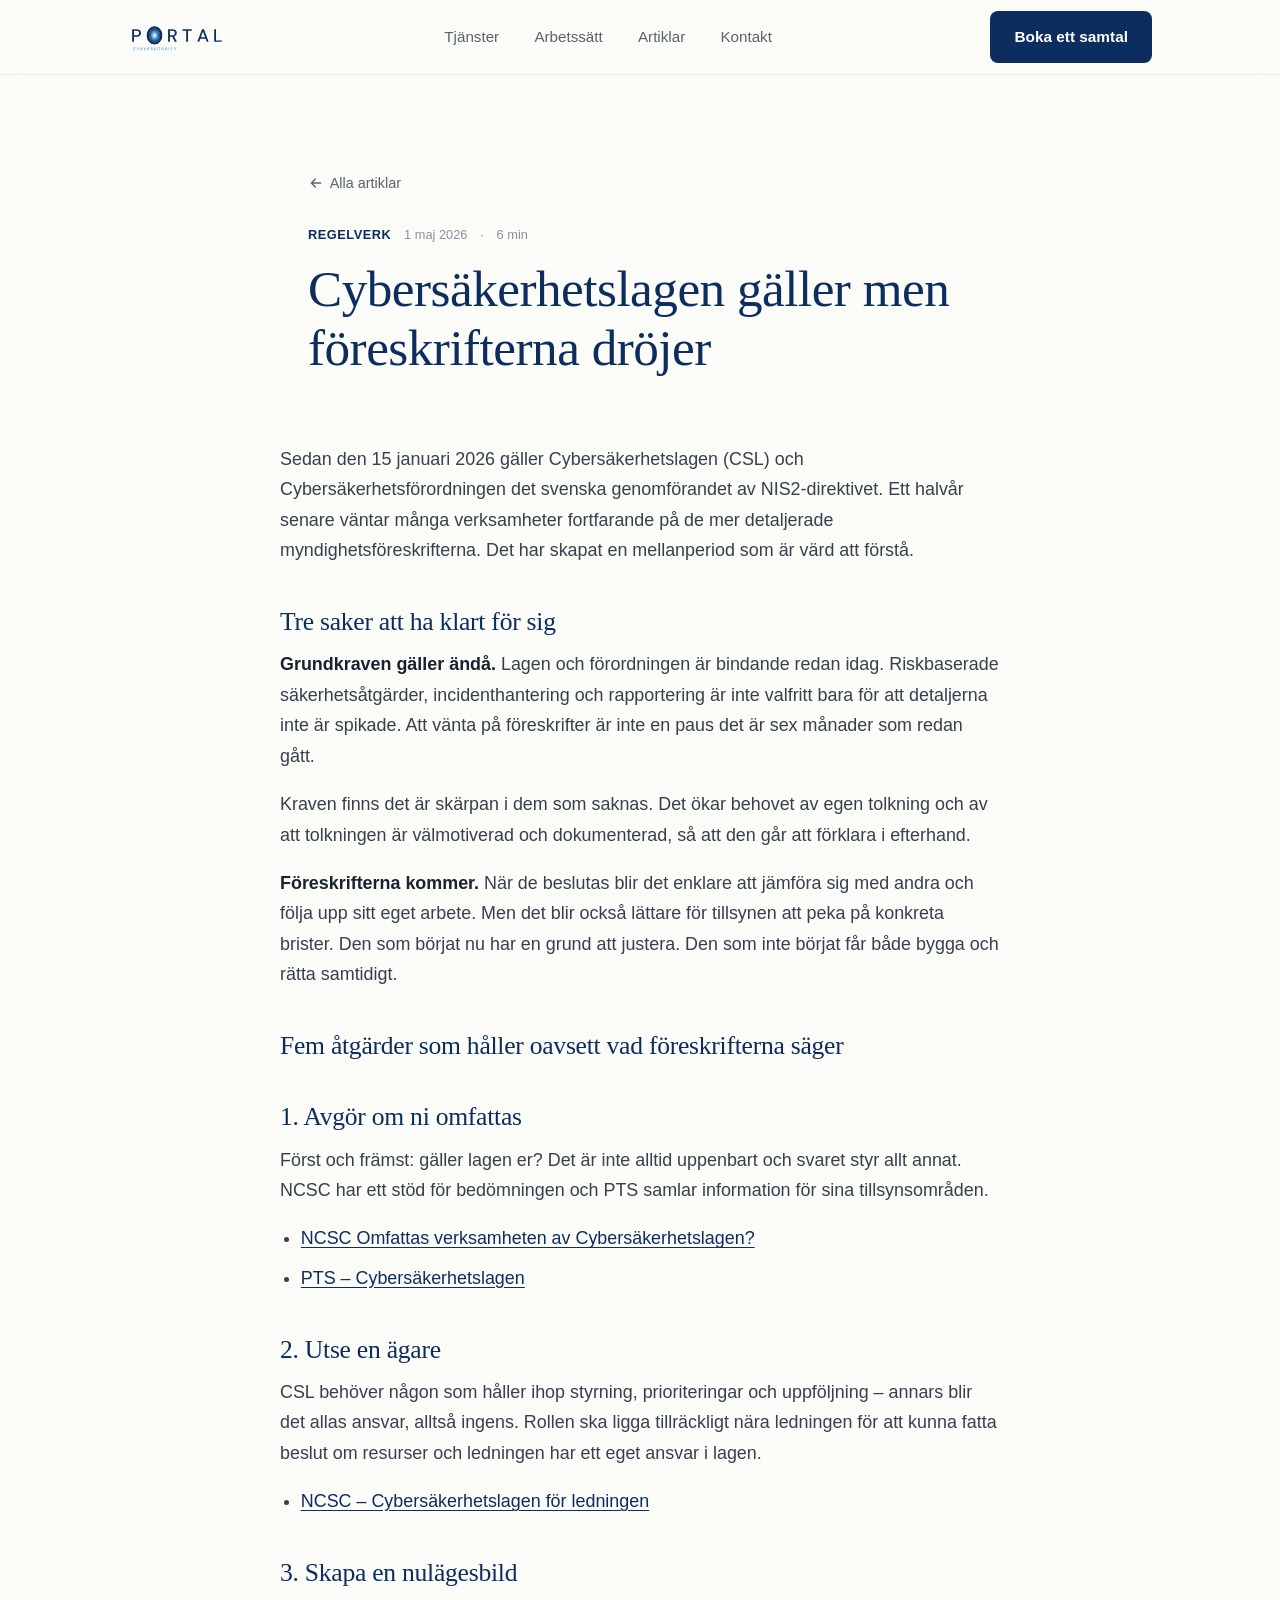
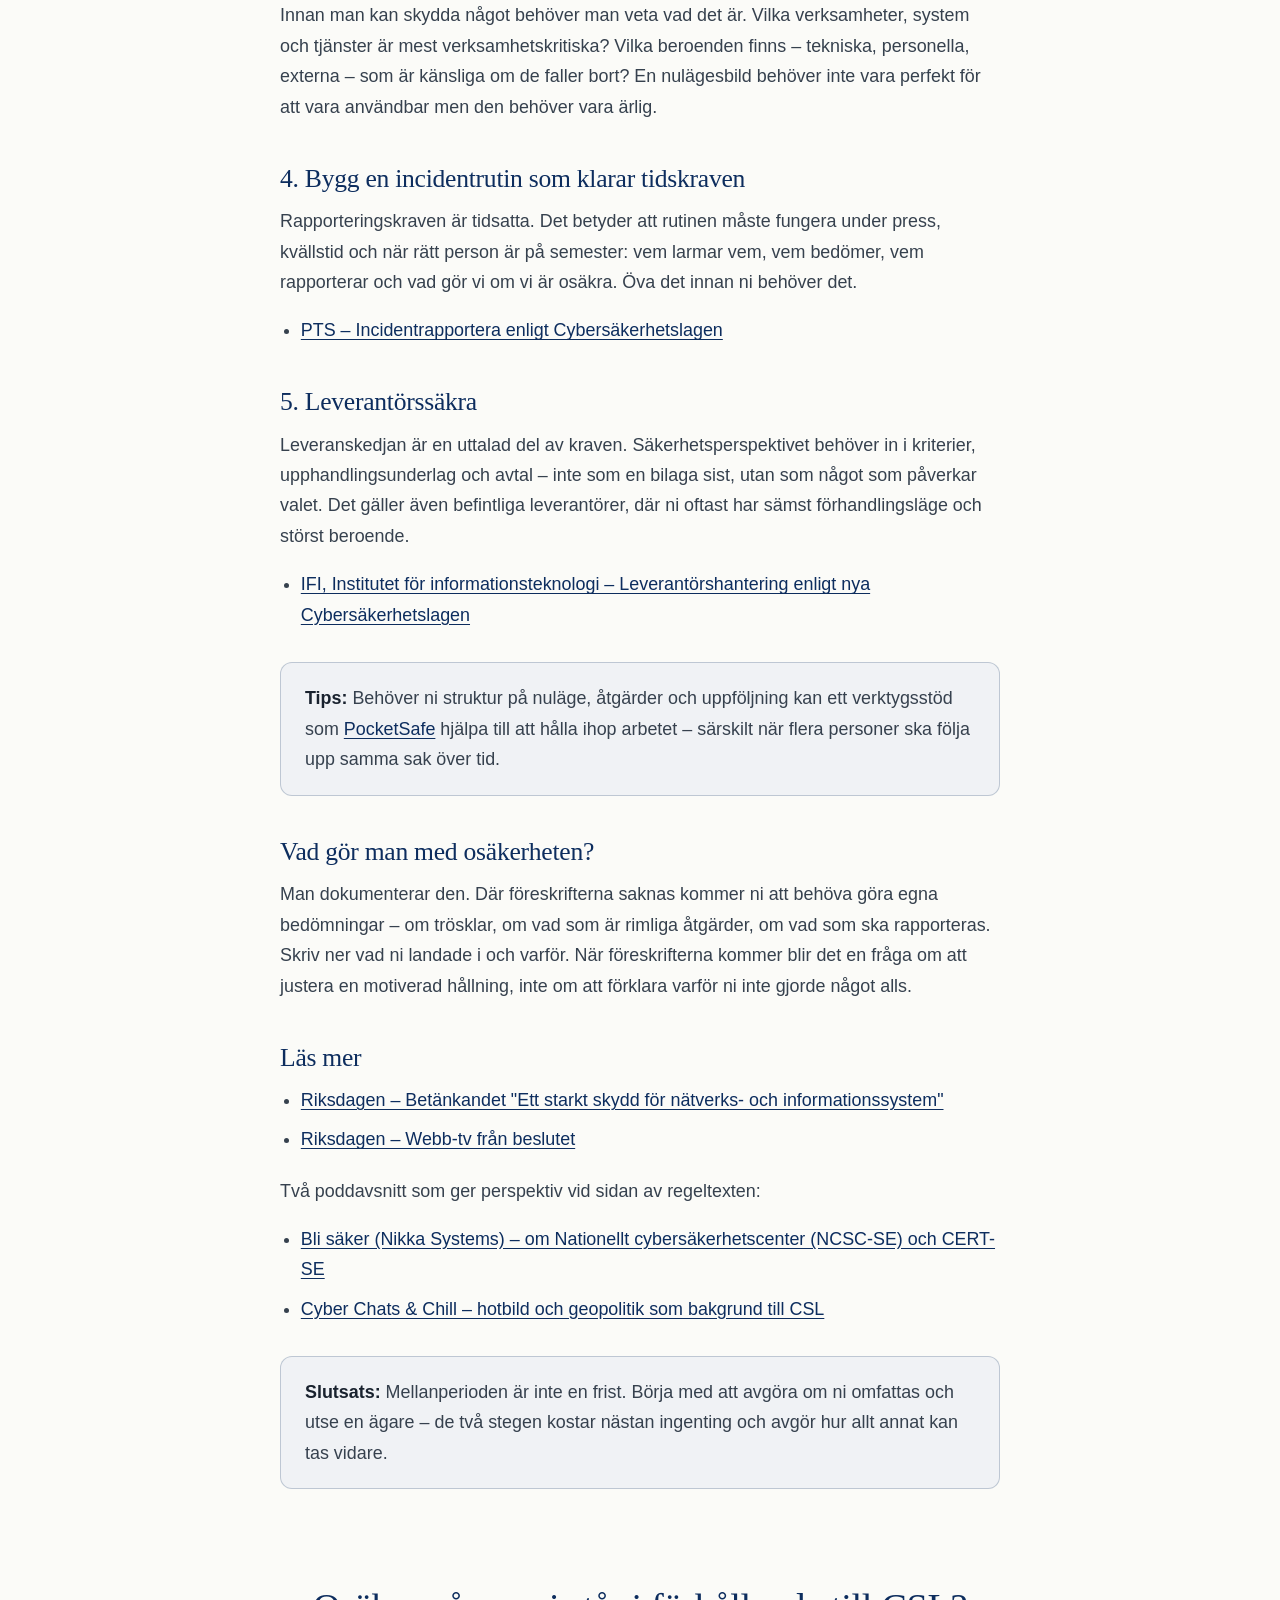
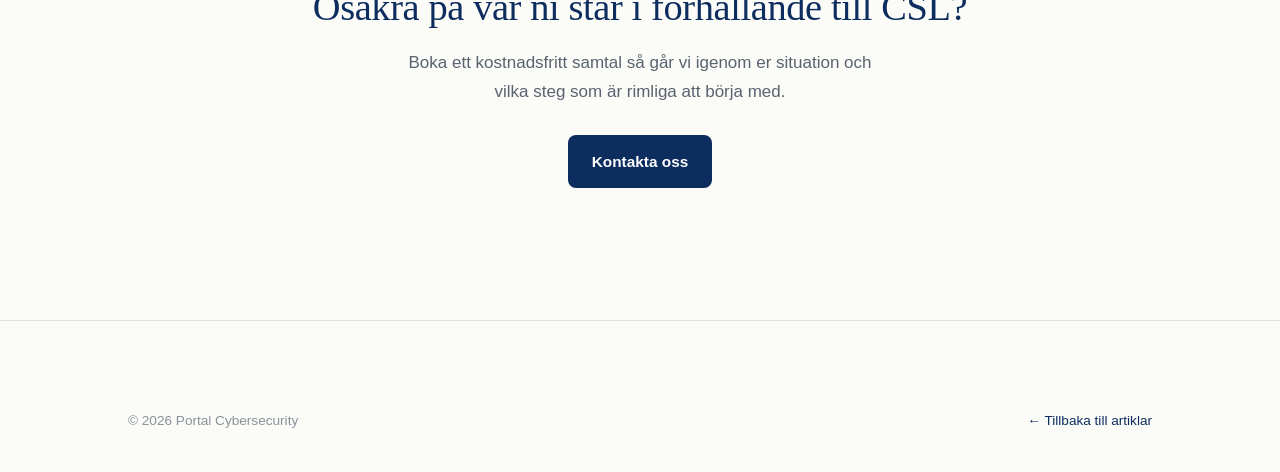
<file: artiklar/cybersakerhetslagen-mellanperioden.html>
<!DOCTYPE html>
<html lang="sv">
<head>
  <meta charset="UTF-8">
  <meta http-equiv="Content-Security-Policy" content="default-src 'self'; script-src 'self'; style-src 'self'; font-src 'none'; img-src 'self'; connect-src 'none'; object-src 'none'; frame-src 'none'; base-uri 'self'; form-action 'none'; manifest-src 'self'; worker-src 'none'; media-src 'none'; upgrade-insecure-requests; require-trusted-types-for 'script'; trusted-types portal-html">
  <meta name="referrer" content="strict-origin-when-cross-origin">
  <meta name="viewport" content="width=device-width, initial-scale=1.0">
  <title>Cybersäkerhetslagen gäller men föreskrifterna dröjer — Portal Cybersecurity</title>
  <link rel="canonical" href="https://portalcs.se/artiklar/cybersakerhetslagen-mellanperioden.html">
  <meta name="description" content="CSL och Cybersäkerhetsförordningen gäller sedan 15 januari 2026 men detaljföreskrifterna är inte på plats. Så hanterar du mellanperioden med fem konkreta åtgärder.">

  <!-- Ikoner & mobilfärg -->
  <link rel="icon" href="../bilder/favicon.svg" type="image/svg+xml">
  <link rel="icon" href="../bilder/favicon.ico" sizes="32x32">
  <link rel="apple-touch-icon" href="../bilder/apple-touch-icon.png">
  <link rel="manifest" href="../site.webmanifest">
  <meta name="theme-color" content="#0d2d5e">
  <meta property="og:type" content="article">
  <meta property="og:image" content="https://portalcs.se/bilder/og-image.png">

  <link rel="stylesheet" href="../css/style.css">
</head>
<body data-base="../">

  <div data-include="header"></div>

  <main>
    <article>
      <div class="article-hero">
        <div class="container">
          <a class="back-link" href="../artiklar.html">
            <svg viewBox="0 0 24 24" fill="none" stroke="currentColor" stroke-width="2" stroke-linecap="round" stroke-linejoin="round"><path d="M19 12H5M11 18l-6-6 6-6"/></svg>
            Alla artiklar
          </a>
          <div class="article-meta">
            <span class="tag">Regelverk</span>
            <span>1 maj 2026</span>
            <span>·</span>
            <span>6 min</span>
          </div>
          <h1>Cybersäkerhetslagen gäller men föreskrifterna dröjer</h1>
        </div>
      </div>

      <div class="container">
        <div class="prose">
          <p>Sedan den 15 januari 2026 gäller Cybersäkerhetslagen (CSL) och Cybersäkerhetsförordningen det svenska genomförandet av NIS2-direktivet. Ett halvår senare väntar många verksamheter fortfarande på de mer detaljerade myndighetsföreskrifterna. Det har skapat en mellanperiod som är värd att förstå.</p>

          <h2>Tre saker att ha klart för sig</h2>

          <p><strong>Grundkraven gäller ändå.</strong> Lagen och förordningen är bindande redan idag. Riskbaserade säkerhetsåtgärder, incidenthantering och rapportering är inte valfritt bara för att detaljerna inte är spikade. Att vänta på föreskrifter är inte en paus det är sex månader som redan gått.</p>

          <p>Kraven finns det är skärpan i dem som saknas. Det ökar behovet av egen tolkning och av att tolkningen är välmotiverad och dokumenterad, så att den går att förklara i efterhand.</p>

          <p><strong>Föreskrifterna kommer.</strong> När de beslutas blir det enklare att jämföra sig med andra och följa upp sitt eget arbete. Men det blir också lättare för tillsynen att peka på konkreta brister. Den som börjat nu har en grund att justera. Den som inte börjat får både bygga och rätta samtidigt.</p>

          <h2>Fem åtgärder som håller oavsett vad föreskrifterna säger</h2>

          <h2>1. Avgör om ni omfattas</h2>
          <p>Först och främst: gäller lagen er? Det är inte alltid uppenbart och svaret styr allt annat. NCSC har ett stöd för bedömningen och PTS samlar information för sina tillsynsområden.</p>
          <ul>
            <li><a href="https://www.ncsc.se/sv/radgivning-och-stod/cybersakerhetslagen-nis2/omfattas-verksamheten-av-cybersakerhetslagen/">NCSC Omfattas verksamheten av Cybersäkerhetslagen?</a></li>
            <li><a href="https://pts.se/sakerhet-och-integritet/cybersakerhetslagen">PTS – Cybersäkerhetslagen</a></li>
          </ul>

          <h2>2. Utse en ägare</h2>
          <p>CSL behöver någon som håller ihop styrning, prioriteringar och uppföljning – annars blir det allas ansvar, alltså ingens. Rollen ska ligga tillräckligt nära ledningen för att kunna fatta beslut om resurser och ledningen har ett eget ansvar i lagen.</p>
          <ul>
            <li><a href="https://www.ncsc.se/sv/radgivning-och-stod/cybersakerhetslagen-nis2/cybersakerhetslagen-for-ledningen/">NCSC – Cybersäkerhetslagen för ledningen</a></li>
          </ul>

          <h2>3. Skapa en nulägesbild</h2>
          <p>Innan man kan skydda något behöver man veta vad det är. Vilka verksamheter, system och tjänster är mest verksamhetskritiska? Vilka beroenden finns – tekniska, personella, externa – som är känsliga om de faller bort? En nulägesbild behöver inte vara perfekt för att vara användbar men den behöver vara ärlig.</p>

          <h2>4. Bygg en incidentrutin som klarar tidskraven</h2>
          <p>Rapporteringskraven är tidsatta. Det betyder att rutinen måste fungera under press, kvällstid och när rätt person är på semester: vem larmar vem, vem bedömer, vem rapporterar och vad gör vi om vi är osäkra. Öva det innan ni behöver det.</p>
          <ul>
            <li><a href="https://pts.se/sakerhet-och-integritet/cybersakerhetslagen/incidentrapportera-enligt-cybersakerhetslagen">PTS – Incidentrapportera enligt Cybersäkerhetslagen</a></li>
          </ul>

          <h2>5. Leverantörssäkra</h2>
          <p>Leveranskedjan är en uttalad del av kraven. Säkerhetsperspektivet behöver in i kriterier, upphandlingsunderlag och avtal – inte som en bilaga sist, utan som något som påverkar valet. Det gäller även befintliga leverantörer, där ni oftast har sämst förhandlingsläge och störst beroende.</p>
          <ul>
            <li><a href="https://ifi.se/utbildning/leverantorshantering-enligt-nya-cybersakerhetslagen/">IFI, Institutet för informationsteknologi – Leverantörshantering enligt nya Cybersäkerhetslagen</a></li>
          </ul>

          <div class="callout">
            <p><strong>Tips:</strong> Behöver ni struktur på nuläge, åtgärder och uppföljning kan ett verktygsstöd som <a href="https://pocketsafe.se/">PocketSafe</a> hjälpa till att hålla ihop arbetet – särskilt när flera personer ska följa upp samma sak över tid.</p>
          </div>

          <h2>Vad gör man med osäkerheten?</h2>
          <p>Man dokumenterar den. Där föreskrifterna saknas kommer ni att behöva göra egna bedömningar – om trösklar, om vad som är rimliga åtgärder, om vad som ska rapporteras. Skriv ner vad ni landade i och varför. När föreskrifterna kommer blir det en fråga om att justera en motiverad hållning, inte om att förklara varför ni inte gjorde något alls.</p>

          <h2>Läs mer</h2>
          <ul>
            <li><a href="https://www.riksdagen.se/sv/dokument-och-lagar/dokument/betankande/ett-starkt-skydd-for-natverks-och_hd01f%C3%B6u2/">Riksdagen – Betänkandet "Ett starkt skydd för nätverks- och informationssystem"</a></li>
            <li><a href="https://www.riksdagen.se/sv/webb-tv/video/beslut/beslut-ett-starkt-skydd-for-natverks-och_hdc320251210f%C3%B6u2/">Riksdagen – Webb-tv från beslutet</a></li>
          </ul>

          <p>Två poddavsnitt som ger perspektiv vid sidan av regeltexten:</p>
          <ul>
            <li><a href="https://open.spotify.com/episode/1BxA3xcUvk3VCNGJwd03bG">Bli säker (Nikka Systems) – om Nationellt cybersäkerhetscenter (NCSC-SE) och CERT-SE</a></li>
            <li><a href="https://open.spotify.com/episode/7o3YUBQFNaUuTqVnJX315Y">Cyber Chats &amp; Chill – hotbild och geopolitik som bakgrund till CSL</a></li>
          </ul>

          <div class="callout">
            <p><strong>Slutsats:</strong> Mellanperioden är inte en frist. Börja med att avgöra om ni omfattas och utse en ägare – de två stegen kostar nästan ingenting och avgör hur allt annat kan tas vidare.</p>
          </div>
        </div>
      </div>
    </article>

    <div data-include="cta" data-titel="Osäkra på var ni står i förhållande till CSL?" data-text="Boka ett kostnadsfritt samtal så går vi igenom er situation och vilka steg som är rimliga att börja med."></div>
  </main>

  <div data-include="footer" data-variant="article"></div>

  <script src="../js/partials.js"></script>
  <script src="../js/main.js"></script>
</body>
</html>
</file>
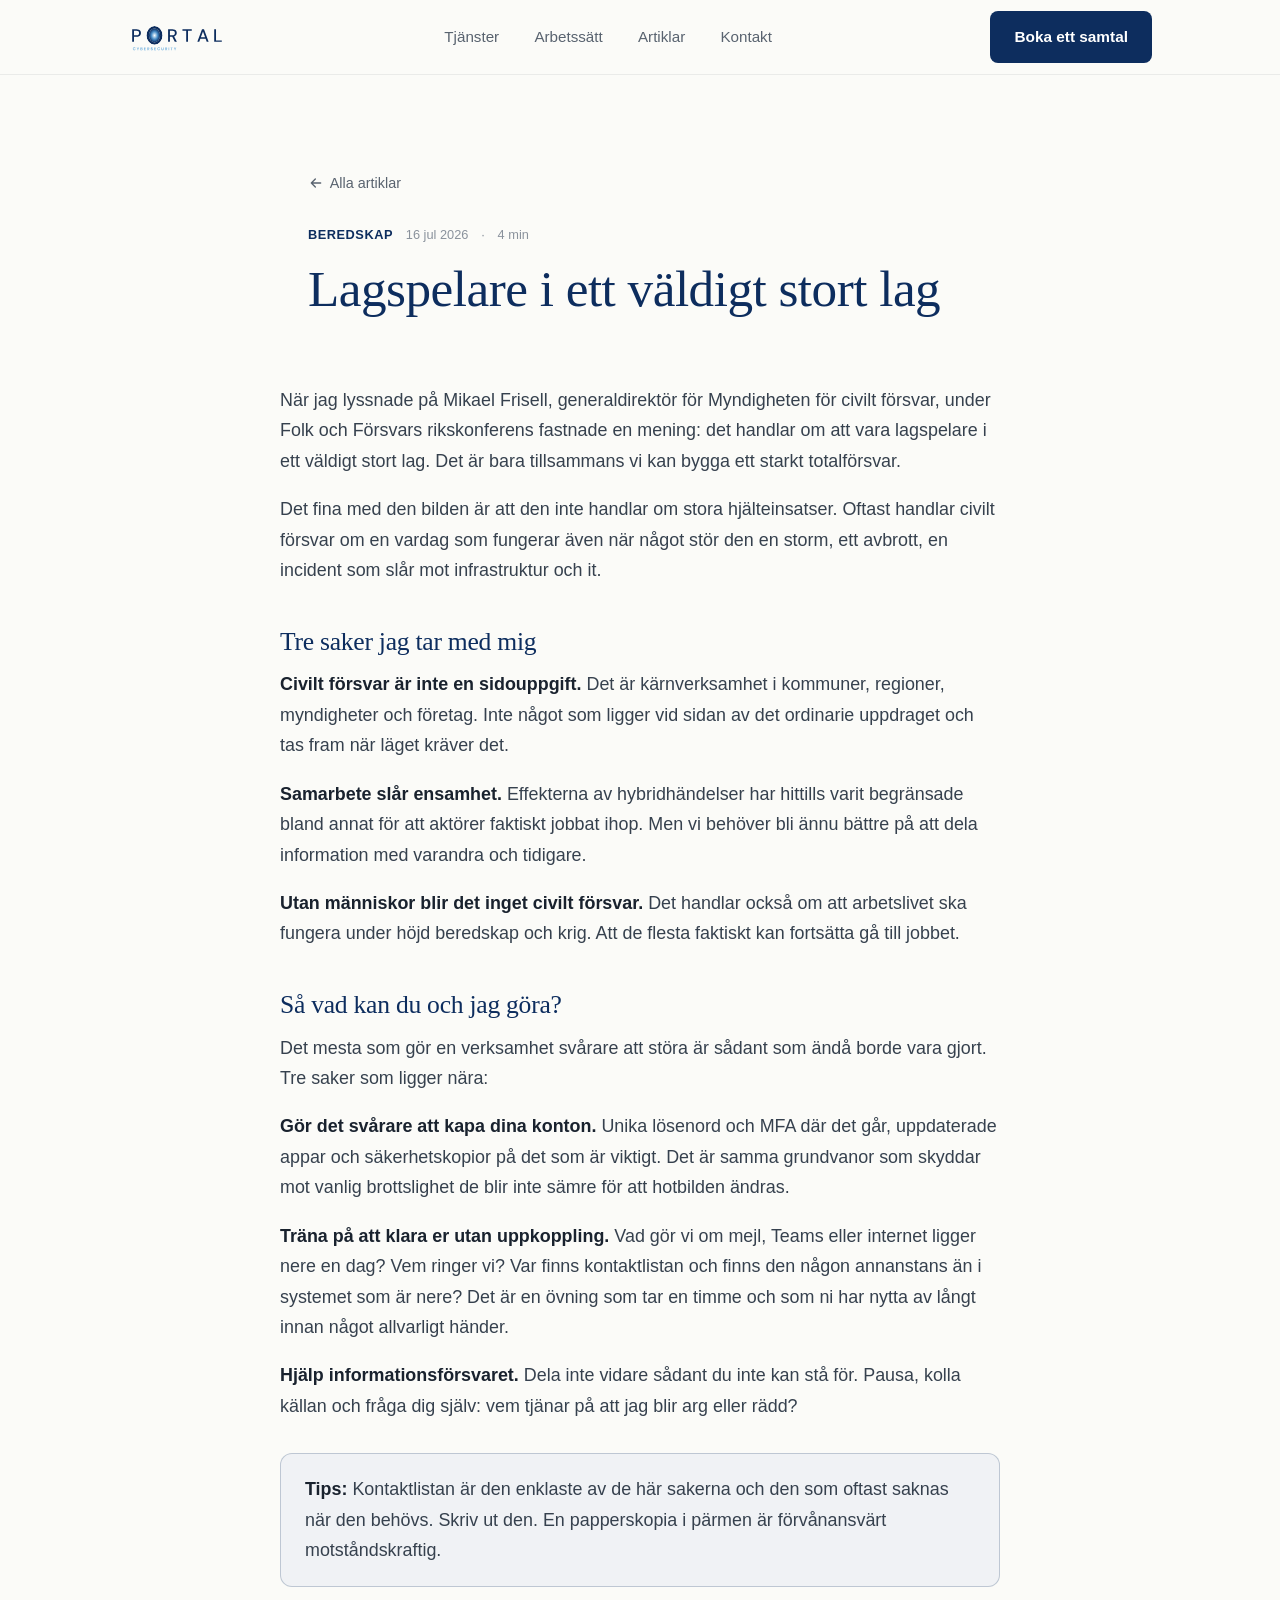
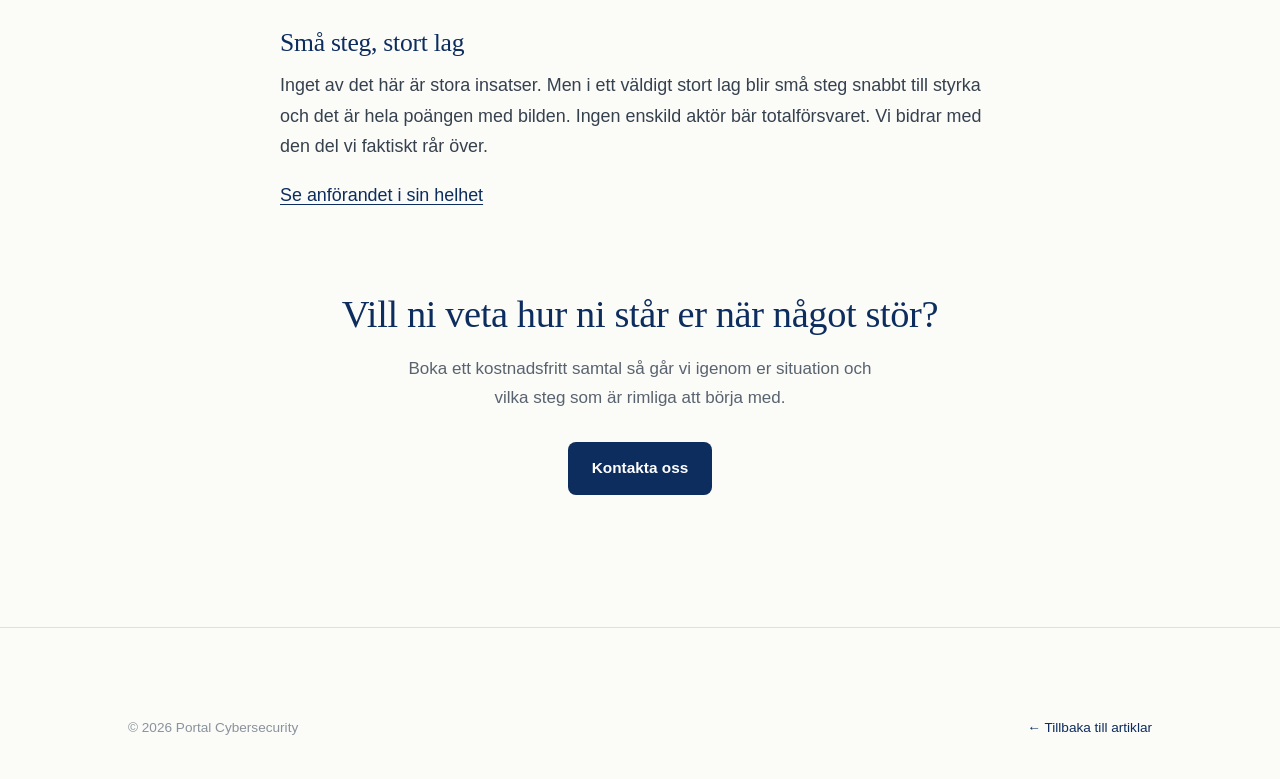
<file: artiklar/lagspelare-i-ett-stort-lag.html>
<!DOCTYPE html>
<html lang="sv">
<head>
  <meta charset="UTF-8">
  <meta http-equiv="Content-Security-Policy" content="default-src 'self'; script-src 'self'; style-src 'self'; font-src 'none'; img-src 'self'; connect-src 'none'; object-src 'none'; frame-src 'none'; base-uri 'self'; form-action 'none'; manifest-src 'self'; worker-src 'none'; media-src 'none'; upgrade-insecure-requests; require-trusted-types-for 'script'; trusted-types portal-html">
  <meta name="referrer" content="strict-origin-when-cross-origin">
  <meta name="viewport" content="width=device-width, initial-scale=1.0">
  <title>Lagspelare i ett väldigt stort lag — Portal Cybersecurity</title>
  <link rel="canonical" href="https://portalcs.se/artiklar/lagspelare-i-ett-stort-lag.html">
  <meta name="description" content="Civilt försvar handlar sällan om hjälteinsatser. Det handlar om en vardag som fungerar även när något stör och om vi faktiskt kan göra.">

  <!-- Ikoner & mobilfärg -->
  <link rel="icon" href="../bilder/favicon.svg" type="image/svg+xml">
  <link rel="icon" href="../bilder/favicon.ico" sizes="32x32">
  <link rel="apple-touch-icon" href="../bilder/apple-touch-icon.png">
  <link rel="manifest" href="../site.webmanifest">
  <meta name="theme-color" content="#0d2d5e">
  <meta property="og:type" content="article">
  <meta property="og:image" content="https://portalcs.se/bilder/og-image.png">

  <link rel="stylesheet" href="../css/style.css">
</head>
<body data-base="../">

  <div data-include="header"></div>

  <main>
    <article>
      <div class="article-hero">
        <div class="container">
          <a class="back-link" href="../artiklar.html">
            <svg viewBox="0 0 24 24" fill="none" stroke="currentColor" stroke-width="2" stroke-linecap="round" stroke-linejoin="round"><path d="M19 12H5M11 18l-6-6 6-6"/></svg>
            Alla artiklar
          </a>
          <div class="article-meta">
            <span class="tag">Beredskap</span>
            <span>16 jul 2026</span>
            <span>·</span>
            <span>4 min</span>
          </div>
          <h1>Lagspelare i ett väldigt stort lag</h1>
        </div>
      </div>

      <div class="container">
        <div class="prose">
          <p>När jag lyssnade på Mikael Frisell, generaldirektör för Myndigheten för civilt försvar, under Folk och Försvars rikskonferens fastnade en mening: det handlar om att vara lagspelare i ett väldigt stort lag. Det är bara tillsammans vi kan bygga ett starkt totalförsvar.</p>

          <p>Det fina med den bilden är att den inte handlar om stora hjälteinsatser. Oftast handlar civilt försvar om en vardag som fungerar även när något stör den en storm, ett avbrott, en incident som slår mot infrastruktur och it.</p>

          <h2>Tre saker jag tar med mig</h2>

          <p><strong>Civilt försvar är inte en sidouppgift.</strong> Det är kärnverksamhet i kommuner, regioner, myndigheter och företag. Inte något som ligger vid sidan av det ordinarie uppdraget och tas fram när läget kräver det.</p>

          <p><strong>Samarbete slår ensamhet.</strong> Effekterna av hybridhändelser har hittills varit begränsade bland annat för att aktörer faktiskt jobbat ihop. Men vi behöver bli ännu bättre på att dela information med varandra och tidigare.</p>

          <p><strong>Utan människor blir det inget civilt försvar.</strong> Det handlar också om att arbetslivet ska fungera under höjd beredskap och krig. Att de flesta faktiskt kan fortsätta gå till jobbet.</p>

          <h2>Så vad kan du och jag göra?</h2>

          <p>Det mesta som gör en verksamhet svårare att störa är sådant som ändå borde vara gjort. Tre saker som ligger nära:</p>

          <p><strong>Gör det svårare att kapa dina konton.</strong> Unika lösenord och MFA där det går, uppdaterade appar och säkerhetskopior på det som är viktigt. Det är samma grundvanor som skyddar mot vanlig brottslighet de blir inte sämre för att hotbilden ändras.</p>

          <p><strong>Träna på att klara er utan uppkoppling.</strong> Vad gör vi om mejl, Teams eller internet ligger nere en dag? Vem ringer vi? Var finns kontaktlistan och finns den någon annanstans än i systemet som är nere? Det är en övning som tar en timme och som ni har nytta av långt innan något allvarligt händer.</p>

          <p><strong>Hjälp informationsförsvaret.</strong> Dela inte vidare sådant du inte kan stå för. Pausa, kolla källan och fråga dig själv: vem tjänar på att jag blir arg eller rädd?</p>

          <div class="callout">
            <p><strong>Tips:</strong> Kontaktlistan är den enklaste av de här sakerna och den som oftast saknas när den behövs. Skriv ut den. En papperskopia i pärmen är förvånansvärt motståndskraftig.</p>
          </div>

          <h2>Små steg, stort lag</h2>

          <p>Inget av det här är stora insatser. Men i ett väldigt stort lag blir små steg snabbt till styrka och det är hela poängen med bilden. Ingen enskild aktör bär totalförsvaret. Vi bidrar med den del vi faktiskt rår över.</p>

          <p><a href="https://www.youtube.com/watch?v=SvAI-zY5rBo">Se anförandet i sin helhet</a></p>
        </div>
      </div>
    </article>

    <div data-include="cta" data-titel="Vill ni veta hur ni står er när något stör?" data-text="Boka ett kostnadsfritt samtal så går vi igenom er situation och vilka steg som är rimliga att börja med."></div>
  </main>

  <div data-include="footer" data-variant="article"></div>

  <script src="../js/partials.js"></script>
  <script src="../js/main.js"></script>
</body>
</html>
</file>
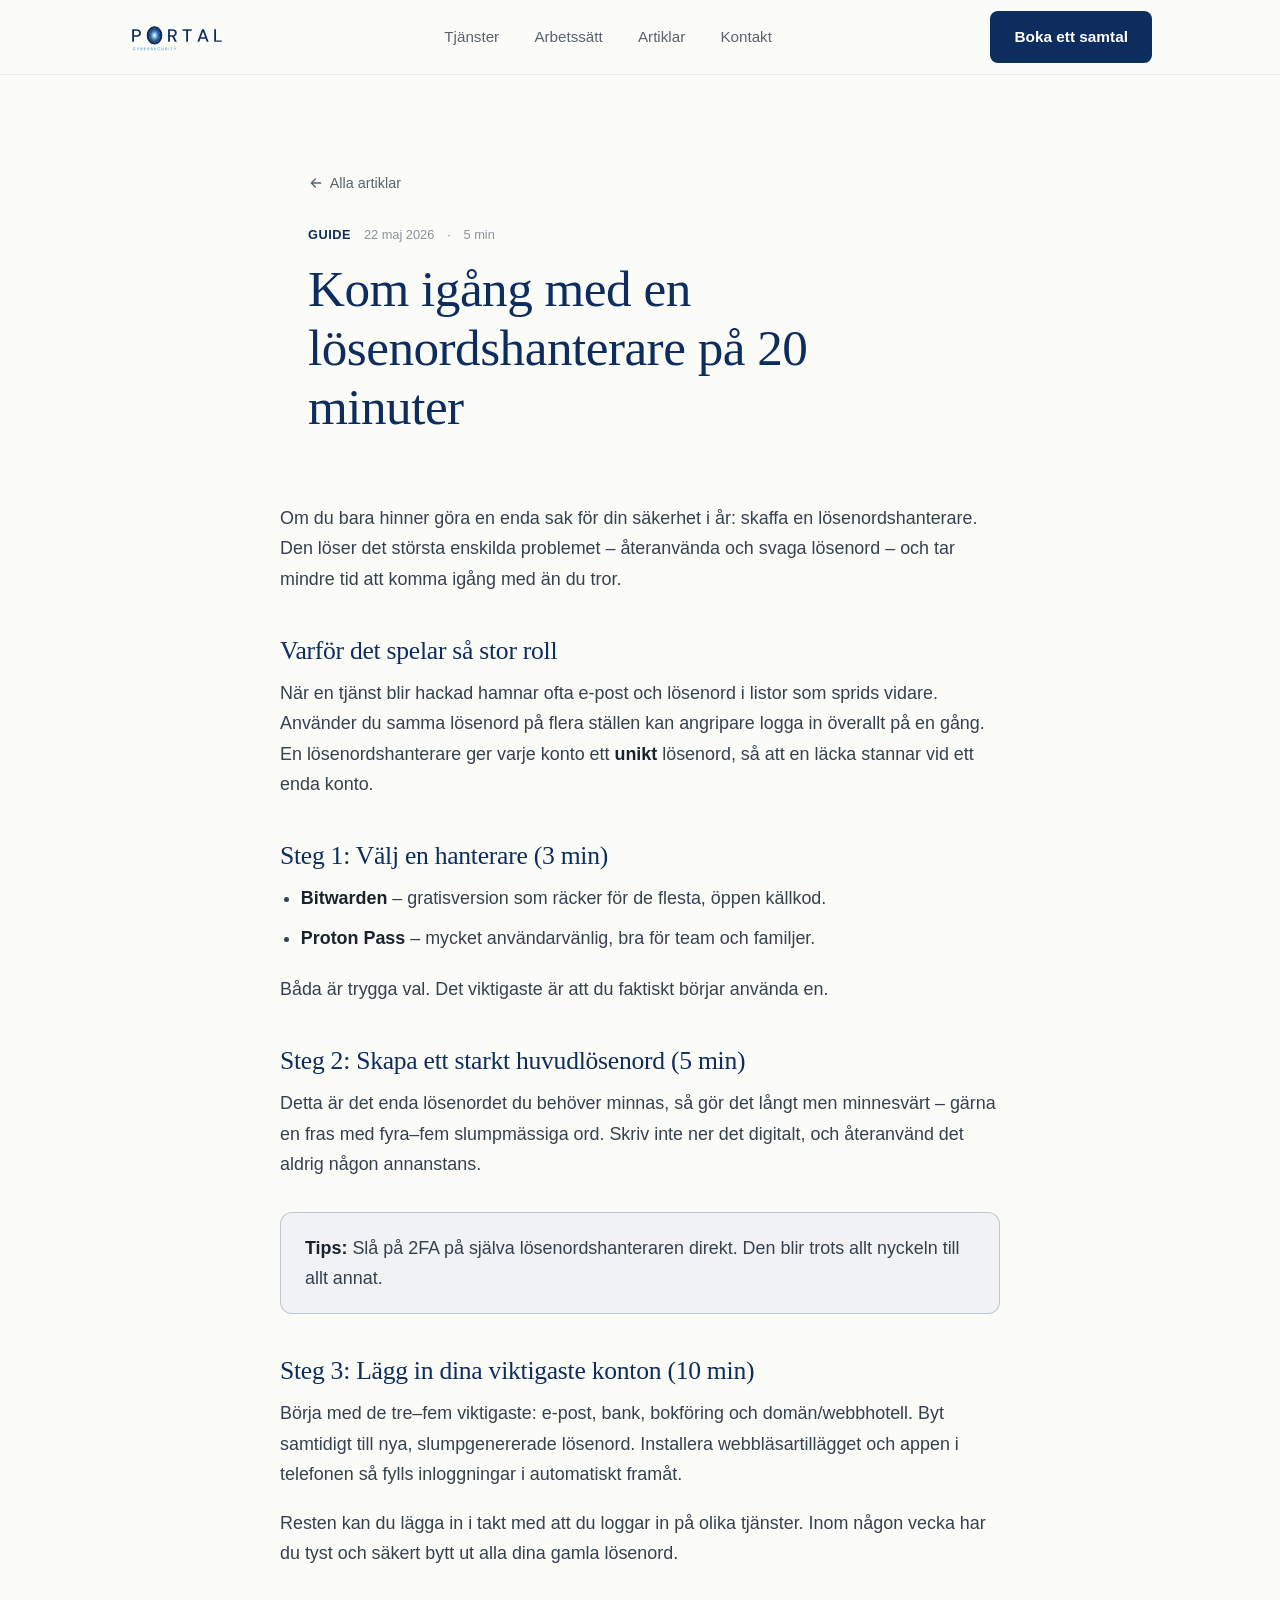
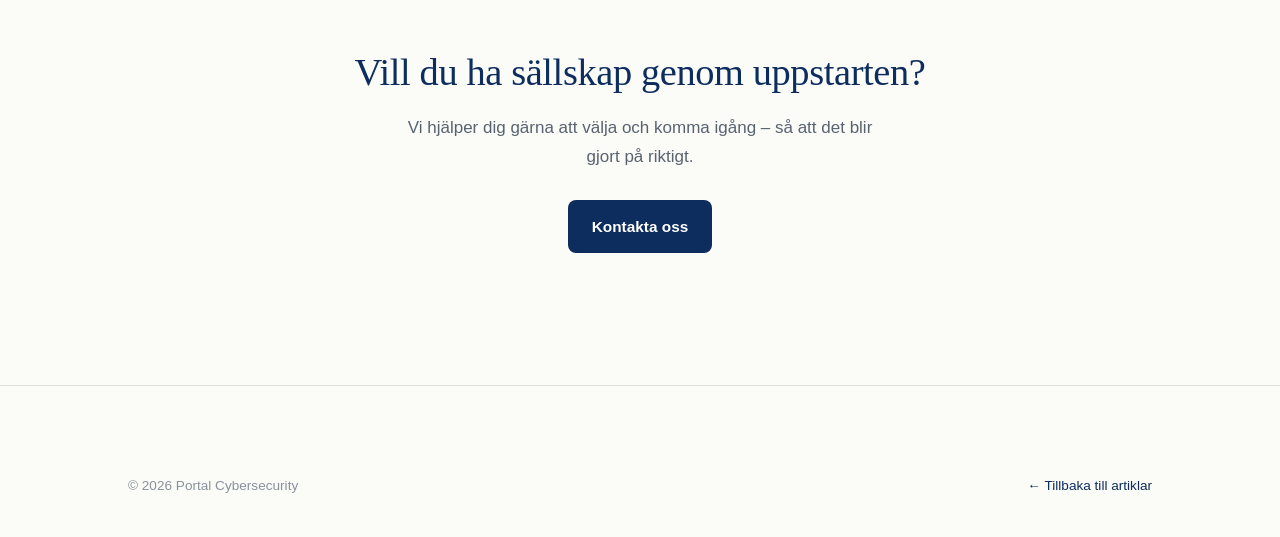
<file: artiklar/losenordshanterare-kom-igang.html>
<!DOCTYPE html>
<html lang="sv">
<head>
  <meta charset="UTF-8">
  <meta http-equiv="Content-Security-Policy" content="default-src 'self'; script-src 'self'; style-src 'self'; font-src 'none'; img-src 'self'; connect-src 'none'; object-src 'none'; frame-src 'none'; base-uri 'self'; form-action 'none'; manifest-src 'self'; worker-src 'none'; media-src 'none'; upgrade-insecure-requests; require-trusted-types-for 'script'; trusted-types portal-html">
  <meta name="referrer" content="strict-origin-when-cross-origin">
  <meta name="viewport" content="width=device-width, initial-scale=1.0">
  <title>Kom igång med en lösenordshanterare på 20 minuter — Portal Cybersecurity</title>
  <link rel="canonical" href="https://portalcs.se/artiklar/losenordshanterare-kom-igang.html">
  <meta name="description" content="Så väljer du en lösenordshanterare och kommer igång steg för steg – den enskilt mest effektiva säkerhetsåtgärden för småföretag.">
  <!-- Ikoner & mobilfärg -->
  <link rel="icon" href="../bilder/favicon.svg" type="image/svg+xml">
  <link rel="icon" href="../bilder/favicon.ico" sizes="32x32">
  <link rel="apple-touch-icon" href="../bilder/apple-touch-icon.png">
  <link rel="manifest" href="../site.webmanifest">
  <meta name="theme-color" content="#0d2d5e">
  <meta property="og:type" content="article">
  <meta property="og:image" content="https://portalcs.se/bilder/og-image.png">

  <link rel="stylesheet" href="../css/style.css">
</head>
<body data-base="../">
  <div data-include="header"></div>

  <main>
    <article>
      <div class="article-hero">
        <div class="container">
          <a class="back-link" href="../artiklar.html">
            <svg viewBox="0 0 24 24" fill="none" stroke="currentColor" stroke-width="2" stroke-linecap="round" stroke-linejoin="round"><path d="M19 12H5M11 18l-6-6 6-6"/></svg>
            Alla artiklar
          </a>
          <div class="article-meta">
            <span class="tag">Guide</span>
            <span>22 maj 2026</span>
            <span>·</span>
            <span>5 min</span>
          </div>
          <h1>Kom igång med en lösenordshanterare på 20 minuter</h1>
        </div>
      </div>

      <div class="container">
        <div class="prose">
          <p>Om du bara hinner göra en enda sak för din säkerhet i år: skaffa en lösenordshanterare. Den löser det största enskilda problemet – återanvända och svaga lösenord – och tar mindre tid att komma igång med än du tror.</p>

          <h2>Varför det spelar så stor roll</h2>
          <p>När en tjänst blir hackad hamnar ofta e-post och lösenord i listor som sprids vidare. Använder du samma lösenord på flera ställen kan angripare logga in överallt på en gång. En lösenordshanterare ger varje konto ett <strong>unikt</strong> lösenord, så att en läcka stannar vid ett enda konto.</p>

          <h2>Steg 1: Välj en hanterare (3 min)</h2>
          <ul>
            <li><strong>Bitwarden</strong> – gratisversion som räcker för de flesta, öppen källkod.</li>
            <li><strong>Proton Pass</strong> – mycket användarvänlig, bra för team och familjer.</li>
          </ul>
          <p>Båda är trygga val. Det viktigaste är att du faktiskt börjar använda en.</p>

          <h2>Steg 2: Skapa ett starkt huvudlösenord (5 min)</h2>
          <p>Detta är det enda lösenordet du behöver minnas, så gör det långt men minnesvärt – gärna en fras med fyra–fem slumpmässiga ord. Skriv inte ner det digitalt, och återanvänd det aldrig någon annanstans.</p>
          <div class="callout">
            <p><strong>Tips:</strong> Slå på 2FA på själva lösenordshanteraren direkt. Den blir trots allt nyckeln till allt annat.</p>
          </div>

          <h2>Steg 3: Lägg in dina viktigaste konton (10 min)</h2>
          <p>Börja med de tre–fem viktigaste: e-post, bank, bokföring och domän/webbhotell. Byt samtidigt till nya, slumpgenererade lösenord. Installera webbläsartillägget och appen i telefonen så fylls inloggningar i automatiskt framåt.</p>

          <p>Resten kan du lägga in i takt med att du loggar in på olika tjänster. Inom någon vecka har du tyst och säkert bytt ut alla dina gamla lösenord.</p>
        </div>
      </div>
    </article>

    <div data-include="cta" data-titel="Vill du ha sällskap genom uppstarten?" data-text="Vi hjälper dig gärna att välja och komma igång – så att det blir gjort på riktigt."></div>
  </main>

  <div data-include="footer" data-variant="article"></div>

  <script src="../js/partials.js"></script>
  <script src="../js/main.js"></script>
</body>
</html>
</file>
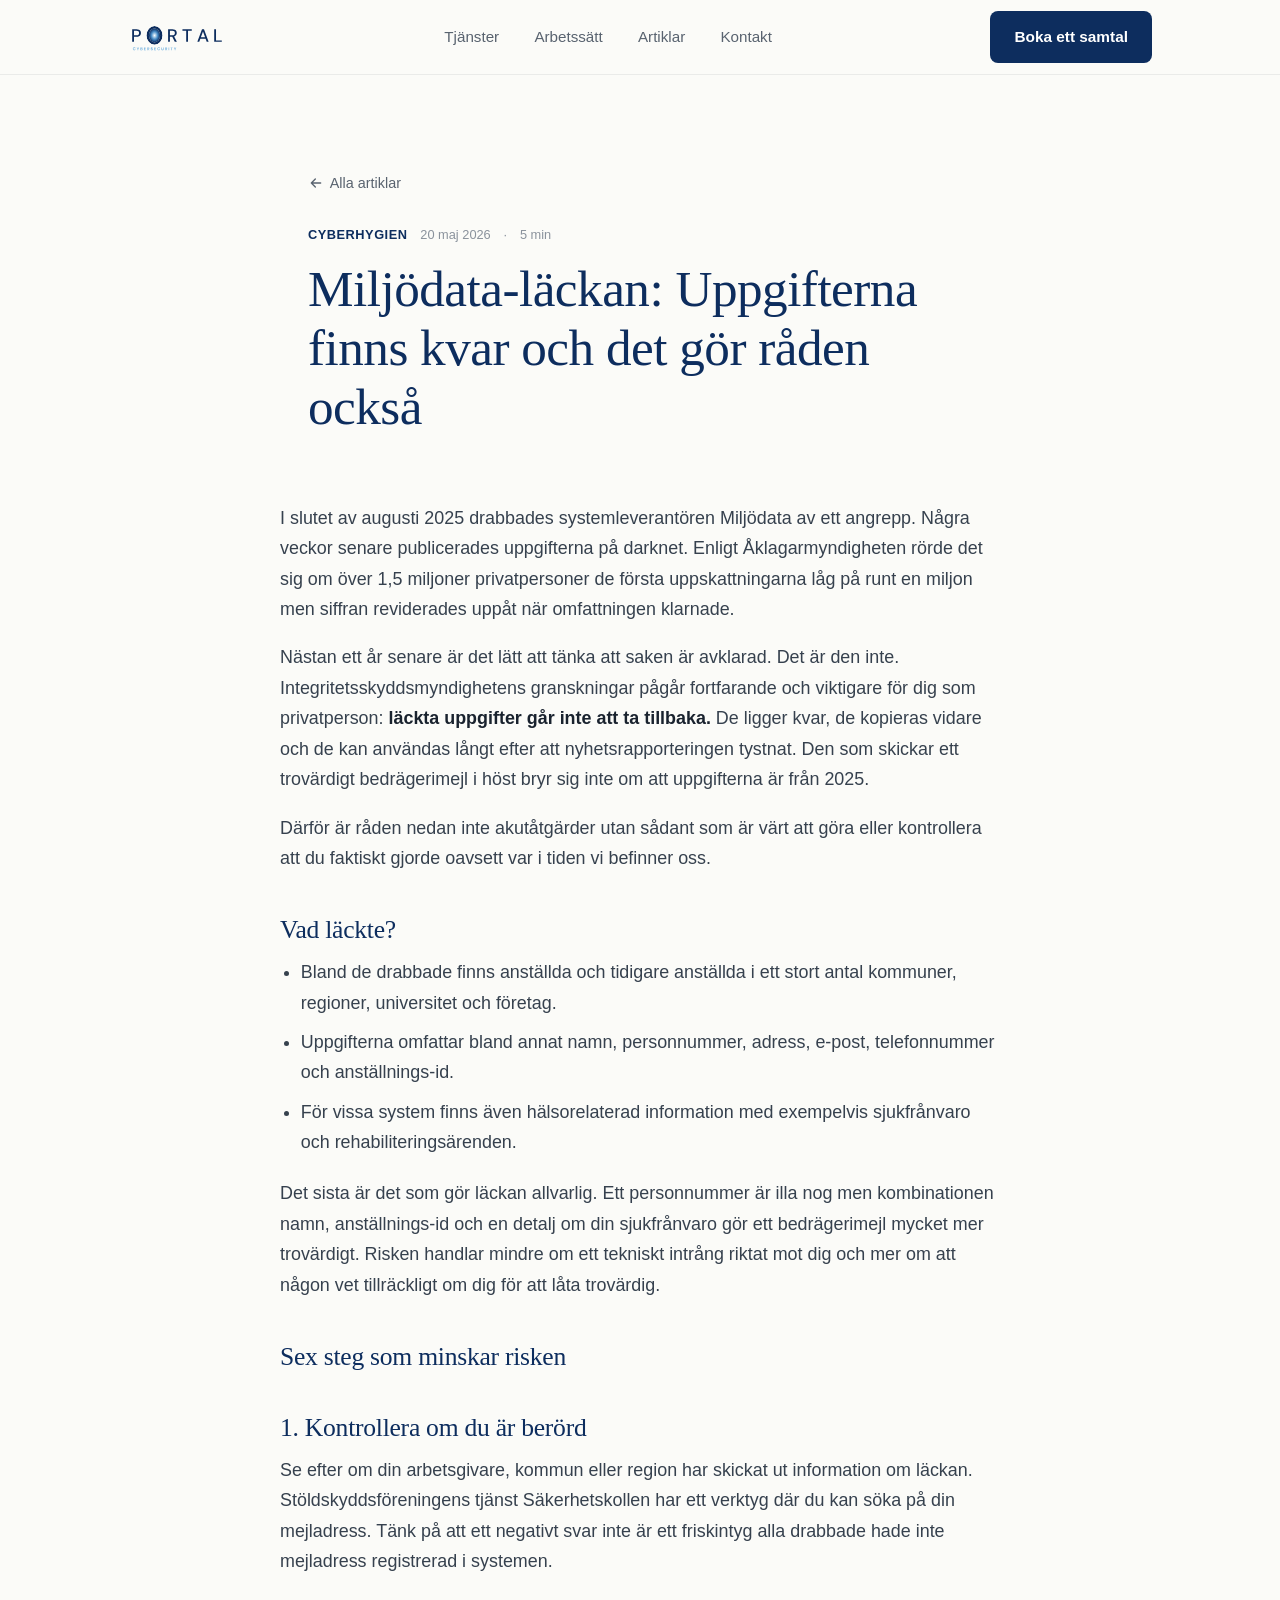
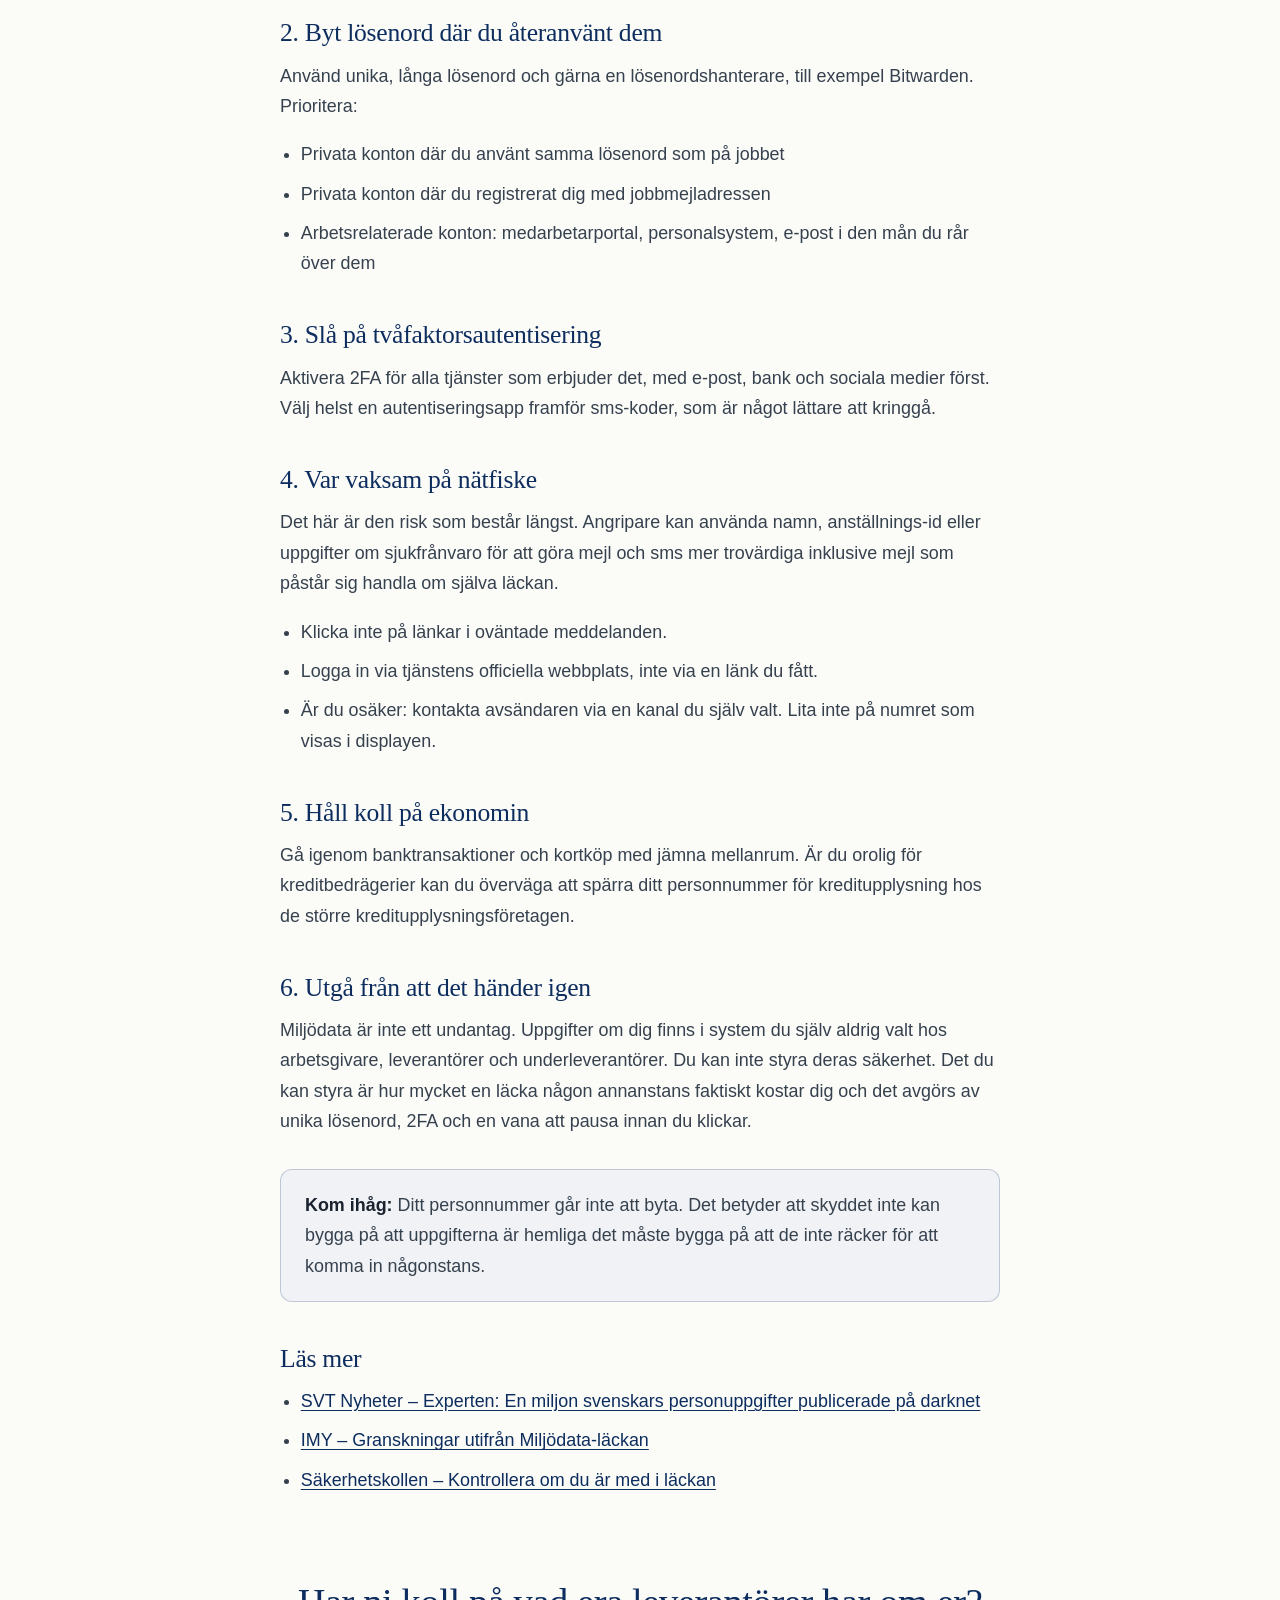
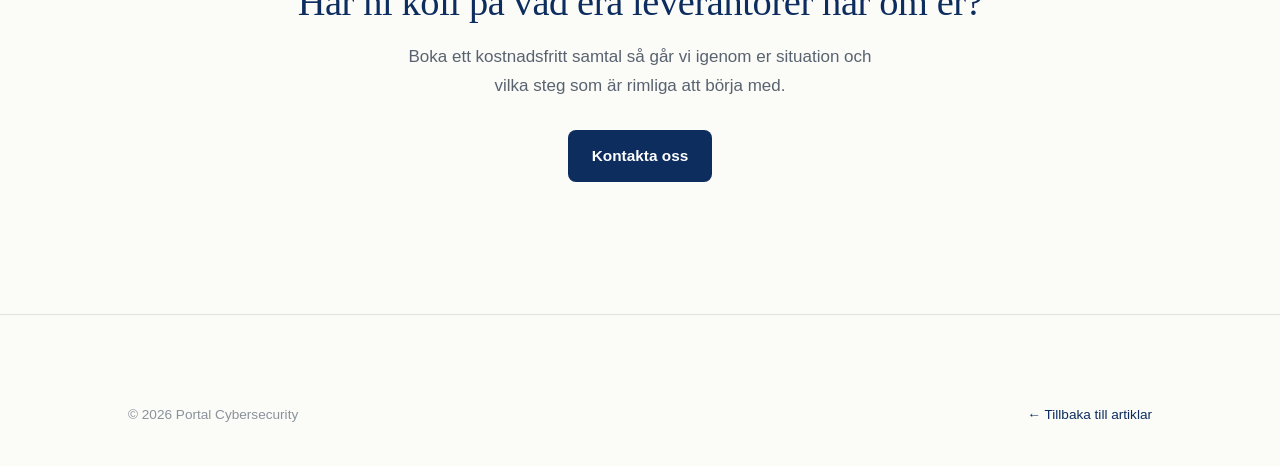
<file: artiklar/miljodata-lackan-sa-skyddar-du-dig.html>
<!DOCTYPE html>
<html lang="sv">
<head>
  <meta charset="UTF-8">
  <meta http-equiv="Content-Security-Policy" content="default-src 'self'; script-src 'self'; style-src 'self'; font-src 'none'; img-src 'self'; connect-src 'none'; object-src 'none'; frame-src 'none'; base-uri 'self'; form-action 'none'; manifest-src 'self'; worker-src 'none'; media-src 'none'; upgrade-insecure-requests; require-trusted-types-for 'script'; trusted-types portal-html">
  <meta name="referrer" content="strict-origin-when-cross-origin">
  <meta name="viewport" content="width=device-width, initial-scale=1.0">
  <title>Miljödata-läckan: Uppgifterna finns kvar — Portal Cybersecurity</title>
  <link rel="canonical" href="https://portalcs.se/artiklar/miljodata-lackan-sa-skyddar-du-dig.html">
  <meta name="description" content="Över 1,5 miljoner svenskars personuppgifter publicerades på darknet efter angreppet mot Miljödata. Läckta uppgifter går inte att ta tillbaka – så här skyddar du dig.">

  <!-- Ikoner & mobilfärg -->
  <link rel="icon" href="../bilder/favicon.svg" type="image/svg+xml">
  <link rel="icon" href="../bilder/favicon.ico" sizes="32x32">
  <link rel="apple-touch-icon" href="../bilder/apple-touch-icon.png">
  <link rel="manifest" href="../site.webmanifest">
  <meta name="theme-color" content="#0d2d5e">
  <meta property="og:type" content="article">
  <meta property="og:image" content="https://portalcs.se/bilder/og-image.png">

  <link rel="stylesheet" href="../css/style.css">
</head>
<body data-base="../">

  <div data-include="header"></div>

  <main>
    <article>
      <div class="article-hero">
        <div class="container">
          <a class="back-link" href="../artiklar.html">
            <svg viewBox="0 0 24 24" fill="none" stroke="currentColor" stroke-width="2" stroke-linecap="round" stroke-linejoin="round"><path d="M19 12H5M11 18l-6-6 6-6"/></svg>
            Alla artiklar
          </a>
          <div class="article-meta">
            <span class="tag">Cyberhygien</span>
            <span>20 maj 2026</span>
            <span>·</span>
            <span>5 min</span>
          </div>
          <h1>Miljödata-läckan: Uppgifterna finns kvar och det gör råden också</h1>
        </div>
      </div>

      <div class="container">
        <div class="prose">
          <p>I slutet av augusti 2025 drabbades systemleverantören Miljödata av ett angrepp. Några veckor senare publicerades uppgifterna på darknet. Enligt Åklagarmyndigheten rörde det sig om över 1,5 miljoner privatpersoner de första uppskattningarna låg på runt en miljon men siffran reviderades uppåt när omfattningen klarnade.</p>

          <p>Nästan ett år senare är det lätt att tänka att saken är avklarad. Det är den inte. Integritetsskyddsmyndighetens granskningar pågår fortfarande och viktigare för dig som privatperson: <strong>läckta uppgifter går inte att ta tillbaka.</strong> De ligger kvar, de kopieras vidare och de kan användas långt efter att nyhetsrapporteringen tystnat. Den som skickar ett trovärdigt bedrägerimejl i höst bryr sig inte om att uppgifterna är från 2025.</p>

          <p>Därför är råden nedan inte akutåtgärder utan sådant som är värt att göra eller kontrollera att du faktiskt gjorde oavsett var i tiden vi befinner oss.</p>

          <h2>Vad läckte?</h2>
          <ul>
            <li>Bland de drabbade finns anställda och tidigare anställda i ett stort antal kommuner, regioner, universitet och företag.</li>
            <li>Uppgifterna omfattar bland annat namn, personnummer, adress, e-post, telefonnummer och anställnings-id.</li>
            <li>För vissa system finns även hälsorelaterad information med exempelvis sjukfrånvaro och rehabiliteringsärenden.</li>
          </ul>

          <p>Det sista är det som gör läckan allvarlig. Ett personnummer är illa nog men kombinationen namn, anställnings-id och en detalj om din sjukfrånvaro gör ett bedrägerimejl mycket mer trovärdigt. Risken handlar mindre om ett tekniskt intrång riktat mot dig och mer om att någon vet tillräckligt om dig för att låta trovärdig.</p>

          <h2>Sex steg som minskar risken</h2>

          <h2>1. Kontrollera om du är berörd</h2>
          <p>Se efter om din arbetsgivare, kommun eller region har skickat ut information om läckan. Stöldskyddsföreningens tjänst Säkerhetskollen har ett verktyg där du kan söka på din mejladress. Tänk på att ett negativt svar inte är ett friskintyg alla drabbade hade inte mejladress registrerad i systemen.</p>

          <h2>2. Byt lösenord där du återanvänt dem</h2>
          <p>Använd unika, långa lösenord och gärna en lösenordshanterare, till exempel Bitwarden. Prioritera:</p>
          <ul>
            <li>Privata konton där du använt samma lösenord som på jobbet</li>
            <li>Privata konton där du registrerat dig med jobbmejladressen</li>
            <li>Arbetsrelaterade konton: medarbetarportal, personalsystem, e-post i den mån du rår över dem</li>
          </ul>

          <h2>3. Slå på tvåfaktorsautentisering</h2>
          <p>Aktivera 2FA för alla tjänster som erbjuder det, med e-post, bank och sociala medier först. Välj helst en autentiseringsapp framför sms-koder, som är något lättare att kringgå.</p>

          <h2>4. Var vaksam på nätfiske</h2>
          <p>Det här är den risk som består längst. Angripare kan använda namn, anställnings-id eller uppgifter om sjukfrånvaro för att göra mejl och sms mer trovärdiga inklusive mejl som påstår sig handla om själva läckan.</p>
          <ul>
            <li>Klicka inte på länkar i oväntade meddelanden.</li>
            <li>Logga in via tjänstens officiella webbplats, inte via en länk du fått.</li>
            <li>Är du osäker: kontakta avsändaren via en kanal du själv valt. Lita inte på numret som visas i displayen.</li>
          </ul>

          <h2>5. Håll koll på ekonomin</h2>
          <p>Gå igenom banktransaktioner och kortköp med jämna mellanrum. Är du orolig för kreditbedrägerier kan du överväga att spärra ditt personnummer för kreditupplysning hos de större kreditupplysningsföretagen.</p>

          <h2>6. Utgå från att det händer igen</h2>
          <p>Miljödata är inte ett undantag. Uppgifter om dig finns i system du själv aldrig valt hos arbetsgivare, leverantörer och underleverantörer. Du kan inte styra deras säkerhet. Det du kan styra är hur mycket en läcka någon annanstans faktiskt kostar dig och det avgörs av unika lösenord, 2FA och en vana att pausa innan du klickar.</p>

          <div class="callout">
            <p><strong>Kom ihåg:</strong> Ditt personnummer går inte att byta. Det betyder att skyddet inte kan bygga på att uppgifterna är hemliga det måste bygga på att de inte räcker för att komma in någonstans.</p>
          </div>

          <h2>Läs mer</h2>
          <ul>
            <li><a href="https://www.svt.se/nyheter/inrikes/experten-en-miljon-svenskars-personuppgifter-publicerade-pa-darknet">SVT Nyheter – Experten: En miljon svenskars personuppgifter publicerade på darknet</a></li>
            <li><a href="https://www.imy.se/nyheter/imy-inleder-granskningar-utifran-miljodata-lackan/">IMY – Granskningar utifrån Miljödata-läckan</a></li>
            <li><a href="https://sakerhetskollen.se/privat/nyheter/kontrollera-om-du-ar-med-i-miljodata-lackan">Säkerhetskollen – Kontrollera om du är med i läckan</a></li>
          </ul>
        </div>
      </div>
    </article>

    <div data-include="cta" data-titel="Har ni koll på vad era leverantörer har om er?" data-text="Boka ett kostnadsfritt samtal så går vi igenom er situation och vilka steg som är rimliga att börja med."></div>
  </main>

  <div data-include="footer" data-variant="article"></div>

  <script src="../js/partials.js"></script>
  <script src="../js/main.js"></script>
</body>
</html>
</file>
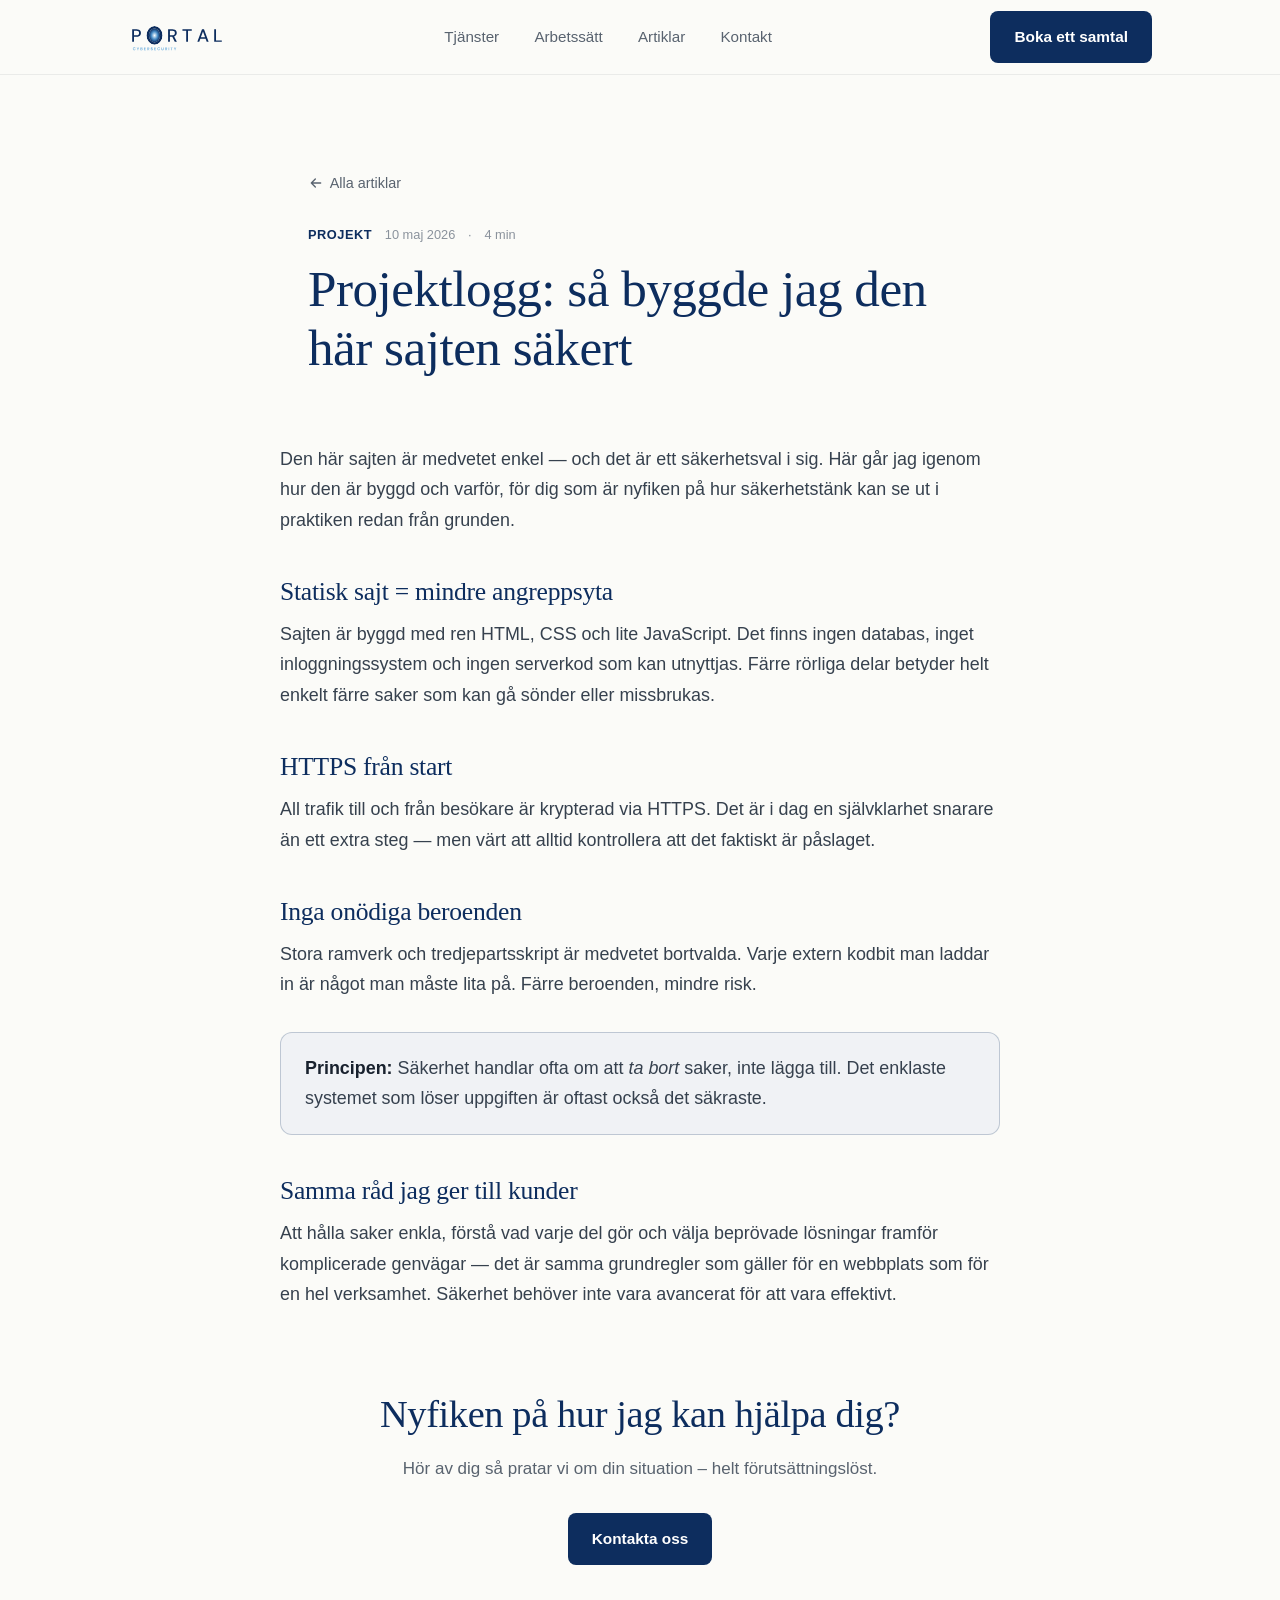
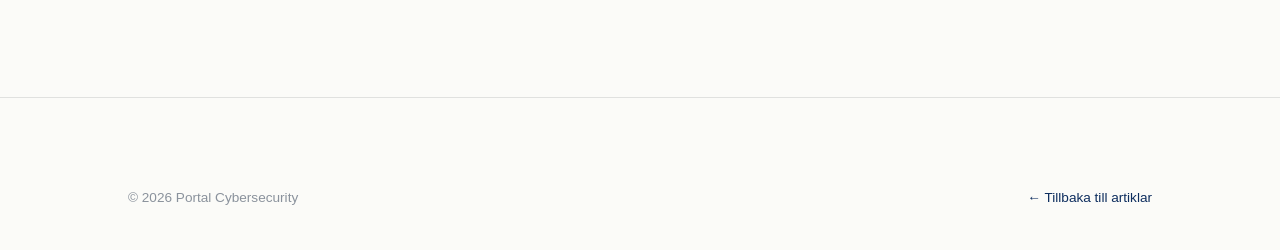
<file: artiklar/projektlogg-denna-sajt.html>
<!DOCTYPE html>
<html lang="sv">
<head>
  <meta charset="UTF-8">
  <meta http-equiv="Content-Security-Policy" content="default-src 'self'; script-src 'self'; style-src 'self'; font-src 'none'; img-src 'self'; connect-src 'none'; object-src 'none'; frame-src 'none'; base-uri 'self'; form-action 'none'; manifest-src 'self'; worker-src 'none'; media-src 'none'; upgrade-insecure-requests; require-trusted-types-for 'script'; trusted-types portal-html">
  <meta name="referrer" content="strict-origin-when-cross-origin">
  <meta name="viewport" content="width=device-width, initial-scale=1.0">
  <title>Projektlogg: så byggde jag den här sajten säkert — Portal Cybersecurity</title>
  <link rel="canonical" href="https://portalcs.se/artiklar/projektlogg-denna-sajt.html">
  <meta name="description" content="En genomgång av hur den här sajten är byggd och vilka säkerhetsval som ligger bakom — enkelhet som säkerhetsprincip.">
  <!-- Ikoner & mobilfärg -->
  <link rel="icon" href="../bilder/favicon.svg" type="image/svg+xml">
  <link rel="icon" href="../bilder/favicon.ico" sizes="32x32">
  <link rel="apple-touch-icon" href="../bilder/apple-touch-icon.png">
  <link rel="manifest" href="../site.webmanifest">
  <meta name="theme-color" content="#0d2d5e">
  <meta property="og:type" content="article">
  <meta property="og:image" content="https://portalcs.se/bilder/og-image.png">

  <link rel="stylesheet" href="../css/style.css">
</head>
<body data-base="../">
  <div data-include="header"></div>

  <main>
    <article>
      <div class="article-hero">
        <div class="container">
          <a class="back-link" href="../artiklar.html">
            <svg viewBox="0 0 24 24" fill="none" stroke="currentColor" stroke-width="2" stroke-linecap="round" stroke-linejoin="round"><path d="M19 12H5M11 18l-6-6 6-6"/></svg>
            Alla artiklar
          </a>
          <div class="article-meta">
            <span class="tag">Projekt</span>
            <span>10 maj 2026</span>
            <span>·</span>
            <span>4 min</span>
          </div>
          <h1>Projektlogg: så byggde jag den här sajten säkert</h1>
        </div>
      </div>

      <div class="container">
        <div class="prose">
          <p>Den här sajten är medvetet enkel — och det är ett säkerhetsval i sig. Här går jag igenom hur den är byggd och varför, för dig som är nyfiken på hur säkerhetstänk kan se ut i praktiken redan från grunden.</p>

          <h2>Statisk sajt = mindre angreppsyta</h2>
          <p>Sajten är byggd med ren HTML, CSS och lite JavaScript. Det finns ingen databas, inget inloggningssystem och ingen serverkod som kan utnyttjas. Färre rörliga delar betyder helt enkelt färre saker som kan gå sönder eller missbrukas.</p>

          <h2>HTTPS från start</h2>
          <p>All trafik till och från besökare är krypterad via HTTPS. Det är i dag en självklarhet snarare än ett extra steg — men värt att alltid kontrollera att det faktiskt är påslaget.</p>

          <h2>Inga onödiga beroenden</h2>
          <p>Stora ramverk och tredjepartsskript är medvetet bortvalda. Varje extern kodbit man laddar in är något man måste lita på. Färre beroenden, mindre risk.</p>

          <div class="callout">
            <p><strong>Principen:</strong> Säkerhet handlar ofta om att <em>ta bort</em> saker, inte lägga till. Det enklaste systemet som löser uppgiften är oftast också det säkraste.</p>
          </div>

          <h2>Samma råd jag ger till kunder</h2>
          <p>Att hålla saker enkla, förstå vad varje del gör och välja beprövade lösningar framför komplicerade genvägar — det är samma grundregler som gäller för en webbplats som för en hel verksamhet. Säkerhet behöver inte vara avancerat för att vara effektivt.</p>
        </div>
      </div>
    </article>

    <div data-include="cta" data-titel="Nyfiken på hur jag kan hjälpa dig?" data-text="Hör av dig så pratar vi om din situation – helt förutsättningslöst."></div>
  </main>

  <div data-include="footer" data-variant="article"></div>

  <script src="../js/partials.js"></script>
  <script src="../js/main.js"></script>
</body>
</html>
</file>
<file: css/style.css>
/* =================================================================
   PORTAL CYBERSECURITY — STILMALL (minimalistisk, ljus)
   =================================================================
   Portal Cybersecuritys färger
   ================================================================= */
:root {
  /* --- Varumärkesfärger --- */
  --navy:          #0d2d5e;   /* Marinblå – primärfärg (PORTAL, rubriker, knappar) */
  --babyblue:      #6aacdb;   /* Babyblå – sekundär accent (detaljer, dekor) */
  --babyblue-soft: #eaf3fb;   /* Mycket ljus babyblå – bakgrundstoner */
  --blue-mid:      #4a8ec8;   /* Mellanblå (portal-klotet) */

  --accent:        var(--navy);  /* huvudaccent = marinblå */
  --accent-dark:   #0a2450;      /* mörkare marinblå för hover */
  --accent-ink:    #FFFFFF;      /* textfärg ovanpå accentfärgen */

  /* --- Bakgrunder & ytor --- */
  --bg:            #FBFBF8;   /* Sidans bakgrund (varm off-white) */
  --bg-alt:        #F3F3EE;   /* Diskret avvikande sektion */
  --surface:       #FFFFFF;   /* Kort/ytor */

  /* --- Text --- */
  --ink:           #19222E;   /* Rubriker & huvudtext */
  --muted:         #59636F;   /* Brödtext, dämpad */
  --faint:         #8A929C;   /* Metadata, mycket dämpad */
  --ink-soft:      #36414E;   /* Brödtext i artiklar (prose) */

  /* --- Linjer --- */
  --line:          rgba(25,34,46,.12);
  --line-soft:     rgba(25,34,46,.07);

  /* --- Typsnitt (systemtypsnitt — besökaren laddar inga typsnittsfiler) --- */
  --font-display:  ui-serif, Georgia, Cambria, "Times New Roman", serif;
  --font-body:     -apple-system, BlinkMacSystemFont, "Segoe UI", Roboto, Arial, sans-serif;

  /* --- Mått --- */
  --maxw:          1080px;
  --measure:       720px;     /* läsbredd för text */
  --radius:        12px;
  --radius-sm:     8px;
}
/* ▲▲▲  SLUT PÅ VARUMÄRKESPROFIL  ▲▲▲ */




/* ===================== GRUND ===================== */
*, *::before, *::after { box-sizing: border-box; }
html { scroll-behavior: smooth; }
body {
  margin: 0;
  font-family: var(--font-body);
  color: var(--ink);
  background: var(--bg);
  line-height: 1.7;
  font-size: 17px;
  -webkit-font-smoothing: antialiased;
  overflow-x: hidden;
}
img { max-width: 100%; display: block; }
a { color: var(--accent); text-decoration: none; }

h1, h2, h3 {
  font-family: var(--font-display);
  font-weight: 500;
  line-height: 1.15;
  letter-spacing: -.01em;
  margin: 0 0 .5em;
  color: var(--navy);
}
p { margin: 0 0 1em; }

.container { width: 100%; max-width: var(--maxw); margin-inline: auto; padding-inline: 28px; }
section { padding: clamp(72px, 11vw, 132px) 0; }

/* Liten etikett ovanför rubriker */
.eyebrow {
  font-family: var(--font-body);
  font-weight: 600;
  font-size: .76rem;
  letter-spacing: .16em;
  text-transform: uppercase;
  color: var(--accent);
  margin: 0 0 1.2rem;
}

/* ===================== KNAPPAR ===================== */
.btn {
  display: inline-flex;
  align-items: center;
  gap: .5em;
  font-family: var(--font-body);
  font-weight: 600;
  font-size: .96rem;
  padding: .8em 1.5em;
  border-radius: var(--radius-sm);
  border: 1px solid transparent;
  cursor: pointer;
  transition: background .18s ease, border-color .18s ease, color .18s ease;
  white-space: nowrap;
}
.btn-primary { background: var(--accent); color: var(--accent-ink); }
.btn-primary:hover { background: var(--accent-dark); }
.btn-ghost { background: transparent; color: var(--ink); border-color: var(--line); }
.btn-ghost:hover { border-color: var(--accent); color: var(--accent); }

/* Tunn textlänk med pil */
.link-arrow {
  display: inline-flex; align-items: center; gap: .4em;
  font-weight: 600; font-size: .95rem;
}
.link-arrow svg { width: 16px; height: 16px; transition: transform .15s ease; }
.link-arrow:hover svg { transform: translateX(3px); }

/* ===================== LOGOTYP ===================== */
.logo { display: inline-flex; align-items: center; line-height: 1; }
.logo-img { height: 32px; width: auto; display: block; }
.site-footer .logo-img { height: 36px; }
@media (max-width: 720px) { .logo-img { height: 28px; } }

/* ===================== HEADER ===================== */
.site-header {
  position: sticky; top: 0; z-index: 50;
  background: color-mix(in srgb, var(--bg) 85%, transparent);
  backdrop-filter: blur(10px);
  border-bottom: 1px solid var(--line-soft);
}
.nav { display: flex; align-items: center; justify-content: space-between; height: 74px; }
.nav-links { display: flex; align-items: center; gap: 2.2rem; list-style: none; margin: 0; padding: 0; }
.nav-links a { color: var(--muted); font-size: .95rem; font-weight: 500; transition: color .15s ease; }
.nav-links a:hover { color: var(--ink); }
.nav-actions { display: flex; align-items: center; gap: 1rem; }
.nav-toggle {
  display: none; background: none; border: 1px solid var(--line);
  border-radius: 8px; width: 42px; height: 42px; cursor: pointer; color: var(--ink);
}
.nav-toggle svg { width: 22px; height: 22px; margin: auto; }

/* ===================== HERO ===================== */
.hero { padding: clamp(80px, 13vw, 150px) 0 clamp(64px, 9vw, 110px); position: relative; }
.hero::before {
  content: ""; position: absolute; z-index: -1; pointer-events: none;
  top: -8%; right: -4%; width: 480px; height: 480px;
  background: radial-gradient(circle, rgba(106,172,219,.20), rgba(106,172,219,0) 66%);
  filter: blur(16px);
}
@media (max-width: 720px) { .hero::before { width: 320px; height: 320px; opacity: .7; } }
.hero .container { max-width: 860px; }
.hero h1 { font-size: clamp(2.6rem, 6.5vw, 4.6rem); font-weight: 500; margin-bottom: .3em; }
.hero .lead {
  font-size: clamp(1.1rem, 2.2vw, 1.3rem); color: var(--muted);
  max-width: 600px; margin: 0 0 2.2rem;
}
.hero-cta { display: flex; gap: 1.5rem; align-items: center; flex-wrap: wrap; }

/* Tunn avgränsningslinje */
.rule { height: 1px; background: var(--line-soft); border: 0; margin: 0; }

/* ===================== SEKTIONSHUVUD ===================== */
.section-head { max-width: var(--measure); margin-bottom: 3.5rem; }
.section-head h2 { font-size: clamp(1.9rem, 4vw, 2.7rem); font-weight: 500; }
.section-head p { color: var(--muted); font-size: 1.1rem; margin-bottom: 0; }

.alt-bg { background: var(--bg-alt); }

/* ===================== TJÄNSTER (avskalade, numrerade) ===================== */
.services { display: grid; grid-template-columns: repeat(3, 1fr); gap: 0; }
.service {
  padding: 2.2rem 2rem 2.2rem 0;
  border-top: 1px solid var(--line);
}
.service .num {
  font-family: var(--font-body); font-size: .8rem; font-weight: 600;
  letter-spacing: .1em; color: var(--babyblue); margin-bottom: 1rem; display: block;
}
.service h3 { font-size: 1.3rem; font-weight: 500; margin-bottom: .5rem; }
.service p { color: var(--muted); font-size: .98rem; margin-bottom: 0; }

/* ===================== ARBETSSÄTT / PRINCIPER ===================== */
.principles { display: grid; grid-template-columns: repeat(3, 1fr); gap: 2.5rem; }
.principle h3 { font-size: 1.15rem; font-weight: 600; font-family: var(--font-body); margin-bottom: .4rem; }
.principle p { color: var(--muted); font-size: .96rem; margin-bottom: 0; }
.principle .tick { color: var(--babyblue); margin-bottom: .8rem; }
.principle .tick svg { width: 22px; height: 22px; }

/* ===================== ARTIKELLISTA (minimal rad) ===================== */
.article-list { border-top: 1px solid var(--line); }
.article-row {
  display: block;
  padding: 1.8rem 0;
  border-bottom: 1px solid var(--line);
  transition: padding-left .2s ease;
}
.article-row:hover { padding-left: 10px; }
.row-meta {
  display: flex; align-items: center; gap: .8rem;
  font-size: .78rem; color: var(--faint); margin-bottom: .5rem;
}
.row-meta .cat,
.tag { color: var(--accent); font-weight: 600; letter-spacing: .04em; text-transform: uppercase; }
.article-row h3 {
  font-size: 1.4rem; font-weight: 500; color: var(--ink); margin-bottom: .35rem;
  transition: color .15s ease;
}
.article-row:hover h3 { color: var(--accent); }
.article-row p { color: var(--muted); font-size: .98rem; margin-bottom: 0; max-width: var(--measure); }

/* Filterknappar */
.filters { display: flex; flex-wrap: wrap; gap: .5rem; margin-bottom: 2rem; }
.filter-btn {
  font-family: var(--font-body); font-size: .85rem; font-weight: 500;
  background: transparent; border: 1px solid var(--line); color: var(--muted);
  padding: .45em 1.1em; border-radius: 999px; cursor: pointer; transition: all .15s ease;
}
.filter-btn:hover { border-color: var(--accent); color: var(--accent); }
.filter-btn.active { background: var(--accent); color: var(--accent-ink); border-color: var(--accent); }

/* ===================== KONTAKT / CTA ===================== */
.contact { text-align: center; }
.contact .eyebrow { display: block; }
.contact h2 { font-size: clamp(2rem, 4.5vw, 3rem); font-weight: 500; }
.contact p { color: var(--muted); max-width: 520px; margin: 0 auto 2rem; font-size: 1.1rem; }

/* ===================== FOOTER ===================== */
.site-footer { border-top: 1px solid var(--line); padding: 3rem 0 2.5rem; font-size: .92rem; }
.footer-logo { margin-bottom: 2rem; }

.footer-grid {
  display: grid;
  grid-template-columns: minmax(0, 1.7fr) minmax(0, 1fr) minmax(0, 1fr);
  gap: 2.5rem 3rem;
  padding-top: 2.25rem;
  border-top: 1px solid var(--line-soft);
}
.footer-about { margin: 0; max-width: 46ch; color: var(--muted); }
.footer-head {
  font-family: var(--font-body); font-size: .95rem; font-weight: 600;
  letter-spacing: 0; color: var(--ink); margin: 0 0 1.1rem;
}
.footer-list { list-style: none; margin: 0; padding: 0; display: grid; gap: .75rem; }
.footer-list a { color: var(--muted); transition: color .15s ease; }
.footer-list a:hover { color: var(--accent); }

.footer-social a { display: inline-flex; align-items: center; gap: .7rem; }
.social-icon {
  display: inline-flex; align-items: center; justify-content: center;
  width: 34px; height: 34px; flex: none;
  border: 1px solid var(--line); border-radius: 50%; color: var(--ink);
  transition: background .15s ease, border-color .15s ease, color .15s ease;
}
.social-icon svg { width: 17px; height: 17px; }
.footer-social a:hover .social-icon {
  background: var(--accent); border-color: var(--accent); color: var(--accent-ink);
}

.footer-bottom {
  margin-top: 2.5rem; padding-top: 1.5rem; border-top: 1px solid var(--line-soft);
  display: flex; justify-content: space-between; flex-wrap: wrap; gap: .8rem;
  color: var(--faint); font-size: .85rem;
}

@media (max-width: 860px) {
  .footer-grid { grid-template-columns: 1fr 1fr; }
  .footer-about { grid-column: 1 / -1; }
}
@media (max-width: 560px) {
  .footer-grid { grid-template-columns: 1fr; gap: 2rem; }
}

/* ===================== ARTIKELLÄSVY ===================== */
.article-hero { padding: clamp(56px, 8vw, 96px) 0 0; }
.article-hero .container { max-width: var(--measure); }
.back-link { display: inline-flex; align-items: center; gap: .4em; color: var(--muted); font-size: .9rem; margin-bottom: 1.8rem; }
.back-link:hover { color: var(--accent); }
.back-link svg { width: 16px; height: 16px; }
.article-meta { display: flex; align-items: center; gap: .8rem; font-size: .8rem; color: var(--faint); margin-bottom: .9rem; }
.article-hero h1 { font-size: clamp(2.1rem, 5vw, 3.2rem); font-weight: 500; }

.prose { max-width: var(--measure); margin-inline: auto; padding-block: 2.5rem 0; font-size: 1.12rem; }
.prose h2 { font-size: 1.6rem; font-weight: 500; margin-top: 2.6rem; }
.prose h3 { font-size: 1.25rem; font-weight: 600; font-family: var(--font-body); margin-top: 2rem; }
.prose p { color: var(--ink-soft); }
.prose ul, .prose ol { color: var(--ink-soft); padding-left: 1.3rem; margin: 0 0 1.3rem; }
.prose li { margin-bottom: .55rem; }
.prose strong { color: var(--ink); }
.prose a { text-decoration: underline; text-underline-offset: 3px; }
.prose blockquote { border-left: 3px solid var(--accent); margin: 1.8rem 0; padding: .2rem 0 .2rem 1.3rem; color: var(--muted); font-style: italic; }
.prose code { font-family: ui-monospace, monospace; font-size: .9em; background: var(--bg-alt); border: 1px solid var(--line); padding: .12em .4em; border-radius: 6px; }
.callout {
  background: color-mix(in srgb, var(--accent) 6%, var(--surface));
  border: 1px solid color-mix(in srgb, var(--accent) 22%, transparent);
  border-radius: var(--radius); padding: 1.25rem 1.5rem; margin: 2rem 0;
}
.callout p:last-child { margin-bottom: 0; }

/* CTA-ruta i artiklar */
.cta-box { text-align: center; }
.cta-box h2 { font-size: clamp(1.7rem, 4vw, 2.4rem); font-weight: 500; }
.cta-box p { color: var(--muted); max-width: 480px; margin: 0 auto 1.8rem; }

/* ===================== ANIMATIONER ===================== */
.reveal { opacity: 0; transform: translateY(14px); transition: opacity .6s ease, transform .6s ease; }
.reveal.in { opacity: 1; transform: none; }
@media (prefers-reduced-motion: reduce) {
  * { animation: none !important; transition: none !important; scroll-behavior: auto !important; }
  .reveal { opacity: 1; transform: none; }
}

/* ===================== RESPONSIVT ===================== */
@media (max-width: 820px) {
  .services { grid-template-columns: 1fr; }
  .service { padding: 1.8rem 0; }
  .principles { grid-template-columns: 1fr; gap: 1.8rem; }
}
@media (max-width: 720px) {
  body { font-size: 16px; }
  .nav-links {
    position: fixed; inset: 74px 0 auto 0; flex-direction: column; align-items: stretch;
    gap: 0; background: var(--bg); border-bottom: 1px solid var(--line);
    padding: .5rem 28px 1.5rem;
    transform: translateY(-10px); opacity: 0; visibility: hidden;
    transition: transform .25s ease, opacity .25s ease, visibility .25s ease;
    box-shadow: 0 20px 40px -24px rgba(0,0,0,.25);
  }
  .nav-links.open { transform: translateY(0); opacity: 1; visibility: visible; }
  .nav-links a { padding: .9rem 0; border-bottom: 1px solid var(--line-soft); }
  .nav-toggle { display: grid; }
  .nav-actions .btn { display: none; }
}

/* ===================== Tjänsterail ===================== */

.rail-nav{
  display:flex;
  justify-content:flex-end;
  gap:.5rem;
  margin:1.5rem 0 0;          /* knapparna ligger under railen */
}

.rail-btn{
  display:inline-flex;
  align-items:center;
  justify-content:center;
  width:2.75rem;
  height:2.75rem;
  padding:0;
  border:1px solid var(--babyblue);
  border-radius:50%;
  background:transparent;
  color:var(--navy);
  cursor:pointer;
  transition:background-color .2s ease, color .2s ease, border-color .2s ease;
}
.rail-btn svg{ width:1.15rem; height:1.15rem; }
.rail-btn:hover{ background:var(--navy); color:var(--accent-ink); border-color:var(--navy); }
.rail-btn:focus-visible{ outline:2px solid var(--navy); outline-offset:3px; }

.icon-play{ display:none; }
[data-rail-state="paused"] .icon-play{ display:block; }
[data-rail-state="paused"] .icon-pause{ display:none; }

.rail-viewport{
  overflow:hidden;
  cursor:grab;
  touch-action:pan-y;
  contain:layout paint;
  -webkit-mask-image:linear-gradient(to right, transparent 0, #000 3rem, #000 calc(100% - 3rem), transparent 100%);
          mask-image:linear-gradient(to right, transparent 0, #000 3rem, #000 calc(100% - 3rem), transparent 100%);
}
.rail-viewport:focus-visible{ outline:2px solid var(--babyblue); outline-offset:4px; }
[data-rail-drag] .rail-viewport{ cursor:grabbing; }

/* Specificitet 0,3,0 + explicita nollställningar, så varken
   .services-griden eller mediefrågan vid 820px kan bryta raden. */
.rail-viewport .services.services-rail{
  display:flex;
  flex-direction:row;
  flex-wrap:nowrap;
  align-items:stretch;
  justify-content:flex-start;
  gap:1.5rem;
  grid-template-columns:none;
  grid-template-rows:none;
  padding:0;
  margin:0;
  width:auto;
  max-width:none;
  min-width:0;
  will-change:transform;
  user-select:none;
}

.rail-viewport .services.services-rail > .service{
  flex-grow:0;
  flex-shrink:0;
  flex-basis:clamp(15rem, 78vw, 20rem);
  width:auto;
  max-width:none;
  min-width:0;
  margin:0;
  padding:2.2rem 1.5rem 2.2rem 0;
  grid-column:auto;
  grid-row:auto;
}

.services.services-rail svg,
.services.services-rail img{
  pointer-events:none;
  -webkit-user-drag:none;
}

@media (prefers-reduced-motion: reduce){
  .rail-viewport .services.services-rail{ will-change:auto; }
}


/* ===================== LAYOUT-HJÄLPKLASSER ===================== */
.articles-section      { padding-bottom: 2.5rem; }
.section-head--compact { margin-bottom: 2.5rem; }
.articles-more         { margin-top: 2.5rem; }
.cta-band              { padding-top: 4rem; }
.footer-bottom--bare   { border-top: 0; padding-top: 0; }
.articles-empty        { color: var(--muted); padding: 1.8rem 0; }
</file>
